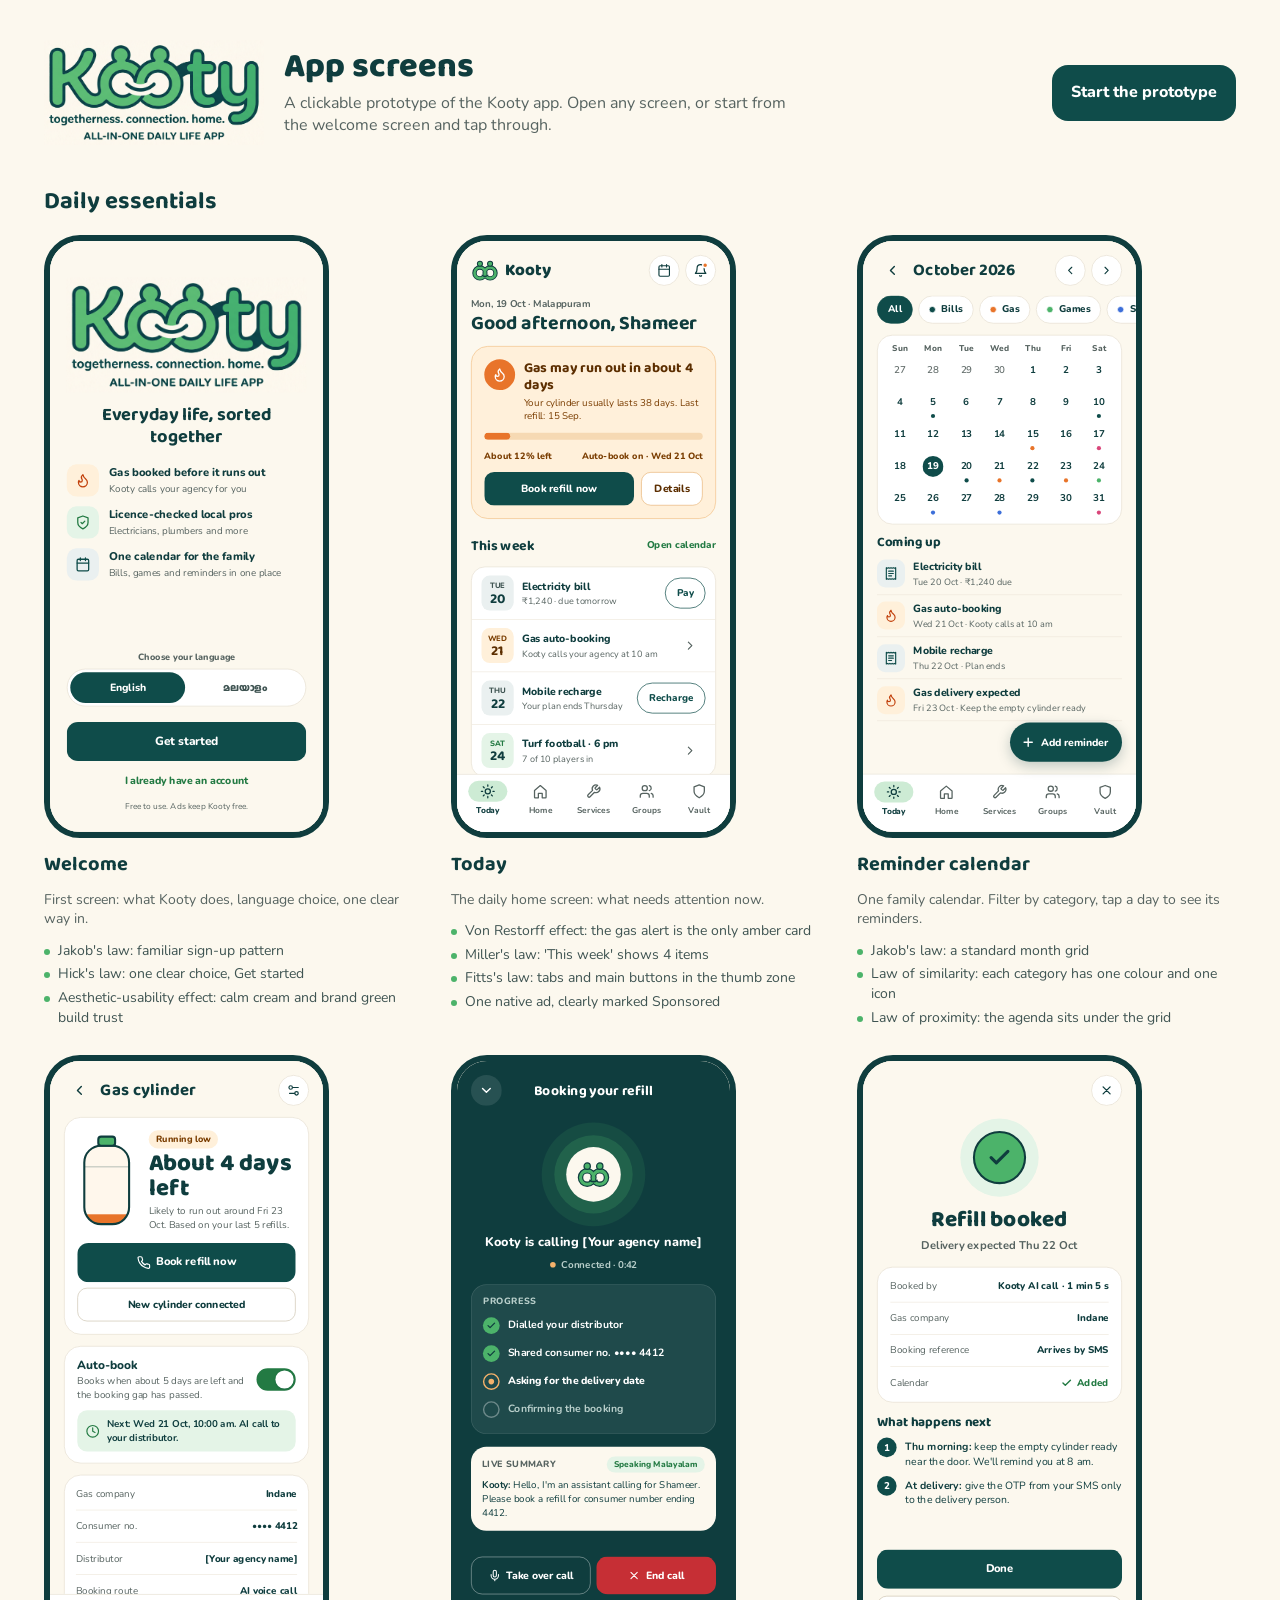
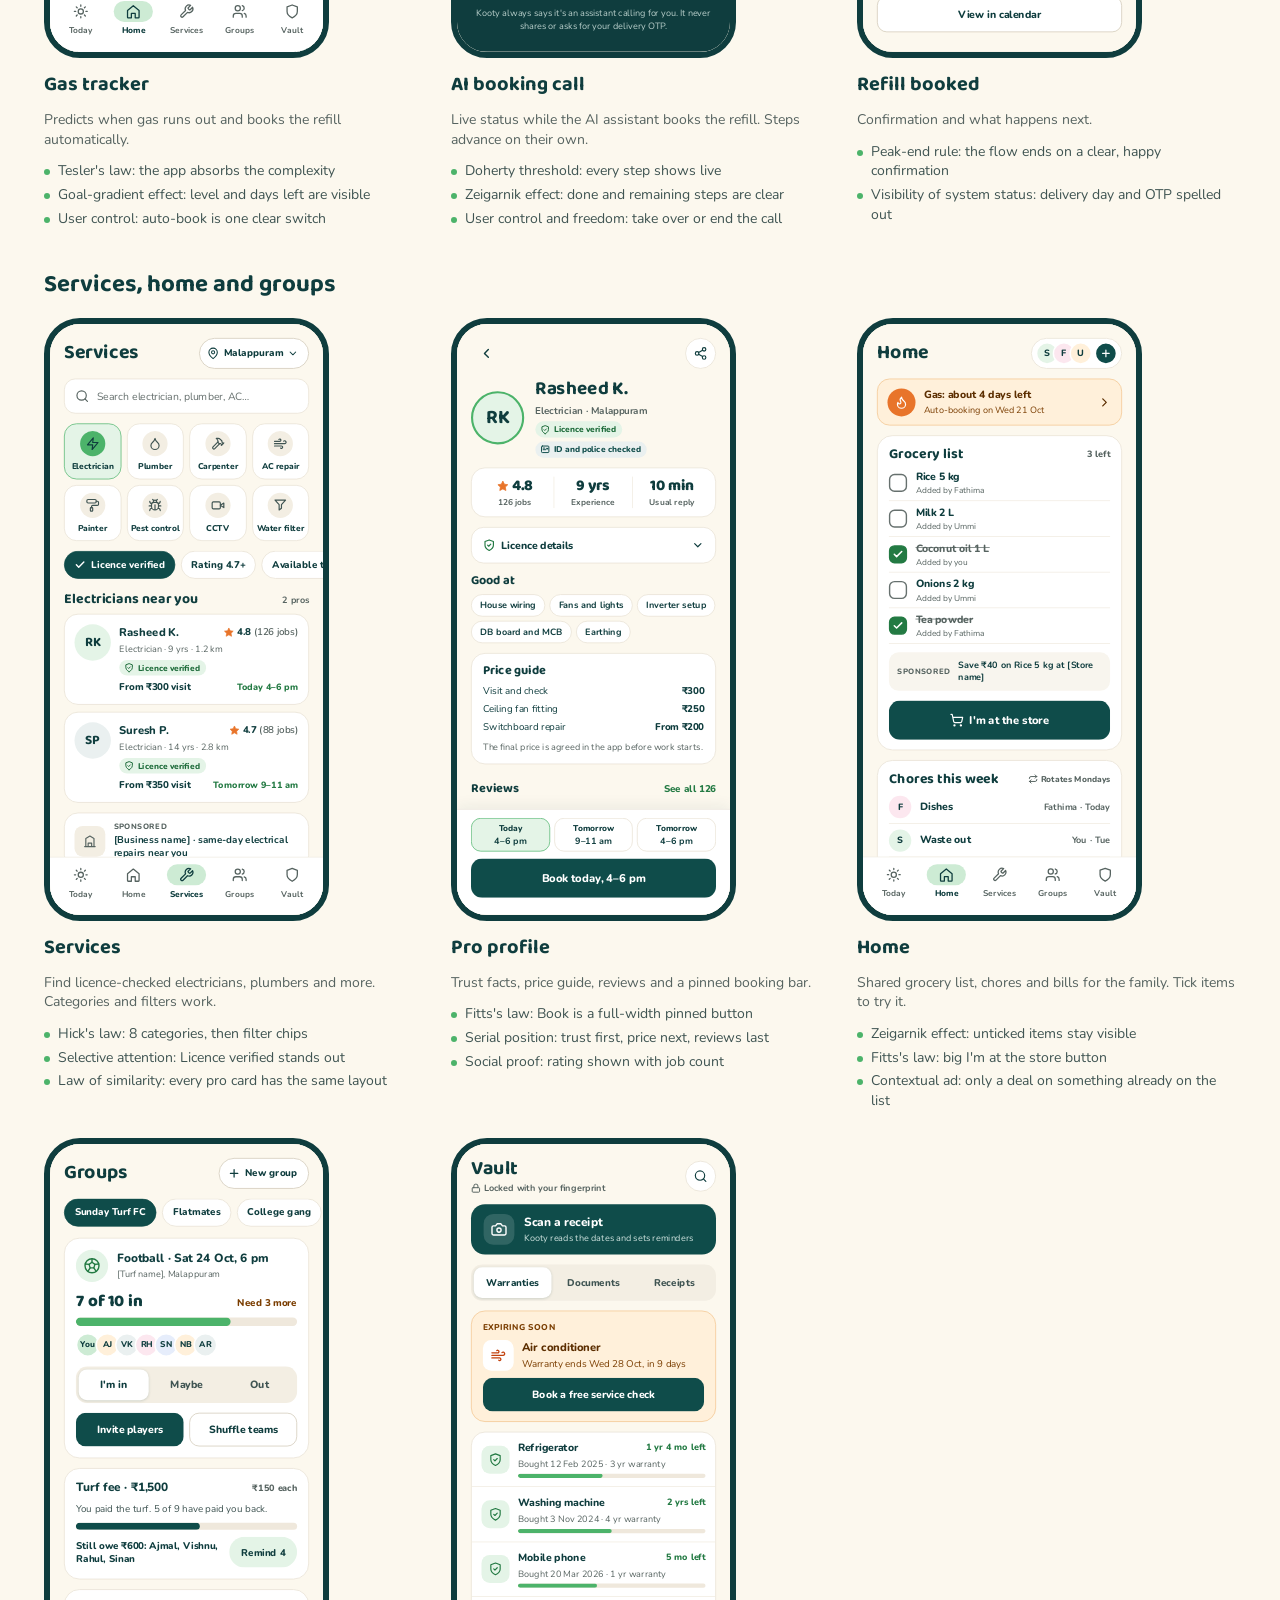
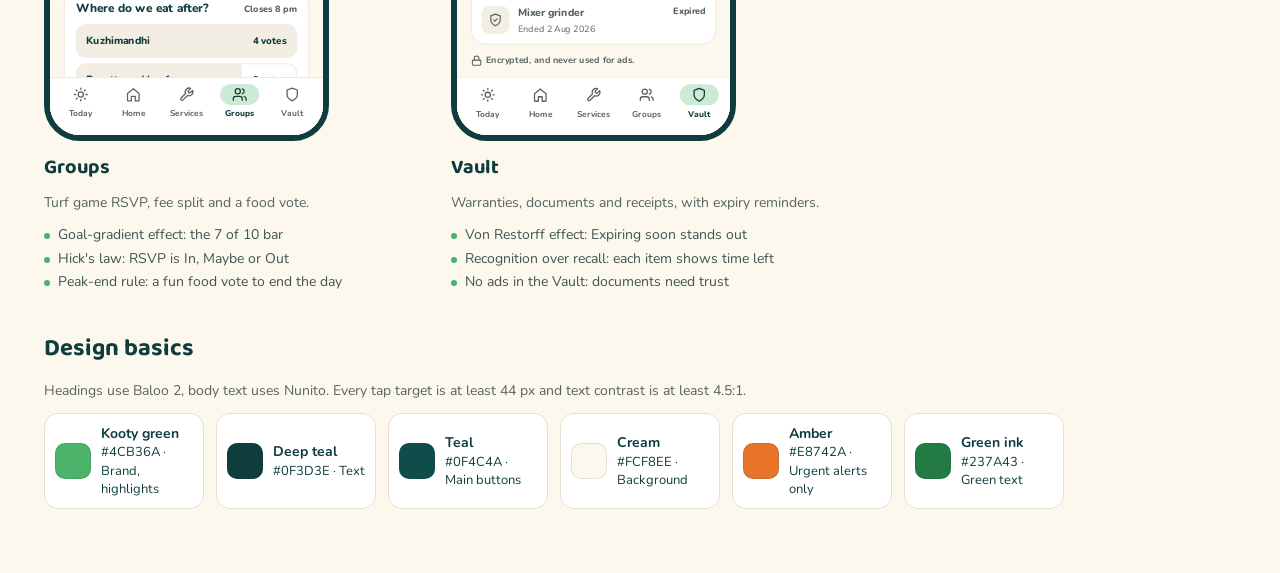
<file: index.html>
<!doctype html>
<html lang="en">
<head>
<meta charset="utf-8">
<meta name="viewport" content="width=device-width, initial-scale=1">
<title>Kooty · App screens</title>
<link rel="icon" href="assets/kooty-mark.svg" type="image/svg+xml">
<link rel="preconnect" href="https://fonts.googleapis.com">
<link rel="preconnect" href="https://fonts.gstatic.com" crossorigin>
<link rel="stylesheet" href="https://fonts.googleapis.com/css2?family=Baloo+2:wght@500;600;700;800&amp;family=Baloo+Chettan+2:wght@600;700&amp;family=Nunito:wght@400;600;700;800&amp;display=swap">
<link rel="stylesheet" href="css/kooty.css">
</head>
<body class="gallery-page">
<main class="gallery">
<header class="gallery__head">
<div class="gallery__brand">
<img src="assets/kooty-logo.png" width="1200" height="573" alt="Kooty">
<div><h1 class="gallery__title">App screens</h1>
<p class="gallery__lede">A clickable prototype of the Kooty app. Open any screen, or start from the welcome screen and tap through.</p></div>
</div>
<a class="btn btn--primary btn--lg" href="screens/welcome.html">Start the prototype</a>
</header>
<h2 class="gallery__group">Daily essentials</h2>
<div class="gallery__grid">
<article class="shot"><a class="shot__frame" href="screens/welcome.html" aria-label="Open the Welcome screen"><iframe src="screens/welcome.html" title="Welcome screen preview" loading="lazy" tabindex="-1" scrolling="no"></iframe></a><h3 class="shot__name"><a href="screens/welcome.html">Welcome</a></h3><p class="text-14 muted">First screen: what Kooty does, language choice, one clear way in.</p><ul class="shot__laws"><li>Jakob&#x27;s law: familiar sign-up pattern</li><li>Hick&#x27;s law: one clear choice, Get started</li><li>Aesthetic-usability effect: calm cream and brand green build trust</li></ul></article>
<article class="shot"><a class="shot__frame" href="screens/today.html" aria-label="Open the Today screen"><iframe src="screens/today.html" title="Today screen preview" loading="lazy" tabindex="-1" scrolling="no"></iframe></a><h3 class="shot__name"><a href="screens/today.html">Today</a></h3><p class="text-14 muted">The daily home screen: what needs attention now.</p><ul class="shot__laws"><li>Von Restorff effect: the gas alert is the only amber card</li><li>Miller&#x27;s law: &#x27;This week&#x27; shows 4 items</li><li>Fitts&#x27;s law: tabs and main buttons in the thumb zone</li><li>One native ad, clearly marked Sponsored</li></ul></article>
<article class="shot"><a class="shot__frame" href="screens/calendar.html" aria-label="Open the Reminder calendar screen"><iframe src="screens/calendar.html" title="Reminder calendar screen preview" loading="lazy" tabindex="-1" scrolling="no"></iframe></a><h3 class="shot__name"><a href="screens/calendar.html">Reminder calendar</a></h3><p class="text-14 muted">One family calendar. Filter by category, tap a day to see its reminders.</p><ul class="shot__laws"><li>Jakob&#x27;s law: a standard month grid</li><li>Law of similarity: each category has one colour and one icon</li><li>Law of proximity: the agenda sits under the grid</li></ul></article>
<article class="shot"><a class="shot__frame" href="screens/gas.html" aria-label="Open the Gas tracker screen"><iframe src="screens/gas.html" title="Gas tracker screen preview" loading="lazy" tabindex="-1" scrolling="no"></iframe></a><h3 class="shot__name"><a href="screens/gas.html">Gas tracker</a></h3><p class="text-14 muted">Predicts when gas runs out and books the refill automatically.</p><ul class="shot__laws"><li>Tesler&#x27;s law: the app absorbs the complexity</li><li>Goal-gradient effect: level and days left are visible</li><li>User control: auto-book is one clear switch</li></ul></article>
<article class="shot"><a class="shot__frame" href="screens/gas-call.html" aria-label="Open the AI booking call screen"><iframe src="screens/gas-call.html" title="AI booking call screen preview" loading="lazy" tabindex="-1" scrolling="no"></iframe></a><h3 class="shot__name"><a href="screens/gas-call.html">AI booking call</a></h3><p class="text-14 muted">Live status while the AI assistant books the refill. Steps advance on their own.</p><ul class="shot__laws"><li>Doherty threshold: every step shows live</li><li>Zeigarnik effect: done and remaining steps are clear</li><li>User control and freedom: take over or end the call</li></ul></article>
<article class="shot"><a class="shot__frame" href="screens/booked.html" aria-label="Open the Refill booked screen"><iframe src="screens/booked.html" title="Refill booked screen preview" loading="lazy" tabindex="-1" scrolling="no"></iframe></a><h3 class="shot__name"><a href="screens/booked.html">Refill booked</a></h3><p class="text-14 muted">Confirmation and what happens next.</p><ul class="shot__laws"><li>Peak-end rule: the flow ends on a clear, happy confirmation</li><li>Visibility of system status: delivery day and OTP spelled out</li></ul></article>
</div>
<h2 class="gallery__group">Services, home and groups</h2>
<div class="gallery__grid">
<article class="shot"><a class="shot__frame" href="screens/services.html" aria-label="Open the Services screen"><iframe src="screens/services.html" title="Services screen preview" loading="lazy" tabindex="-1" scrolling="no"></iframe></a><h3 class="shot__name"><a href="screens/services.html">Services</a></h3><p class="text-14 muted">Find licence-checked electricians, plumbers and more. Categories and filters work.</p><ul class="shot__laws"><li>Hick&#x27;s law: 8 categories, then filter chips</li><li>Selective attention: Licence verified stands out</li><li>Law of similarity: every pro card has the same layout</li></ul></article>
<article class="shot"><a class="shot__frame" href="screens/pro.html" aria-label="Open the Pro profile screen"><iframe src="screens/pro.html" title="Pro profile screen preview" loading="lazy" tabindex="-1" scrolling="no"></iframe></a><h3 class="shot__name"><a href="screens/pro.html">Pro profile</a></h3><p class="text-14 muted">Trust facts, price guide, reviews and a pinned booking bar.</p><ul class="shot__laws"><li>Fitts&#x27;s law: Book is a full-width pinned button</li><li>Serial position: trust first, price next, reviews last</li><li>Social proof: rating shown with job count</li></ul></article>
<article class="shot"><a class="shot__frame" href="screens/home.html" aria-label="Open the Home screen"><iframe src="screens/home.html" title="Home screen preview" loading="lazy" tabindex="-1" scrolling="no"></iframe></a><h3 class="shot__name"><a href="screens/home.html">Home</a></h3><p class="text-14 muted">Shared grocery list, chores and bills for the family. Tick items to try it.</p><ul class="shot__laws"><li>Zeigarnik effect: unticked items stay visible</li><li>Fitts&#x27;s law: big I&#x27;m at the store button</li><li>Contextual ad: only a deal on something already on the list</li></ul></article>
<article class="shot"><a class="shot__frame" href="screens/groups.html" aria-label="Open the Groups screen"><iframe src="screens/groups.html" title="Groups screen preview" loading="lazy" tabindex="-1" scrolling="no"></iframe></a><h3 class="shot__name"><a href="screens/groups.html">Groups</a></h3><p class="text-14 muted">Turf game RSVP, fee split and a food vote.</p><ul class="shot__laws"><li>Goal-gradient effect: the 7 of 10 bar</li><li>Hick&#x27;s law: RSVP is In, Maybe or Out</li><li>Peak-end rule: a fun food vote to end the day</li></ul></article>
<article class="shot"><a class="shot__frame" href="screens/vault.html" aria-label="Open the Vault screen"><iframe src="screens/vault.html" title="Vault screen preview" loading="lazy" tabindex="-1" scrolling="no"></iframe></a><h3 class="shot__name"><a href="screens/vault.html">Vault</a></h3><p class="text-14 muted">Warranties, documents and receipts, with expiry reminders.</p><ul class="shot__laws"><li>Von Restorff effect: Expiring soon stands out</li><li>Recognition over recall: each item shows time left</li><li>No ads in the Vault: documents need trust</li></ul></article>
</div>
<h2 class="gallery__group">Design basics</h2>
<p class="text-14 muted">Headings use Baloo 2, body text uses Nunito. Every tap target is at least 44 px and text contrast is at least 4.5:1.</p>
<div class="tokens"><div class="token"><span class="token__swatch" style="background:#4CB36A"></span><span><strong>Kooty green</strong>#4CB36A · Brand, highlights</span></div><div class="token"><span class="token__swatch" style="background:#0F3D3E"></span><span><strong>Deep teal</strong>#0F3D3E · Text</span></div><div class="token"><span class="token__swatch" style="background:#0F4C4A"></span><span><strong>Teal</strong>#0F4C4A · Main buttons</span></div><div class="token"><span class="token__swatch" style="background:#FCF8EE"></span><span><strong>Cream</strong>#FCF8EE · Background</span></div><div class="token"><span class="token__swatch" style="background:#E8742A"></span><span><strong>Amber</strong>#E8742A · Urgent alerts only</span></div><div class="token"><span class="token__swatch" style="background:#237A43"></span><span><strong>Green ink</strong>#237A43 · Green text</span></div></div>
</main>
</body>
</html>
</file>
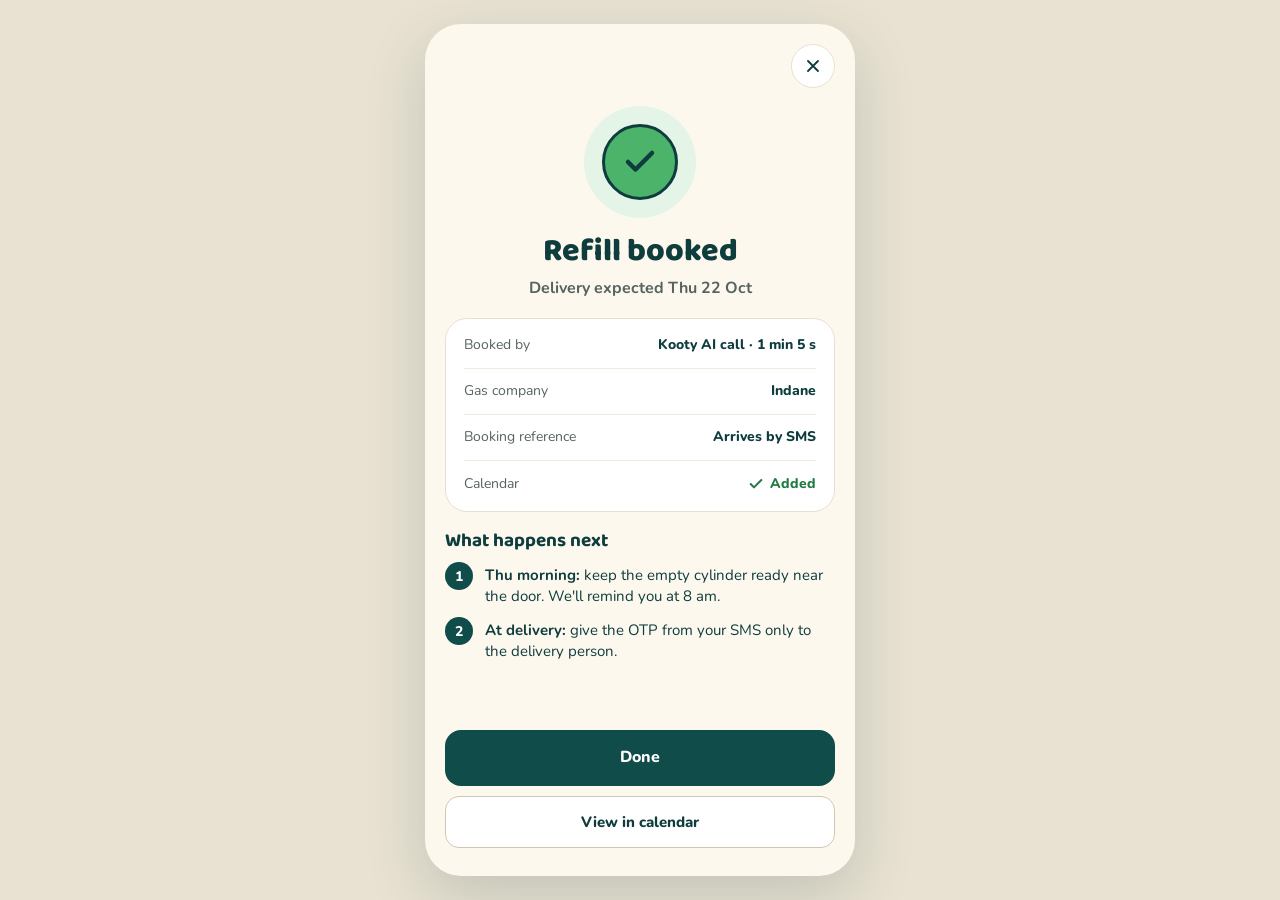
<file: screens/booked.html>
<!doctype html>
<html lang="en">
<head>
<meta charset="utf-8">
<meta name="viewport" content="width=device-width, initial-scale=1, viewport-fit=cover">
<title>Refill booked · Kooty</title>
<meta name="theme-color" content="#FCF8EE">
<link rel="icon" href="../assets/kooty-mark.svg" type="image/svg+xml">
<link rel="preconnect" href="https://fonts.googleapis.com">
<link rel="preconnect" href="https://fonts.gstatic.com" crossorigin>
<link rel="stylesheet" href="https://fonts.googleapis.com/css2?family=Baloo+2:wght@500;600;700;800&amp;family=Baloo+Chettan+2:wght@600;700&amp;family=Nunito:wght@400;600;700;800&amp;display=swap">
<link rel="stylesheet" href="../css/kooty.css">
<script src="../js/kooty.js" defer></script>
</head>
<body data-page="booked">
<div class="app">
<main class="screen" style="gap:18px;padding-bottom:28px">
<header class="topbar" style="justify-content:flex-end">
<a class="icon-btn" href="today.html" aria-label="Close"><svg width="20" height="20" viewBox="0 0 24 24" fill="none" stroke="currentColor" stroke-width="2.2" stroke-linecap="round" stroke-linejoin="round" aria-hidden="true" focusable="false"><path d="M18 6 6 18M6 6l12 12"/></svg></a>
</header>

<section class="success">
<div class="success__ring" aria-hidden="true"><div class="success__check"><svg width="36" height="36" viewBox="0 0 24 24" fill="none" stroke="currentColor" stroke-width="3" stroke-linecap="round" stroke-linejoin="round" aria-hidden="true" focusable="false"><path d="M20 6 9 17l-5-5"/></svg></div></div>
<h1 class="success__title">Refill booked</h1>
<p class="success__sub">Delivery expected Thu 22 Oct</p>
</section>

<section class="card card--list" style="border-radius:22px;padding:4px 18px" aria-label="Booking details">
<dl class="kv">
<div class="kv__row"><dt>Booked by</dt><dd>Kooty AI call · 1 min 5 s</dd></div>
<div class="kv__row"><dt>Gas company</dt><dd>Indane</dd></div>
<div class="kv__row"><dt>Booking reference</dt><dd>Arrives by SMS</dd></div>
<div class="kv__row"><dt>Calendar</dt><dd class="kv__ok"><svg width="16" height="16" viewBox="0 0 24 24" fill="none" stroke="currentColor" stroke-width="3" stroke-linecap="round" stroke-linejoin="round" aria-hidden="true" focusable="false"><path d="M20 6 9 17l-5-5"/></svg>Added</dd></div>
</dl>
</section>

<section class="section" style="gap:10px" aria-labelledby="next-title">
<h2 id="next-title" class="h-section" style="font-size:19px">What happens next</h2>
<ol class="next-steps">
<li><span class="next-steps__num" aria-hidden="true">1</span><p><strong>Thu morning:</strong> keep the empty cylinder ready near the door. We'll remind you at 8 am.</p></li>
<li><span class="next-steps__num" aria-hidden="true">2</span><p><strong>At delivery:</strong> give the OTP from your SMS only to the delivery person.</p></li>
</ol>
</section>

<div class="spacer"></div>

<div class="stack gap-10">
<a class="btn btn--primary btn--lg btn--block" href="today.html">Done</a>
<a class="btn btn--secondary btn--block" href="calendar.html" style="min-height:52px">View in calendar</a>
</div>
</main>
</div>
</body>
</html>
</file>
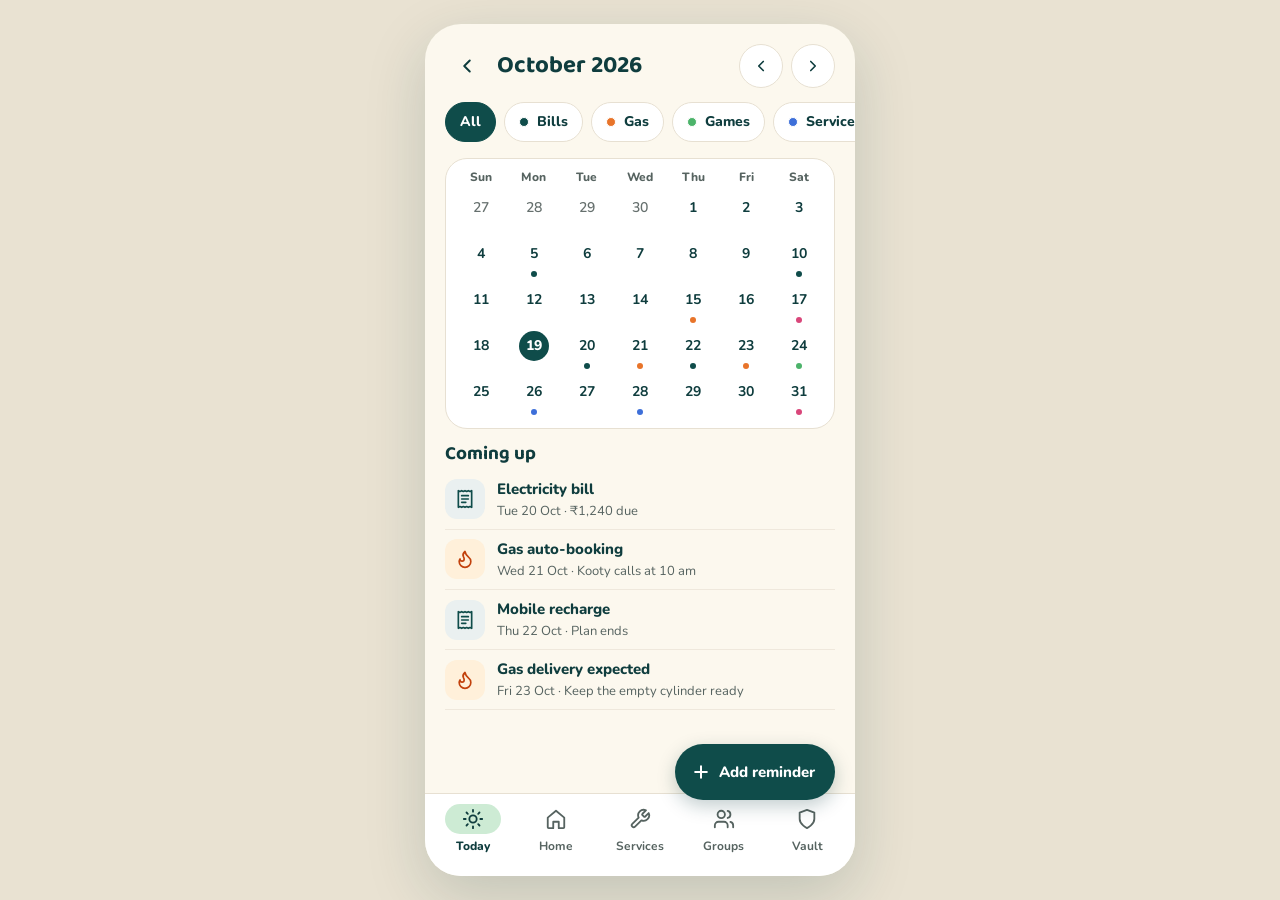
<file: screens/calendar.html>
<!doctype html>
<html lang="en">
<head>
<meta charset="utf-8">
<meta name="viewport" content="width=device-width, initial-scale=1, viewport-fit=cover">
<title>Reminder calendar · Kooty</title>
<meta name="theme-color" content="#FCF8EE">
<link rel="icon" href="../assets/kooty-mark.svg" type="image/svg+xml">
<link rel="preconnect" href="https://fonts.googleapis.com">
<link rel="preconnect" href="https://fonts.gstatic.com" crossorigin>
<link rel="stylesheet" href="https://fonts.googleapis.com/css2?family=Baloo+2:wght@500;600;700;800&amp;family=Baloo+Chettan+2:wght@600;700&amp;family=Nunito:wght@400;600;700;800&amp;display=swap">
<link rel="stylesheet" href="../css/kooty.css">
<script src="../js/kooty.js" defer></script>
</head>
<body data-page="calendar">
<div class="app">
<main class="screen screen--tight">
<header class="topbar">
<a class="icon-btn icon-btn--ghost" href="today.html" aria-label="Back to Today"><svg width="22" height="22" viewBox="0 0 24 24" fill="none" stroke="currentColor" stroke-width="2.2" stroke-linecap="round" stroke-linejoin="round" aria-hidden="true" focusable="false"><path d="m15 18-6-6 6-6"/></svg></a>
<h1 class="topbar__title">October 2026</h1>
<button class="icon-btn" type="button" aria-label="Previous month"><svg width="18" height="18" viewBox="0 0 24 24" fill="none" stroke="currentColor" stroke-width="2.2" stroke-linecap="round" stroke-linejoin="round" aria-hidden="true" focusable="false"><path d="m15 18-6-6 6-6"/></svg></button>
<button class="icon-btn" type="button" aria-label="Next month"><svg width="18" height="18" viewBox="0 0 24 24" fill="none" stroke="currentColor" stroke-width="2.2" stroke-linecap="round" stroke-linejoin="round" aria-hidden="true" focusable="false"><path d="m9 18 6-6-6-6"/></svg></button>
</header>

<div class="chips" role="group" aria-label="Filter by category">
<button class="chip" type="button" aria-pressed="true" data-cat="all">All</button><button class="chip" type="button" aria-pressed="false" data-cat="bills"><span class="chip__dot chip__dot--bills"></span>Bills</button><button class="chip" type="button" aria-pressed="false" data-cat="gas"><span class="chip__dot chip__dot--gas"></span>Gas</button><button class="chip" type="button" aria-pressed="false" data-cat="games"><span class="chip__dot chip__dot--games"></span>Games</button><button class="chip" type="button" aria-pressed="false" data-cat="services"><span class="chip__dot chip__dot--services"></span>Services</button><button class="chip" type="button" aria-pressed="false" data-cat="birthdays"><span class="chip__dot chip__dot--birthdays"></span>Birthdays</button>
</div>

<section class="card cal" aria-label="Month view">
<div class="cal__dow" aria-hidden="true"><span>Sun</span><span>Mon</span><span>Tue</span><span>Wed</span><span>Thu</span><span>Fri</span><span>Sat</span></div>
<div class="cal__grid">
<button class="cal-day cal-day--out" type="button" disabled aria-label="27 September"><span class="cal-day__num">27</span><span class="cal-day__dots"></span></button><button class="cal-day cal-day--out" type="button" disabled aria-label="28 September"><span class="cal-day__num">28</span><span class="cal-day__dots"></span></button><button class="cal-day cal-day--out" type="button" disabled aria-label="29 September"><span class="cal-day__num">29</span><span class="cal-day__dots"></span></button><button class="cal-day cal-day--out" type="button" disabled aria-label="30 September"><span class="cal-day__num">30</span><span class="cal-day__dots"></span></button><button class="cal-day" type="button" aria-pressed="false" data-day="1" aria-label="Thu 1 October"><span class="cal-day__num">1</span><span class="cal-day__dots"></span></button><button class="cal-day" type="button" aria-pressed="false" data-day="2" aria-label="Fri 2 October"><span class="cal-day__num">2</span><span class="cal-day__dots"></span></button><button class="cal-day" type="button" aria-pressed="false" data-day="3" aria-label="Sat 3 October"><span class="cal-day__num">3</span><span class="cal-day__dots"></span></button><button class="cal-day" type="button" aria-pressed="false" data-day="4" aria-label="Sun 4 October"><span class="cal-day__num">4</span><span class="cal-day__dots"></span></button><button class="cal-day" type="button" aria-pressed="false" data-day="5" aria-label="Mon 5 October, 1 reminder"><span class="cal-day__num">5</span><span class="cal-day__dots"><span class="dot dot--bills" data-cat="bills"></span></span></button><button class="cal-day" type="button" aria-pressed="false" data-day="6" aria-label="Tue 6 October"><span class="cal-day__num">6</span><span class="cal-day__dots"></span></button><button class="cal-day" type="button" aria-pressed="false" data-day="7" aria-label="Wed 7 October"><span class="cal-day__num">7</span><span class="cal-day__dots"></span></button><button class="cal-day" type="button" aria-pressed="false" data-day="8" aria-label="Thu 8 October"><span class="cal-day__num">8</span><span class="cal-day__dots"></span></button><button class="cal-day" type="button" aria-pressed="false" data-day="9" aria-label="Fri 9 October"><span class="cal-day__num">9</span><span class="cal-day__dots"></span></button><button class="cal-day" type="button" aria-pressed="false" data-day="10" aria-label="Sat 10 October, 1 reminder"><span class="cal-day__num">10</span><span class="cal-day__dots"><span class="dot dot--bills" data-cat="bills"></span></span></button><button class="cal-day" type="button" aria-pressed="false" data-day="11" aria-label="Sun 11 October"><span class="cal-day__num">11</span><span class="cal-day__dots"></span></button><button class="cal-day" type="button" aria-pressed="false" data-day="12" aria-label="Mon 12 October"><span class="cal-day__num">12</span><span class="cal-day__dots"></span></button><button class="cal-day" type="button" aria-pressed="false" data-day="13" aria-label="Tue 13 October"><span class="cal-day__num">13</span><span class="cal-day__dots"></span></button><button class="cal-day" type="button" aria-pressed="false" data-day="14" aria-label="Wed 14 October"><span class="cal-day__num">14</span><span class="cal-day__dots"></span></button><button class="cal-day" type="button" aria-pressed="false" data-day="15" aria-label="Thu 15 October, 1 reminder"><span class="cal-day__num">15</span><span class="cal-day__dots"><span class="dot dot--gas" data-cat="gas"></span></span></button><button class="cal-day" type="button" aria-pressed="false" data-day="16" aria-label="Fri 16 October"><span class="cal-day__num">16</span><span class="cal-day__dots"></span></button><button class="cal-day" type="button" aria-pressed="false" data-day="17" aria-label="Sat 17 October, 1 reminder"><span class="cal-day__num">17</span><span class="cal-day__dots"><span class="dot dot--birthdays" data-cat="birthdays"></span></span></button><button class="cal-day" type="button" aria-pressed="false" data-day="18" aria-label="Sun 18 October"><span class="cal-day__num">18</span><span class="cal-day__dots"></span></button><button class="cal-day cal-day--today" type="button" aria-pressed="false" data-day="19" aria-label="Mon 19 October, today"><span class="cal-day__num">19</span><span class="cal-day__dots"></span></button><button class="cal-day" type="button" aria-pressed="false" data-day="20" aria-label="Tue 20 October, 1 reminder"><span class="cal-day__num">20</span><span class="cal-day__dots"><span class="dot dot--bills" data-cat="bills"></span></span></button><button class="cal-day" type="button" aria-pressed="false" data-day="21" aria-label="Wed 21 October, 1 reminder"><span class="cal-day__num">21</span><span class="cal-day__dots"><span class="dot dot--gas" data-cat="gas"></span></span></button><button class="cal-day" type="button" aria-pressed="false" data-day="22" aria-label="Thu 22 October, 1 reminder"><span class="cal-day__num">22</span><span class="cal-day__dots"><span class="dot dot--bills" data-cat="bills"></span></span></button><button class="cal-day" type="button" aria-pressed="false" data-day="23" aria-label="Fri 23 October, 1 reminder"><span class="cal-day__num">23</span><span class="cal-day__dots"><span class="dot dot--gas" data-cat="gas"></span></span></button><button class="cal-day" type="button" aria-pressed="false" data-day="24" aria-label="Sat 24 October, 1 reminder"><span class="cal-day__num">24</span><span class="cal-day__dots"><span class="dot dot--games" data-cat="games"></span></span></button><button class="cal-day" type="button" aria-pressed="false" data-day="25" aria-label="Sun 25 October"><span class="cal-day__num">25</span><span class="cal-day__dots"></span></button><button class="cal-day" type="button" aria-pressed="false" data-day="26" aria-label="Mon 26 October, 1 reminder"><span class="cal-day__num">26</span><span class="cal-day__dots"><span class="dot dot--services" data-cat="services"></span></span></button><button class="cal-day" type="button" aria-pressed="false" data-day="27" aria-label="Tue 27 October"><span class="cal-day__num">27</span><span class="cal-day__dots"></span></button><button class="cal-day" type="button" aria-pressed="false" data-day="28" aria-label="Wed 28 October, 1 reminder"><span class="cal-day__num">28</span><span class="cal-day__dots"><span class="dot dot--services" data-cat="services"></span></span></button><button class="cal-day" type="button" aria-pressed="false" data-day="29" aria-label="Thu 29 October"><span class="cal-day__num">29</span><span class="cal-day__dots"></span></button><button class="cal-day" type="button" aria-pressed="false" data-day="30" aria-label="Fri 30 October"><span class="cal-day__num">30</span><span class="cal-day__dots"></span></button><button class="cal-day" type="button" aria-pressed="false" data-day="31" aria-label="Sat 31 October, 1 reminder"><span class="cal-day__num">31</span><span class="cal-day__dots"><span class="dot dot--birthdays" data-cat="birthdays"></span></span></button>
</div>
</section>

<section class="stack gap-4" aria-labelledby="agenda-title">
<h2 id="agenda-title" class="h-section" style="font-size:19px" data-agenda-title>Coming up</h2>
<p class="empty-note" data-agenda-empty hidden>Nothing here yet. Tap Add reminder to plan something.</p>
<ul class="rows" data-agenda>
<li class="row row--agenda" data-day="5" data-cat="bills" hidden><span class="bubble bubble--sm bubble--square bubble--teal"><svg width="20" height="20" viewBox="0 0 24 24" fill="none" stroke="currentColor" stroke-width="2" stroke-linecap="round" stroke-linejoin="round" aria-hidden="true" focusable="false"><path d="M4 2v20l2-1 2 1 2-1 2 1 2-1 2 1 2-1 2 1V2l-2 1-2-1-2 1-2-1-2 1-2-1-2 1Z"/><path d="M16 8H8M16 12H8M13 16H8"/></svg></span><div class="row__body"><span class="row__title">House rent</span><span class="row__sub">Mon 5 Oct · Paid</span></div></li><li class="row row--agenda" data-day="10" data-cat="bills" hidden><span class="bubble bubble--sm bubble--square bubble--teal"><svg width="20" height="20" viewBox="0 0 24 24" fill="none" stroke="currentColor" stroke-width="2" stroke-linecap="round" stroke-linejoin="round" aria-hidden="true" focusable="false"><path d="M4 2v20l2-1 2 1 2-1 2 1 2-1 2 1 2-1 2 1V2l-2 1-2-1-2 1-2-1-2 1-2-1-2 1Z"/><path d="M16 8H8M16 12H8M13 16H8"/></svg></span><div class="row__body"><span class="row__title">School fees</span><span class="row__sub">Sat 10 Oct · Paid</span></div></li><li class="row row--agenda" data-day="15" data-cat="gas" hidden><span class="bubble bubble--sm bubble--square bubble--amber-tint"><svg width="20" height="20" viewBox="0 0 24 24" fill="none" stroke="currentColor" stroke-width="2" stroke-linecap="round" stroke-linejoin="round" aria-hidden="true" focusable="false"><path d="M8.5 14.5A2.5 2.5 0 0 0 11 12c0-1.38-.5-2-1-3-1.07-2.14-.22-4.05 2-6 .5 2.5 2 4.9 4 6.5 2 1.6 3 3.5 3 5.5a7 7 0 1 1-14 0c0-1.15.43-2.29 1-3a2.5 2.5 0 0 0 2.5 2.5z"/></svg></span><div class="row__body"><span class="row__title">Gas delivered</span><span class="row__sub">Thu 15 Oct · New cylinder connected</span></div></li><li class="row row--agenda" data-day="17" data-cat="birthdays" hidden><span class="bubble bubble--sm bubble--square bubble--pink"><svg width="20" height="20" viewBox="0 0 24 24" fill="none" stroke="currentColor" stroke-width="2" stroke-linecap="round" stroke-linejoin="round" aria-hidden="true" focusable="false"><rect x="3" y="8" width="18" height="4" rx="1"/><path d="M12 8v13M19 12v7a2 2 0 0 1-2 2H7a2 2 0 0 1-2-2v-7"/><path d="M7.5 8a2.5 2.5 0 0 1 0-5C10 3 12 8 12 8s2-5 4.5-5a2.5 2.5 0 0 1 0 5"/></svg></span><div class="row__body"><span class="row__title">Ummi&#x27;s birthday</span><span class="row__sub">Sat 17 Oct · Done</span></div></li><li class="row row--agenda" data-day="20" data-cat="bills"><span class="bubble bubble--sm bubble--square bubble--teal"><svg width="20" height="20" viewBox="0 0 24 24" fill="none" stroke="currentColor" stroke-width="2" stroke-linecap="round" stroke-linejoin="round" aria-hidden="true" focusable="false"><path d="M4 2v20l2-1 2 1 2-1 2 1 2-1 2 1 2-1 2 1V2l-2 1-2-1-2 1-2-1-2 1-2-1-2 1Z"/><path d="M16 8H8M16 12H8M13 16H8"/></svg></span><div class="row__body"><span class="row__title">Electricity bill</span><span class="row__sub">Tue 20 Oct · ₹1,240 due</span></div></li><li class="row row--agenda" data-day="21" data-cat="gas"><span class="bubble bubble--sm bubble--square bubble--amber-tint"><svg width="20" height="20" viewBox="0 0 24 24" fill="none" stroke="currentColor" stroke-width="2" stroke-linecap="round" stroke-linejoin="round" aria-hidden="true" focusable="false"><path d="M8.5 14.5A2.5 2.5 0 0 0 11 12c0-1.38-.5-2-1-3-1.07-2.14-.22-4.05 2-6 .5 2.5 2 4.9 4 6.5 2 1.6 3 3.5 3 5.5a7 7 0 1 1-14 0c0-1.15.43-2.29 1-3a2.5 2.5 0 0 0 2.5 2.5z"/></svg></span><div class="row__body"><span class="row__title">Gas auto-booking</span><span class="row__sub">Wed 21 Oct · Kooty calls at 10 am</span></div></li><li class="row row--agenda" data-day="22" data-cat="bills"><span class="bubble bubble--sm bubble--square bubble--teal"><svg width="20" height="20" viewBox="0 0 24 24" fill="none" stroke="currentColor" stroke-width="2" stroke-linecap="round" stroke-linejoin="round" aria-hidden="true" focusable="false"><path d="M4 2v20l2-1 2 1 2-1 2 1 2-1 2 1 2-1 2 1V2l-2 1-2-1-2 1-2-1-2 1-2-1-2 1Z"/><path d="M16 8H8M16 12H8M13 16H8"/></svg></span><div class="row__body"><span class="row__title">Mobile recharge</span><span class="row__sub">Thu 22 Oct · Plan ends</span></div></li><li class="row row--agenda" data-day="23" data-cat="gas"><span class="bubble bubble--sm bubble--square bubble--amber-tint"><svg width="20" height="20" viewBox="0 0 24 24" fill="none" stroke="currentColor" stroke-width="2" stroke-linecap="round" stroke-linejoin="round" aria-hidden="true" focusable="false"><path d="M8.5 14.5A2.5 2.5 0 0 0 11 12c0-1.38-.5-2-1-3-1.07-2.14-.22-4.05 2-6 .5 2.5 2 4.9 4 6.5 2 1.6 3 3.5 3 5.5a7 7 0 1 1-14 0c0-1.15.43-2.29 1-3a2.5 2.5 0 0 0 2.5 2.5z"/></svg></span><div class="row__body"><span class="row__title">Gas delivery expected</span><span class="row__sub">Fri 23 Oct · Keep the empty cylinder ready</span></div></li><li class="row row--agenda" data-day="24" data-cat="games" hidden><span class="bubble bubble--sm bubble--square "><svg width="20" height="20" viewBox="0 0 24 24" fill="none" stroke="currentColor" stroke-width="2" stroke-linecap="round" stroke-linejoin="round" aria-hidden="true" focusable="false"><path d="M16 21v-2a4 4 0 0 0-4-4H6a4 4 0 0 0-4 4v2"/><circle cx="9" cy="7" r="4"/><path d="M22 21v-2a4 4 0 0 0-3-3.87M16 3.13a4 4 0 0 1 0 7.75"/></svg></span><div class="row__body"><span class="row__title">Turf football</span><span class="row__sub">Sat 24 Oct · 6 pm · 7 of 10 in</span></div></li><li class="row row--agenda" data-day="26" data-cat="services" hidden><span class="bubble bubble--sm bubble--square bubble--blue"><svg width="20" height="20" viewBox="0 0 24 24" fill="none" stroke="currentColor" stroke-width="2" stroke-linecap="round" stroke-linejoin="round" aria-hidden="true" focusable="false"><path d="M14.7 6.3a1 1 0 0 0 0 1.4l1.6 1.6a1 1 0 0 0 1.4 0l3.77-3.77a6 6 0 0 1-7.94 7.94l-6.91 6.91a2.12 2.12 0 0 1-3-3l6.91-6.91a6 6 0 0 1 7.94-7.94l-3.76 3.76z"/></svg></span><div class="row__body"><span class="row__title">Water tank cleaning</span><span class="row__sub">Mon 26 Oct · Every 6 months</span></div></li><li class="row row--agenda" data-day="28" data-cat="services" hidden><span class="bubble bubble--sm bubble--square bubble--blue"><svg width="20" height="20" viewBox="0 0 24 24" fill="none" stroke="currentColor" stroke-width="2" stroke-linecap="round" stroke-linejoin="round" aria-hidden="true" focusable="false"><path d="M14.7 6.3a1 1 0 0 0 0 1.4l1.6 1.6a1 1 0 0 0 1.4 0l3.77-3.77a6 6 0 0 1-7.94 7.94l-6.91 6.91a2.12 2.12 0 0 1-3-3l6.91-6.91a6 6 0 0 1 7.94-7.94l-3.76 3.76z"/></svg></span><div class="row__body"><span class="row__title">AC warranty ends</span><span class="row__sub">Wed 28 Oct · Book a service first</span></div></li><li class="row row--agenda" data-day="31" data-cat="birthdays" hidden><span class="bubble bubble--sm bubble--square bubble--pink"><svg width="20" height="20" viewBox="0 0 24 24" fill="none" stroke="currentColor" stroke-width="2" stroke-linecap="round" stroke-linejoin="round" aria-hidden="true" focusable="false"><rect x="3" y="8" width="18" height="4" rx="1"/><path d="M12 8v13M19 12v7a2 2 0 0 1-2 2H7a2 2 0 0 1-2-2v-7"/><path d="M7.5 8a2.5 2.5 0 0 1 0-5C10 3 12 8 12 8s2-5 4.5-5a2.5 2.5 0 0 1 0 5"/></svg></span><div class="row__body"><span class="row__title">Fathima&#x27;s birthday</span><span class="row__sub">Sat 31 Oct · Gift pool open</span></div></li>
</ul>
</section>
</main>
<a class="fab" href="today.html"><svg width="20" height="20" viewBox="0 0 24 24" fill="none" stroke="currentColor" stroke-width="2.4" stroke-linecap="round" stroke-linejoin="round" aria-hidden="true" focusable="false"><path d="M12 5v14M5 12h14"/></svg>Add reminder</a>
<nav class="tabbar" aria-label="Main">
<a class="tabbar__link" href="today.html" aria-current="page"><span class="tabbar__icon"><svg width="22" height="22" viewBox="0 0 24 24" fill="none" stroke="currentColor" stroke-width="2" stroke-linecap="round" stroke-linejoin="round" aria-hidden="true" focusable="false"><circle cx="12" cy="12" r="4"/><path d="M12 2v2M12 20v2M4.93 4.93l1.41 1.41M17.66 17.66l1.41 1.41M2 12h2M20 12h2M6.34 17.66l-1.41 1.41M19.07 4.93l-1.41 1.41"/></svg></span>Today</a>
<a class="tabbar__link" href="home.html"><span class="tabbar__icon"><svg width="22" height="22" viewBox="0 0 24 24" fill="none" stroke="currentColor" stroke-width="2" stroke-linecap="round" stroke-linejoin="round" aria-hidden="true" focusable="false"><path d="M3 10.5 12 3l9 7.5V21a1 1 0 0 1-1 1h-5v-7h-6v7H4a1 1 0 0 1-1-1z"/></svg></span>Home</a>
<a class="tabbar__link" href="services.html"><span class="tabbar__icon"><svg width="22" height="22" viewBox="0 0 24 24" fill="none" stroke="currentColor" stroke-width="2" stroke-linecap="round" stroke-linejoin="round" aria-hidden="true" focusable="false"><path d="M14.7 6.3a1 1 0 0 0 0 1.4l1.6 1.6a1 1 0 0 0 1.4 0l3.77-3.77a6 6 0 0 1-7.94 7.94l-6.91 6.91a2.12 2.12 0 0 1-3-3l6.91-6.91a6 6 0 0 1 7.94-7.94l-3.76 3.76z"/></svg></span>Services</a>
<a class="tabbar__link" href="groups.html"><span class="tabbar__icon"><svg width="22" height="22" viewBox="0 0 24 24" fill="none" stroke="currentColor" stroke-width="2" stroke-linecap="round" stroke-linejoin="round" aria-hidden="true" focusable="false"><path d="M16 21v-2a4 4 0 0 0-4-4H6a4 4 0 0 0-4 4v2"/><circle cx="9" cy="7" r="4"/><path d="M22 21v-2a4 4 0 0 0-3-3.87M16 3.13a4 4 0 0 1 0 7.75"/></svg></span>Groups</a>
<a class="tabbar__link" href="vault.html"><span class="tabbar__icon"><svg width="22" height="22" viewBox="0 0 24 24" fill="none" stroke="currentColor" stroke-width="2" stroke-linecap="round" stroke-linejoin="round" aria-hidden="true" focusable="false"><path d="M12 22s8-4 8-10V5l-8-3-8 3v7c0 6 8 10 8 10z"/></svg></span>Vault</a>
</nav>
</div>
</body>
</html>
</file>
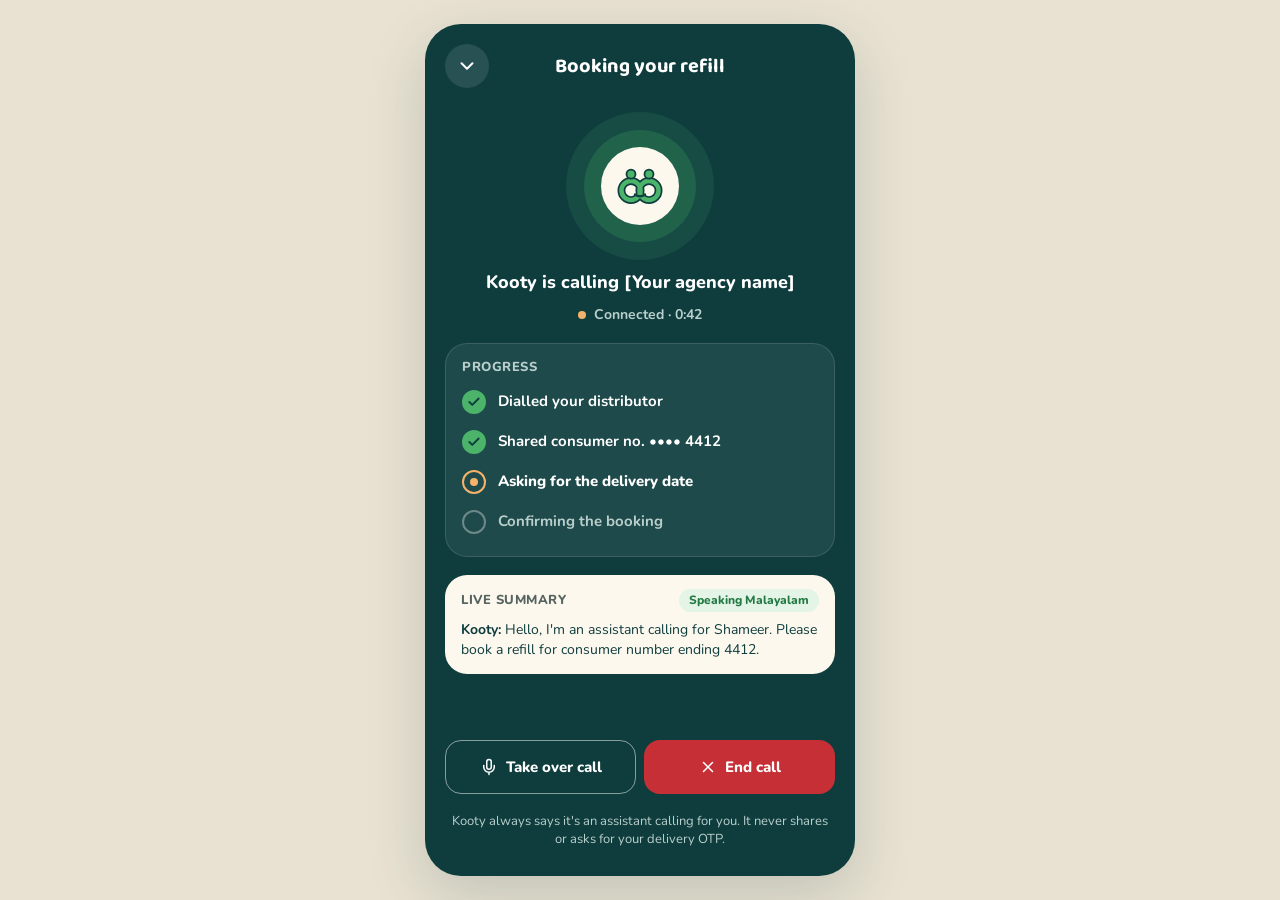
<file: screens/gas-call.html>
<!doctype html>
<html lang="en">
<head>
<meta charset="utf-8">
<meta name="viewport" content="width=device-width, initial-scale=1, viewport-fit=cover">
<title>AI booking call · Kooty</title>
<meta name="theme-color" content="#0F3D3E">
<link rel="icon" href="../assets/kooty-mark.svg" type="image/svg+xml">
<link rel="preconnect" href="https://fonts.googleapis.com">
<link rel="preconnect" href="https://fonts.gstatic.com" crossorigin>
<link rel="stylesheet" href="https://fonts.googleapis.com/css2?family=Baloo+2:wght@500;600;700;800&amp;family=Baloo+Chettan+2:wght@600;700&amp;family=Nunito:wght@400;600;700;800&amp;display=swap">
<link rel="stylesheet" href="../css/kooty.css">
<script src="../js/kooty.js" defer></script>
</head>
<body data-page="gas-call">
<div class="app app--dark">
<main class="screen">
<header class="topbar">
<a class="icon-btn" href="gas.html" aria-label="Minimise"><svg width="22" height="22" viewBox="0 0 24 24" fill="none" stroke="currentColor" stroke-width="2.2" stroke-linecap="round" stroke-linejoin="round" aria-hidden="true" focusable="false"><path d="m6 9 6 6 6-6"/></svg></a>
<h1 class="call-title">Booking your refill</h1>
<span style="width:44px;flex:none" aria-hidden="true"></span>
</header>

<section class="call-hero" aria-live="polite">
<div class="call-hero__rings" aria-hidden="true"><div class="call-hero__ring2"><div class="call-hero__core"><svg width="50" height="36" viewBox="0 0 44 32" aria-hidden="true" focusable="false"><circle cx="14" cy="20" r="8.5" fill="none" stroke="#0F3D3E" stroke-width="7"/><circle cx="30" cy="20" r="8.5" fill="none" stroke="#0F3D3E" stroke-width="7"/><circle cx="14" cy="20" r="8.5" fill="none" stroke="#4CB36A" stroke-width="4"/><circle cx="30" cy="20" r="8.5" fill="none" stroke="#4CB36A" stroke-width="4"/><circle cx="14" cy="5.5" r="4" fill="#4CB36A" stroke="#0F3D3E" stroke-width="1.6"/><circle cx="30" cy="5.5" r="4" fill="#4CB36A" stroke="#0F3D3E" stroke-width="1.6"/><path d="M17.5 23.5 Q22 27 26.5 23.5" fill="none" stroke="#0F3D3E" stroke-width="2" stroke-linecap="round"/></svg></div></div></div>
<p class="call-hero__name">Kooty is calling [Your agency name]</p>
<p class="call-status" data-call-status><span class="call-status__dot"></span><span data-call-status-text>Connected · 0:42</span></p>
</section>

<section class="dark-card" aria-labelledby="steps-title">
<h2 id="steps-title" class="dark-card__label">Progress</h2>
<ol class="steps" data-steps>
<li data-state="done"><span class="step__icon"><svg width="14" height="14" viewBox="0 0 24 24" fill="none" stroke="currentColor" stroke-width="3.2" stroke-linecap="round" stroke-linejoin="round" aria-hidden="true" focusable="false"><path d="M20 6 9 17l-5-5"/></svg><span class="step__pip"></span></span><span data-step-label>Dialled your distributor</span><span class="sr-only" data-step-sr>, done</span></li>
<li data-state="done"><span class="step__icon"><svg width="14" height="14" viewBox="0 0 24 24" fill="none" stroke="currentColor" stroke-width="3.2" stroke-linecap="round" stroke-linejoin="round" aria-hidden="true" focusable="false"><path d="M20 6 9 17l-5-5"/></svg><span class="step__pip"></span></span><span data-step-label>Shared consumer no. •••• 4412</span><span class="sr-only" data-step-sr>, done</span></li>
<li data-state="current"><span class="step__icon"><svg width="14" height="14" viewBox="0 0 24 24" fill="none" stroke="currentColor" stroke-width="3.2" stroke-linecap="round" stroke-linejoin="round" aria-hidden="true" focusable="false"><path d="M20 6 9 17l-5-5"/></svg><span class="step__pip"></span></span><span data-step-label>Asking for the delivery date</span><span class="sr-only" data-step-sr>, in progress</span></li>
<li data-state="waiting"><span class="step__icon"><svg width="14" height="14" viewBox="0 0 24 24" fill="none" stroke="currentColor" stroke-width="3.2" stroke-linecap="round" stroke-linejoin="round" aria-hidden="true" focusable="false"><path d="M20 6 9 17l-5-5"/></svg><span class="step__pip"></span></span><span data-step-label>Confirming the booking</span><span class="sr-only" data-step-sr>, waiting</span></li>
</ol>
</section>

<section class="live" aria-labelledby="live-title">
<div style="display:flex;align-items:center;justify-content:space-between;gap:8px">
<h2 id="live-title" class="eyebrow" style="font-size:13px;letter-spacing:.04em">Live summary</h2>
<span class="badge badge--lang" style="align-self:center">Speaking Malayalam</span>
</div>
<p><strong>Kooty:</strong> Hello, I'm an assistant calling for Shameer. Please book a refill for consumer number ending 4412.</p>
<p data-call-reply hidden><strong>Agency:</strong> Okay, booked. Delivery by Thursday.</p>
</section>

<div class="spacer"></div>

<div class="btn-grid" data-call-actions>
<button class="btn btn--ghost-dark" type="button" style="min-height:54px;border-radius:16px"><svg width="18" height="18" viewBox="0 0 24 24" fill="none" stroke="currentColor" stroke-width="2" stroke-linecap="round" stroke-linejoin="round" aria-hidden="true" focusable="false"><path d="M12 2a3 3 0 0 0-3 3v7a3 3 0 0 0 6 0V5a3 3 0 0 0-3-3Z"/><path d="M19 10v2a7 7 0 0 1-14 0v-2M12 19v3"/></svg>Take over call</button>
<a class="btn btn--danger" href="gas.html" style="min-height:54px;border-radius:16px"><svg width="18" height="18" viewBox="0 0 24 24" fill="none" stroke="currentColor" stroke-width="2" stroke-linecap="round" stroke-linejoin="round" aria-hidden="true" focusable="false"><path d="M18 6 6 18M6 6l12 12"/></svg>End call</a>
</div>
<a class="btn btn--green btn--lg btn--block" href="booked.html" data-call-done hidden>See booking details<svg width="18" height="18" viewBox="0 0 24 24" fill="none" stroke="currentColor" stroke-width="2.4" stroke-linecap="round" stroke-linejoin="round" aria-hidden="true" focusable="false"><path d="m9 18 6-6-6-6"/></svg></a>

<p class="call-foot">Kooty always says it's an assistant calling for you. It never shares or asks for your delivery OTP.</p>
</main>
</div>
</body>
</html>
</file>
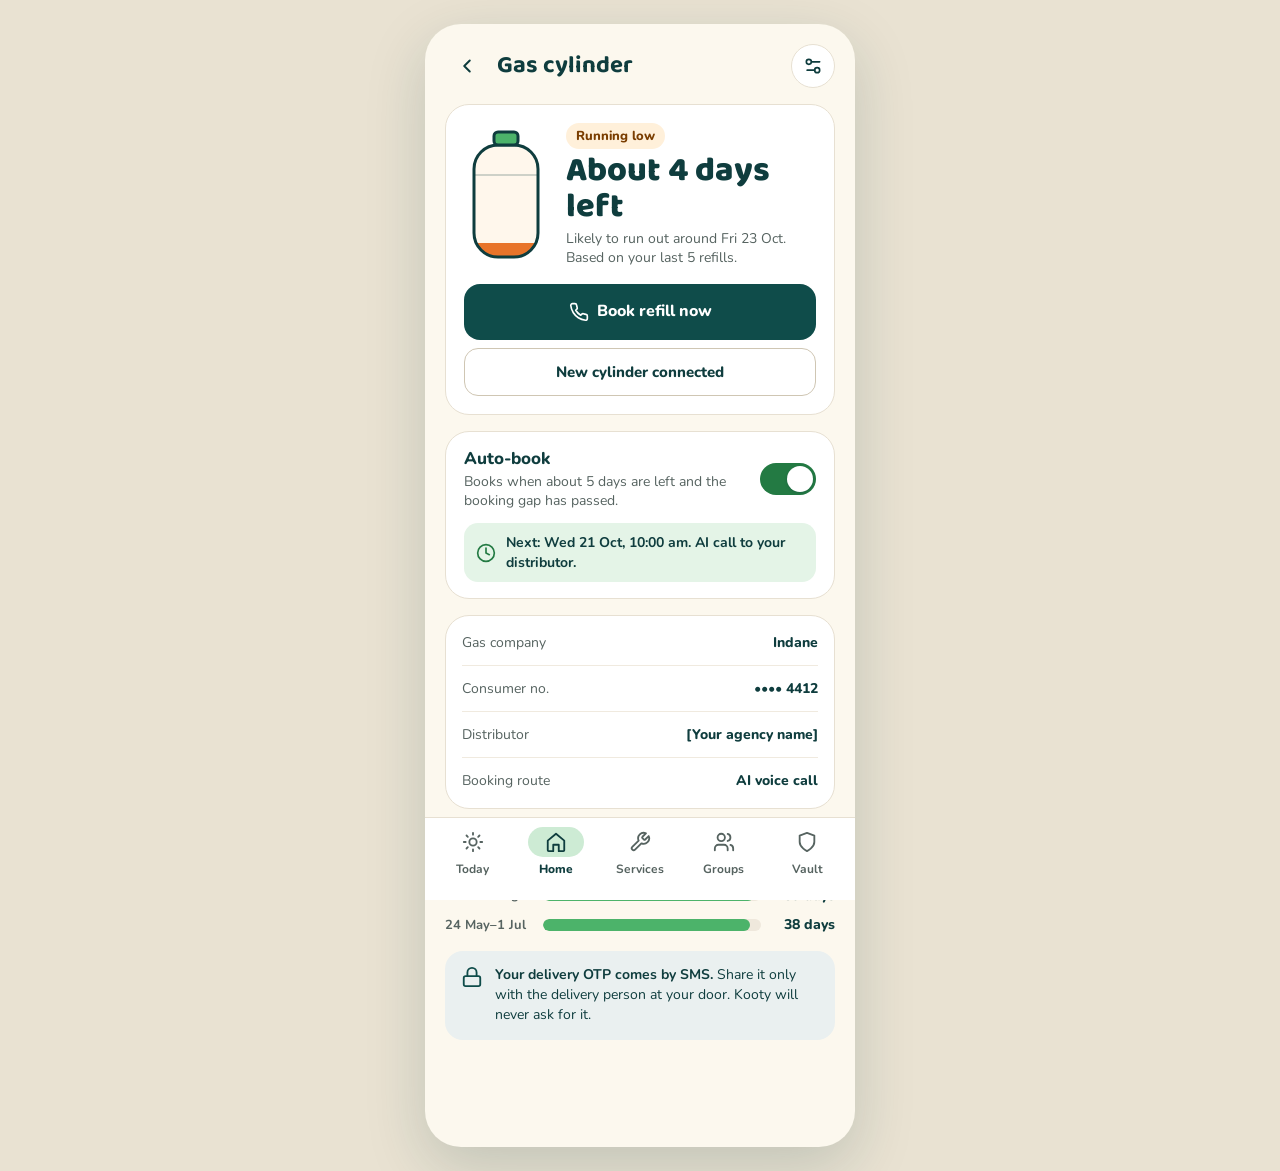
<file: screens/gas.html>
<!doctype html>
<html lang="en">
<head>
<meta charset="utf-8">
<meta name="viewport" content="width=device-width, initial-scale=1, viewport-fit=cover">
<title>Gas tracker · Kooty</title>
<meta name="theme-color" content="#FCF8EE">
<link rel="icon" href="../assets/kooty-mark.svg" type="image/svg+xml">
<link rel="preconnect" href="https://fonts.googleapis.com">
<link rel="preconnect" href="https://fonts.gstatic.com" crossorigin>
<link rel="stylesheet" href="https://fonts.googleapis.com/css2?family=Baloo+2:wght@500;600;700;800&amp;family=Baloo+Chettan+2:wght@600;700&amp;family=Nunito:wght@400;600;700;800&amp;display=swap">
<link rel="stylesheet" href="../css/kooty.css">
<script src="../js/kooty.js" defer></script>
</head>
<body data-page="gas">
<div class="app">
<main class="screen">
<header class="topbar">
<a class="icon-btn icon-btn--ghost" href="today.html" aria-label="Back"><svg width="22" height="22" viewBox="0 0 24 24" fill="none" stroke="currentColor" stroke-width="2.2" stroke-linecap="round" stroke-linejoin="round" aria-hidden="true" focusable="false"><path d="m15 18-6-6 6-6"/></svg></a>
<h1 class="topbar__title">Gas cylinder</h1>
<button class="icon-btn" type="button" aria-label="Gas settings"><svg width="20" height="20" viewBox="0 0 24 24" fill="none" stroke="currentColor" stroke-width="2" stroke-linecap="round" stroke-linejoin="round" aria-hidden="true" focusable="false"><path d="M20 7h-9M14 17H5"/><circle cx="17" cy="17" r="3"/><circle cx="7" cy="7" r="3"/></svg></button>
</header>

<section class="card card--xl card--stack" style="gap:16px" aria-labelledby="level-title">
<div class="gas-level">
<svg width="84" height="132" viewBox="0 0 84 132" role="img" aria-label="Cylinder about 12 percent full">
<defs><clipPath id="cyl-body"><rect x="10" y="16" width="64" height="112" rx="24"/></clipPath></defs>
<g clip-path="url(#cyl-body)"><rect x="10" y="16" width="64" height="112" fill="#FFF7EC"/><rect x="10" y="114" width="64" height="14" fill="#E8742A"/></g>
<rect x="10" y="16" width="64" height="112" rx="24" fill="none" stroke="#0F3D3E" stroke-width="3"/>
<path d="M10 46h64" stroke="#0F3D3E" stroke-width="2" opacity="0.2"/>
<rect x="30" y="3" width="24" height="13" rx="4" fill="#4CB36A" stroke="#0F3D3E" stroke-width="3"/>
</svg>
<div class="stack gap-4">
<span class="badge badge--warn">Running low</span>
<h2 id="level-title" class="gas-level__big">About 4 days left</h2>
<p class="text-14 muted">Likely to run out around Fri 23 Oct. Based on your last 5 refills.</p>
</div>
</div>
<div class="stack gap-8">
<a class="btn btn--primary btn--lg btn--block" href="gas-call.html"><svg width="20" height="20" viewBox="0 0 24 24" fill="none" stroke="currentColor" stroke-width="2" stroke-linecap="round" stroke-linejoin="round" aria-hidden="true" focusable="false"><path d="M22 16.92v3a2 2 0 0 1-2.18 2 19.79 19.79 0 0 1-8.63-3.07 19.5 19.5 0 0 1-6-6 19.79 19.79 0 0 1-3.07-8.67A2 2 0 0 1 4.11 2h3a2 2 0 0 1 2 1.72c.13.96.36 1.9.7 2.81a2 2 0 0 1-.45 2.11L8.09 9.91a16 16 0 0 0 6 6l1.27-1.27a2 2 0 0 1 2.11-.45c.91.34 1.85.57 2.81.7A2 2 0 0 1 22 16.92z"/></svg>Book refill now</a>
<button class="btn btn--secondary btn--block" type="button">New cylinder connected</button>
</div>
</section>

<section class="card card--xl card--stack" style="padding:16px 18px" aria-labelledby="auto-title">
<div style="display:flex;align-items:center;gap:12px">
<div class="row__body">
<h2 id="auto-title" class="h-card">Auto-book</h2>
<p class="text-14 muted">Books when about 5 days are left and the booking gap has passed.</p>
</div>
<button class="switch" type="button" role="switch" aria-checked="true" aria-labelledby="auto-title" data-auto-switch><span class="switch__track"><span class="switch__thumb"></span></span></button>
</div>
<p class="note note--green" data-auto-on><svg width="20" height="20" viewBox="0 0 24 24" fill="none" stroke="currentColor" stroke-width="2" stroke-linecap="round" stroke-linejoin="round" aria-hidden="true" focusable="false"><circle cx="12" cy="12" r="10"/><path d="M12 6v6l4 2"/></svg>Next: Wed 21 Oct, 10:00 am. AI call to your distributor.</p>
<p class="note note--sand" data-auto-off hidden><svg width="20" height="20" viewBox="0 0 24 24" fill="none" stroke="currentColor" stroke-width="2" stroke-linecap="round" stroke-linejoin="round" aria-hidden="true" focusable="false"><path d="M6 8a6 6 0 0 1 12 0c0 7 3 9 3 9H3s3-2 3-9"/><path d="M10.3 21a1.94 1.94 0 0 0 3.4 0"/></svg>Off. Kooty will remind you to book instead.</p>
</section>

<section class="card card--xl card--list" aria-labelledby="conn-title">
<h2 id="conn-title" class="sr-only">Connection details</h2>
<dl class="kv">
<div class="kv__row"><dt>Gas company</dt><dd>Indane</dd></div>
<div class="kv__row"><dt>Consumer no.</dt><dd>•••• 4412</dd></div>
<div class="kv__row"><dt>Distributor</dt><dd>[Your agency name]</dd></div>
<div class="kv__row"><dt>Booking route</dt><dd>AI voice call</dd></div>
</dl>
</section>

<section class="section" aria-labelledby="hist-title">
<h2 id="hist-title" class="h-section" style="font-size:19px">How long each cylinder lasted</h2>
<ul class="history">
<li class="history__row"><span class="history__when">9 Aug–15 Sep</span><span class="progress progress--lg" aria-hidden="true"><span class="progress__bar" style="width:92%"></span></span><span class="history__days">37 days</span></li>
<li class="history__row"><span class="history__when">1 Jul–9 Aug</span><span class="progress progress--lg" aria-hidden="true"><span class="progress__bar" style="width:97%"></span></span><span class="history__days">39 days</span></li>
<li class="history__row"><span class="history__when">24 May–1 Jul</span><span class="progress progress--lg" aria-hidden="true"><span class="progress__bar" style="width:95%"></span></span><span class="history__days">38 days</span></li>
</ul>
</section>

<aside class="safety" aria-label="Safety">
<svg width="22" height="22" viewBox="0 0 24 24" fill="none" stroke="currentColor" stroke-width="2" stroke-linecap="round" stroke-linejoin="round" aria-hidden="true" focusable="false"><rect x="3" y="11" width="18" height="11" rx="2"/><path d="M7 11V7a5 5 0 0 1 10 0v4"/></svg>
<p><strong>Your delivery OTP comes by SMS.</strong> Share it only with the delivery person at your door. Kooty will never ask for it.</p>
</aside>
</main>
<nav class="tabbar" aria-label="Main">
<a class="tabbar__link" href="today.html"><span class="tabbar__icon"><svg width="22" height="22" viewBox="0 0 24 24" fill="none" stroke="currentColor" stroke-width="2" stroke-linecap="round" stroke-linejoin="round" aria-hidden="true" focusable="false"><circle cx="12" cy="12" r="4"/><path d="M12 2v2M12 20v2M4.93 4.93l1.41 1.41M17.66 17.66l1.41 1.41M2 12h2M20 12h2M6.34 17.66l-1.41 1.41M19.07 4.93l-1.41 1.41"/></svg></span>Today</a>
<a class="tabbar__link" href="home.html" aria-current="page"><span class="tabbar__icon"><svg width="22" height="22" viewBox="0 0 24 24" fill="none" stroke="currentColor" stroke-width="2" stroke-linecap="round" stroke-linejoin="round" aria-hidden="true" focusable="false"><path d="M3 10.5 12 3l9 7.5V21a1 1 0 0 1-1 1h-5v-7h-6v7H4a1 1 0 0 1-1-1z"/></svg></span>Home</a>
<a class="tabbar__link" href="services.html"><span class="tabbar__icon"><svg width="22" height="22" viewBox="0 0 24 24" fill="none" stroke="currentColor" stroke-width="2" stroke-linecap="round" stroke-linejoin="round" aria-hidden="true" focusable="false"><path d="M14.7 6.3a1 1 0 0 0 0 1.4l1.6 1.6a1 1 0 0 0 1.4 0l3.77-3.77a6 6 0 0 1-7.94 7.94l-6.91 6.91a2.12 2.12 0 0 1-3-3l6.91-6.91a6 6 0 0 1 7.94-7.94l-3.76 3.76z"/></svg></span>Services</a>
<a class="tabbar__link" href="groups.html"><span class="tabbar__icon"><svg width="22" height="22" viewBox="0 0 24 24" fill="none" stroke="currentColor" stroke-width="2" stroke-linecap="round" stroke-linejoin="round" aria-hidden="true" focusable="false"><path d="M16 21v-2a4 4 0 0 0-4-4H6a4 4 0 0 0-4 4v2"/><circle cx="9" cy="7" r="4"/><path d="M22 21v-2a4 4 0 0 0-3-3.87M16 3.13a4 4 0 0 1 0 7.75"/></svg></span>Groups</a>
<a class="tabbar__link" href="vault.html"><span class="tabbar__icon"><svg width="22" height="22" viewBox="0 0 24 24" fill="none" stroke="currentColor" stroke-width="2" stroke-linecap="round" stroke-linejoin="round" aria-hidden="true" focusable="false"><path d="M12 22s8-4 8-10V5l-8-3-8 3v7c0 6 8 10 8 10z"/></svg></span>Vault</a>
</nav>
</div>
</body>
</html>
</file>
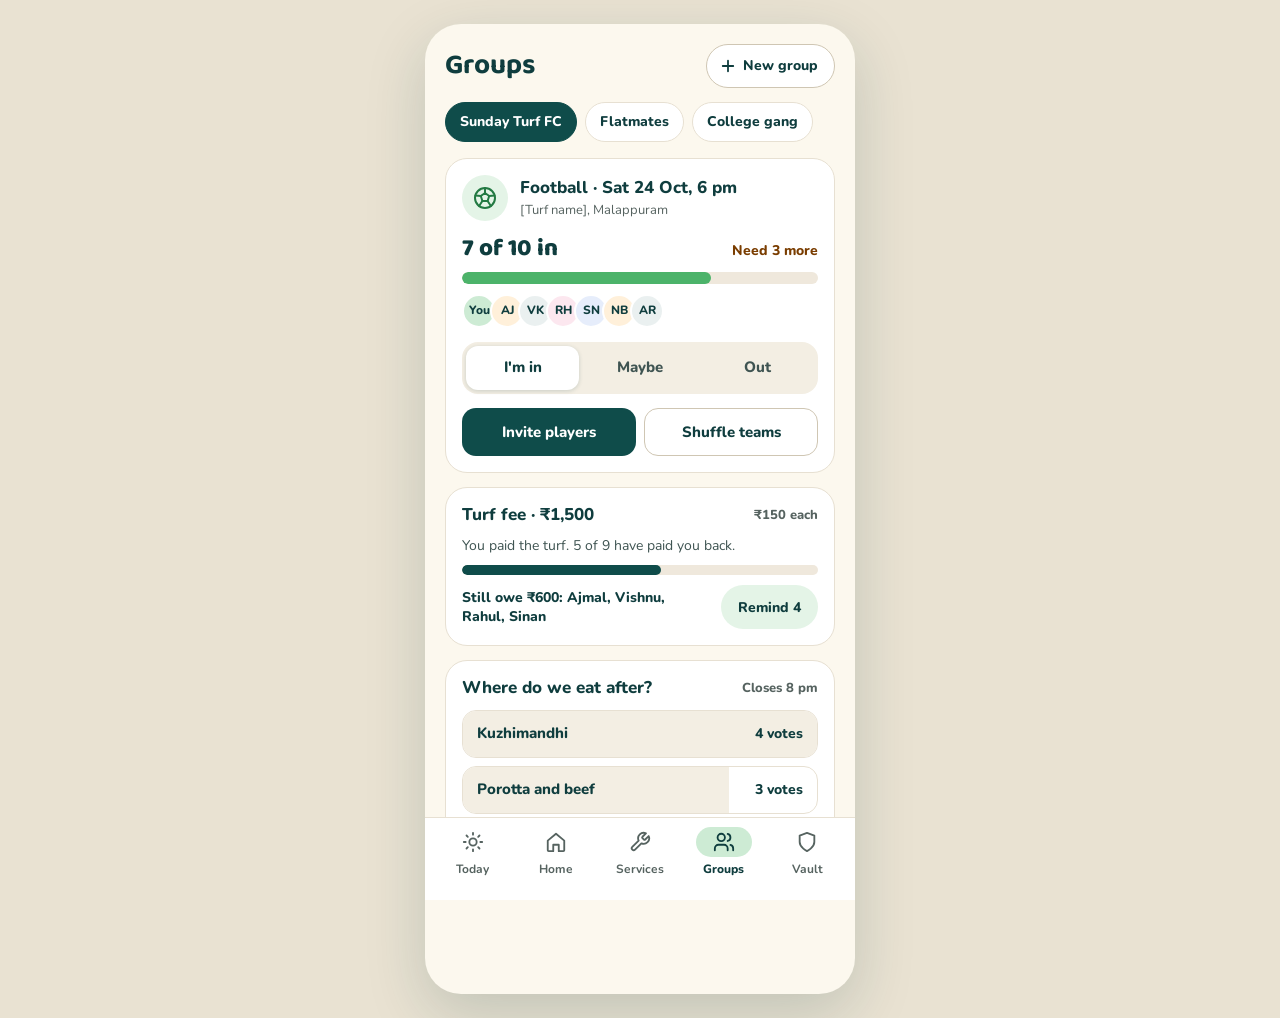
<file: screens/groups.html>
<!doctype html>
<html lang="en">
<head>
<meta charset="utf-8">
<meta name="viewport" content="width=device-width, initial-scale=1, viewport-fit=cover">
<title>Groups · Kooty</title>
<meta name="theme-color" content="#FCF8EE">
<link rel="icon" href="../assets/kooty-mark.svg" type="image/svg+xml">
<link rel="preconnect" href="https://fonts.googleapis.com">
<link rel="preconnect" href="https://fonts.gstatic.com" crossorigin>
<link rel="stylesheet" href="https://fonts.googleapis.com/css2?family=Baloo+2:wght@500;600;700;800&amp;family=Baloo+Chettan+2:wght@600;700&amp;family=Nunito:wght@400;600;700;800&amp;display=swap">
<link rel="stylesheet" href="../css/kooty.css">
<script src="../js/kooty.js" defer></script>
</head>
<body data-page="groups">
<div class="app">
<main class="screen screen--tight">
<header class="topbar">
<h1 class="h-page">Groups</h1>
<button class="pill pill--outline" type="button" style="font-size:14px;padding:0 16px 0 12px"><svg width="18" height="18" viewBox="0 0 24 24" fill="none" stroke="currentColor" stroke-width="2.4" stroke-linecap="round" stroke-linejoin="round" aria-hidden="true" focusable="false"><path d="M12 5v14M5 12h14"/></svg>New group</button>
</header>

<nav class="chips" aria-label="Your groups">
<a class="chip" href="groups.html" aria-current="page">Sunday Turf FC</a>
<a class="chip" href="groups.html">Flatmates</a>
<a class="chip" href="groups.html">College gang</a>
</nav>

<section class="card card--stack" style="gap:14px;border-radius:22px" aria-labelledby="game-title">
<div class="game__head">
<span class="bubble" style="width:46px;height:46px"><svg width="24" height="24" viewBox="0 0 24 24" fill="none" stroke="currentColor" stroke-width="2" stroke-linecap="round" stroke-linejoin="round" aria-hidden="true" focusable="false"><circle cx="12" cy="12" r="10"/><path d="m12 7 4.2 3-1.6 5h-5.2L7.8 10z"/><path d="M12 2v5M21.5 9.5l-5.3.5M17.9 20l-3.3-5M6.1 20l3.3-5M2.5 9.5l5.3.5"/></svg></span>
<div class="stack gap-2"><h2 id="game-title" class="h-card">Football · Sat 24 Oct, 6 pm</h2><span class="row__sub">[Turf name], Malappuram</span></div>
</div>
<div class="stack gap-8">
<div class="section__head" style="align-items:baseline"><span class="game__count" data-count>7 of 10 in</span><span class="game__need" data-need>Need 3 more</span></div>
<div class="progress progress--lg" role="img" aria-label="7 of 10 players confirmed" data-count-bar><span class="progress__bar" style="width:70%"></span></div>
<div class="avatars" aria-hidden="true" style="padding-top:2px"><span class="avatar avatar--xs tint-green-2" data-me>You</span><span class="avatar avatar--xs tint-amber">AJ</span><span class="avatar avatar--xs tint-teal">VK</span><span class="avatar avatar--xs tint-pink">RH</span><span class="avatar avatar--xs tint-blue">SN</span><span class="avatar avatar--xs tint-amber">NB</span><span class="avatar avatar--xs tint-teal">AR</span></div>
</div>
<fieldset class="segmented" style="border:0;margin:0"><legend class="sr-only">Are you playing?</legend>
<label class="segmented__opt"><input type="radio" name="rsvp" value="in" checked><span class="segmented__label">I'm in</span></label>
<label class="segmented__opt"><input type="radio" name="rsvp" value="maybe"><span class="segmented__label">Maybe</span></label>
<label class="segmented__opt"><input type="radio" name="rsvp" value="out"><span class="segmented__label">Out</span></label>
</fieldset>
<div class="btn-grid">
<button class="btn btn--primary" type="button">Invite players</button>
<button class="btn btn--secondary" type="button">Shuffle teams</button>
</div>
</section>

<section class="card card--stack" style="gap:10px;border-radius:22px" aria-labelledby="split-title">
<div class="section__head"><h2 id="split-title" class="h-card">Turf fee · ₹1,500</h2><span class="label">₹150 each</span></div>
<p class="text-14" style="color:var(--ink-2)">You paid the turf. 5 of 9 have paid you back.</p>
<div class="progress" role="img" aria-label="5 of 9 paid back"><span class="progress__bar progress__bar--teal" style="width:56%"></span></div>
<div style="display:flex;align-items:center;gap:10px"><span class="row__title" style="flex:1;font-size:14px">Still owe ₹600: Ajmal, Vishnu, Rahul, Sinan</span><button class="pill pill--soft" type="button">Remind 4</button></div>
</section>

<section class="card card--stack" style="gap:10px;border-radius:22px" aria-labelledby="vote-title">
<div class="section__head"><h2 id="vote-title" class="h-card">Where do we eat after?</h2><span class="label">Closes 8 pm</span></div>
<fieldset class="stack gap-8" style="border:0;margin:0;padding:0"><legend class="sr-only">Vote for a place to eat</legend>
<label class="vote"><input type="radio" name="food" value="mandhi" data-base="4"><span class="vote__box"><span class="vote__fill" style="width:100%"></span><span class="vote__label">Kuzhimandhi</span><span class="vote__count">4 votes</span></span></label>
<label class="vote"><input type="radio" name="food" value="porotta" data-base="3"><span class="vote__box"><span class="vote__fill" style="width:75%"></span><span class="vote__label">Porotta and beef</span><span class="vote__count">3 votes</span></span></label>
<label class="vote"><input type="radio" name="food" value="shawarma" data-base="2"><span class="vote__box"><span class="vote__fill" style="width:50%"></span><span class="vote__label">Shawarma</span><span class="vote__count">2 votes</span></span></label>
</fieldset>
</section>
</main>
<nav class="tabbar" aria-label="Main">
<a class="tabbar__link" href="today.html"><span class="tabbar__icon"><svg width="22" height="22" viewBox="0 0 24 24" fill="none" stroke="currentColor" stroke-width="2" stroke-linecap="round" stroke-linejoin="round" aria-hidden="true" focusable="false"><circle cx="12" cy="12" r="4"/><path d="M12 2v2M12 20v2M4.93 4.93l1.41 1.41M17.66 17.66l1.41 1.41M2 12h2M20 12h2M6.34 17.66l-1.41 1.41M19.07 4.93l-1.41 1.41"/></svg></span>Today</a>
<a class="tabbar__link" href="home.html"><span class="tabbar__icon"><svg width="22" height="22" viewBox="0 0 24 24" fill="none" stroke="currentColor" stroke-width="2" stroke-linecap="round" stroke-linejoin="round" aria-hidden="true" focusable="false"><path d="M3 10.5 12 3l9 7.5V21a1 1 0 0 1-1 1h-5v-7h-6v7H4a1 1 0 0 1-1-1z"/></svg></span>Home</a>
<a class="tabbar__link" href="services.html"><span class="tabbar__icon"><svg width="22" height="22" viewBox="0 0 24 24" fill="none" stroke="currentColor" stroke-width="2" stroke-linecap="round" stroke-linejoin="round" aria-hidden="true" focusable="false"><path d="M14.7 6.3a1 1 0 0 0 0 1.4l1.6 1.6a1 1 0 0 0 1.4 0l3.77-3.77a6 6 0 0 1-7.94 7.94l-6.91 6.91a2.12 2.12 0 0 1-3-3l6.91-6.91a6 6 0 0 1 7.94-7.94l-3.76 3.76z"/></svg></span>Services</a>
<a class="tabbar__link" href="groups.html" aria-current="page"><span class="tabbar__icon"><svg width="22" height="22" viewBox="0 0 24 24" fill="none" stroke="currentColor" stroke-width="2" stroke-linecap="round" stroke-linejoin="round" aria-hidden="true" focusable="false"><path d="M16 21v-2a4 4 0 0 0-4-4H6a4 4 0 0 0-4 4v2"/><circle cx="9" cy="7" r="4"/><path d="M22 21v-2a4 4 0 0 0-3-3.87M16 3.13a4 4 0 0 1 0 7.75"/></svg></span>Groups</a>
<a class="tabbar__link" href="vault.html"><span class="tabbar__icon"><svg width="22" height="22" viewBox="0 0 24 24" fill="none" stroke="currentColor" stroke-width="2" stroke-linecap="round" stroke-linejoin="round" aria-hidden="true" focusable="false"><path d="M12 22s8-4 8-10V5l-8-3-8 3v7c0 6 8 10 8 10z"/></svg></span>Vault</a>
</nav>
</div>
</body>
</html>
</file>
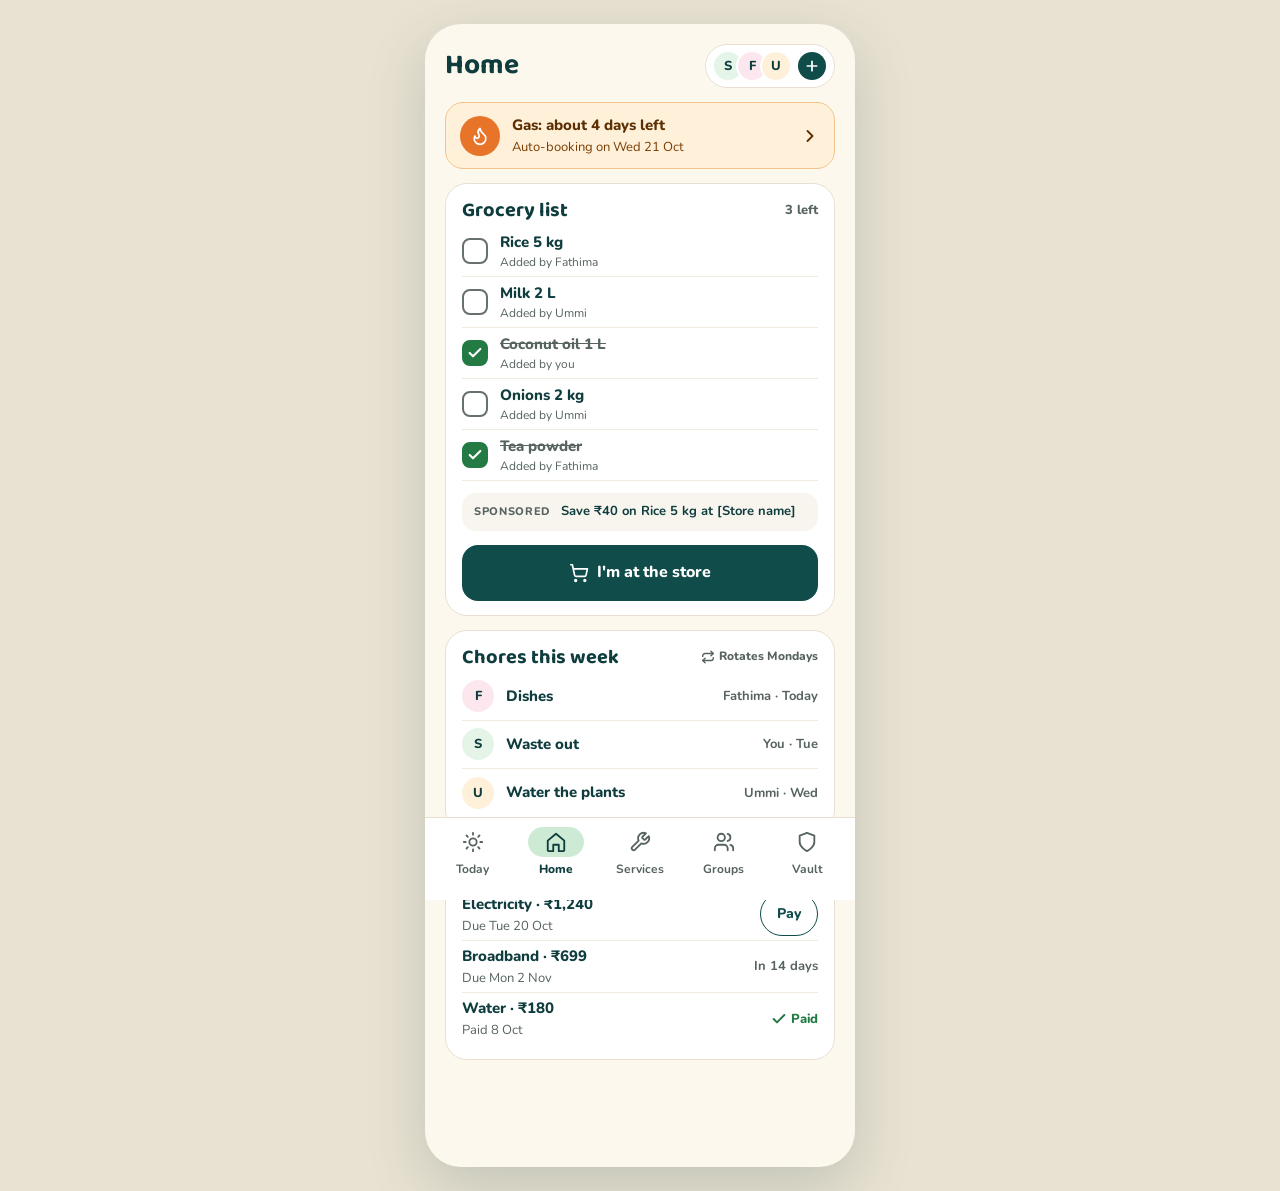
<file: screens/home.html>
<!doctype html>
<html lang="en">
<head>
<meta charset="utf-8">
<meta name="viewport" content="width=device-width, initial-scale=1, viewport-fit=cover">
<title>Home · Kooty</title>
<meta name="theme-color" content="#FCF8EE">
<link rel="icon" href="../assets/kooty-mark.svg" type="image/svg+xml">
<link rel="preconnect" href="https://fonts.googleapis.com">
<link rel="preconnect" href="https://fonts.gstatic.com" crossorigin>
<link rel="stylesheet" href="https://fonts.googleapis.com/css2?family=Baloo+2:wght@500;600;700;800&amp;family=Baloo+Chettan+2:wght@600;700&amp;family=Nunito:wght@400;600;700;800&amp;display=swap">
<link rel="stylesheet" href="../css/kooty.css">
<script src="../js/kooty.js" defer></script>
</head>
<body data-page="home">
<div class="app">
<main class="screen screen--tight">
<header class="topbar">
<h1 class="h-page">Home</h1>
<button class="family-btn" type="button" aria-label="Family: Shameer, Fathima and Ummi. Invite someone">
<span class="avatars avatars--tight" aria-hidden="true">
<span class="avatar avatar--sm tint-green">S</span><span class="avatar avatar--sm tint-pink">F</span><span class="avatar avatar--sm tint-amber">U</span>
</span>
<span class="avatar avatar--sm avatar--add" aria-hidden="true"><svg width="16" height="16" viewBox="0 0 24 24" fill="none" stroke="currentColor" stroke-width="2.6" stroke-linecap="round" stroke-linejoin="round" aria-hidden="true" focusable="false"><path d="M12 5v14M5 12h14"/></svg></span>
</button>
</header>

<a class="gas-strip" href="gas.html">
<span class="bubble bubble--sm bubble--amber"><svg width="20" height="20" viewBox="0 0 24 24" fill="none" stroke="currentColor" stroke-width="2" stroke-linecap="round" stroke-linejoin="round" aria-hidden="true" focusable="false"><path d="M8.5 14.5A2.5 2.5 0 0 0 11 12c0-1.38-.5-2-1-3-1.07-2.14-.22-4.05 2-6 .5 2.5 2 4.9 4 6.5 2 1.6 3 3.5 3 5.5a7 7 0 1 1-14 0c0-1.15.43-2.29 1-3a2.5 2.5 0 0 0 2.5 2.5z"/></svg></span>
<span class="row__body"><span class="gas-strip__title">Gas: about 4 days left</span><span class="gas-strip__sub">Auto-booking on Wed 21 Oct</span></span>
<svg width="20" height="20" viewBox="0 0 24 24" fill="none" stroke="currentColor" stroke-width="2.2" stroke-linecap="round" stroke-linejoin="round" aria-hidden="true" focusable="false"><path d="m9 18 6-6-6-6"/></svg>
</a>

<section class="card list-card" aria-labelledby="list-title">
<div class="section__head"><h2 id="list-title" class="h-section">Grocery list</h2><span class="label" data-left>3 left</span></div>
<ul data-grocery>
<li class="check-row"><label class="check"><input type="checkbox"><span class="check__box"><svg width="16" height="16" viewBox="0 0 24 24" fill="none" stroke="currentColor" stroke-width="3.2" stroke-linecap="round" stroke-linejoin="round" aria-hidden="true" focusable="false"><path d="M20 6 9 17l-5-5"/></svg></span><span class="check__text"><span class="check__title">Rice 5 kg</span><span class="check__sub">Added by Fathima</span></span></label></li>
<li class="check-row"><label class="check"><input type="checkbox"><span class="check__box"><svg width="16" height="16" viewBox="0 0 24 24" fill="none" stroke="currentColor" stroke-width="3.2" stroke-linecap="round" stroke-linejoin="round" aria-hidden="true" focusable="false"><path d="M20 6 9 17l-5-5"/></svg></span><span class="check__text"><span class="check__title">Milk 2 L</span><span class="check__sub">Added by Ummi</span></span></label></li>
<li class="check-row"><label class="check"><input type="checkbox" checked><span class="check__box"><svg width="16" height="16" viewBox="0 0 24 24" fill="none" stroke="currentColor" stroke-width="3.2" stroke-linecap="round" stroke-linejoin="round" aria-hidden="true" focusable="false"><path d="M20 6 9 17l-5-5"/></svg></span><span class="check__text"><span class="check__title">Coconut oil 1 L</span><span class="check__sub">Added by you</span></span></label></li>
<li class="check-row"><label class="check"><input type="checkbox"><span class="check__box"><svg width="16" height="16" viewBox="0 0 24 24" fill="none" stroke="currentColor" stroke-width="3.2" stroke-linecap="round" stroke-linejoin="round" aria-hidden="true" focusable="false"><path d="M20 6 9 17l-5-5"/></svg></span><span class="check__text"><span class="check__title">Onions 2 kg</span><span class="check__sub">Added by Ummi</span></span></label></li>
<li class="check-row"><label class="check"><input type="checkbox" checked><span class="check__box"><svg width="16" height="16" viewBox="0 0 24 24" fill="none" stroke="currentColor" stroke-width="3.2" stroke-linecap="round" stroke-linejoin="round" aria-hidden="true" focusable="false"><path d="M20 6 9 17l-5-5"/></svg></span><span class="check__text"><span class="check__title">Tea powder</span><span class="check__sub">Added by Fathima</span></span></label></li>
</ul>
<div class="ad ad--inline"><span class="eyebrow">Sponsored</span><span class="ad__text">Save ₹40 on Rice 5 kg at [Store name]</span></div>
<button class="btn btn--primary btn--lg btn--block store-btn" type="button" aria-pressed="false" data-store><svg width="20" height="20" viewBox="0 0 24 24" fill="none" stroke="currentColor" stroke-width="2" stroke-linecap="round" stroke-linejoin="round" aria-hidden="true" focusable="false"><circle cx="8" cy="21" r="1"/><circle cx="19" cy="21" r="1"/><path d="M2.05 2.05h2l2.66 12.42a2 2 0 0 0 2 1.58h9.78a2 2 0 0 0 1.95-1.57l1.65-7.43H5.12"/></svg><span data-store-label>I'm at the store</span></button>
</section>

<section class="card list-card" aria-labelledby="chores-title">
<div class="section__head"><h2 id="chores-title" class="h-section">Chores this week</h2><span class="rotates"><svg width="14" height="14" viewBox="0 0 24 24" fill="none" stroke="currentColor" stroke-width="2.4" stroke-linecap="round" stroke-linejoin="round" aria-hidden="true" focusable="false"><path d="m17 2 4 4-4 4"/><path d="M3 11v-1a4 4 0 0 1 4-4h14"/><path d="m7 22-4-4 4-4"/><path d="M21 13v1a4 4 0 0 1-4 4H3"/></svg>Rotates Mondays</span></div>
<ul class="rows">
<li class="row row--plain"><span class="avatar avatar--sm avatar--plain tint-pink" aria-hidden="true">F</span><span class="row__body"><span class="row__title">Dishes</span></span><span class="row__end">Fathima · Today</span></li>
<li class="row row--plain"><span class="avatar avatar--sm avatar--plain tint-green" aria-hidden="true">S</span><span class="row__body"><span class="row__title">Waste out</span></span><span class="row__end">You · Tue</span></li>
<li class="row row--plain"><span class="avatar avatar--sm avatar--plain tint-amber" aria-hidden="true">U</span><span class="row__body"><span class="row__title">Water the plants</span></span><span class="row__end">Ummi · Wed</span></li>
</ul>
</section>

<section class="card list-card" aria-labelledby="bills-title">
<h2 id="bills-title" class="h-section">Bills and recharges</h2>
<ul class="rows">
<li class="row row--plain" style="min-height:52px"><span class="row__body"><span class="row__title">Electricity · ₹1,240</span><span class="row__sub">Due Tue 20 Oct</span></span><button class="pill" type="button">Pay</button></li>
<li class="row row--plain" style="min-height:52px"><span class="row__body"><span class="row__title">Broadband · ₹699</span><span class="row__sub">Due Mon 2 Nov</span></span><span class="row__end">In 14 days</span></li>
<li class="row row--plain" style="min-height:52px"><span class="row__body"><span class="row__title">Water · ₹180</span><span class="row__sub">Paid 8 Oct</span></span><span class="row__end row__end--ok"><svg width="16" height="16" viewBox="0 0 24 24" fill="none" stroke="currentColor" stroke-width="3" stroke-linecap="round" stroke-linejoin="round" aria-hidden="true" focusable="false"><path d="M20 6 9 17l-5-5"/></svg>Paid</span></li>
</ul>
</section>
</main>
<nav class="tabbar" aria-label="Main">
<a class="tabbar__link" href="today.html"><span class="tabbar__icon"><svg width="22" height="22" viewBox="0 0 24 24" fill="none" stroke="currentColor" stroke-width="2" stroke-linecap="round" stroke-linejoin="round" aria-hidden="true" focusable="false"><circle cx="12" cy="12" r="4"/><path d="M12 2v2M12 20v2M4.93 4.93l1.41 1.41M17.66 17.66l1.41 1.41M2 12h2M20 12h2M6.34 17.66l-1.41 1.41M19.07 4.93l-1.41 1.41"/></svg></span>Today</a>
<a class="tabbar__link" href="home.html" aria-current="page"><span class="tabbar__icon"><svg width="22" height="22" viewBox="0 0 24 24" fill="none" stroke="currentColor" stroke-width="2" stroke-linecap="round" stroke-linejoin="round" aria-hidden="true" focusable="false"><path d="M3 10.5 12 3l9 7.5V21a1 1 0 0 1-1 1h-5v-7h-6v7H4a1 1 0 0 1-1-1z"/></svg></span>Home</a>
<a class="tabbar__link" href="services.html"><span class="tabbar__icon"><svg width="22" height="22" viewBox="0 0 24 24" fill="none" stroke="currentColor" stroke-width="2" stroke-linecap="round" stroke-linejoin="round" aria-hidden="true" focusable="false"><path d="M14.7 6.3a1 1 0 0 0 0 1.4l1.6 1.6a1 1 0 0 0 1.4 0l3.77-3.77a6 6 0 0 1-7.94 7.94l-6.91 6.91a2.12 2.12 0 0 1-3-3l6.91-6.91a6 6 0 0 1 7.94-7.94l-3.76 3.76z"/></svg></span>Services</a>
<a class="tabbar__link" href="groups.html"><span class="tabbar__icon"><svg width="22" height="22" viewBox="0 0 24 24" fill="none" stroke="currentColor" stroke-width="2" stroke-linecap="round" stroke-linejoin="round" aria-hidden="true" focusable="false"><path d="M16 21v-2a4 4 0 0 0-4-4H6a4 4 0 0 0-4 4v2"/><circle cx="9" cy="7" r="4"/><path d="M22 21v-2a4 4 0 0 0-3-3.87M16 3.13a4 4 0 0 1 0 7.75"/></svg></span>Groups</a>
<a class="tabbar__link" href="vault.html"><span class="tabbar__icon"><svg width="22" height="22" viewBox="0 0 24 24" fill="none" stroke="currentColor" stroke-width="2" stroke-linecap="round" stroke-linejoin="round" aria-hidden="true" focusable="false"><path d="M12 22s8-4 8-10V5l-8-3-8 3v7c0 6 8 10 8 10z"/></svg></span>Vault</a>
</nav>
</div>
</body>
</html>
</file>
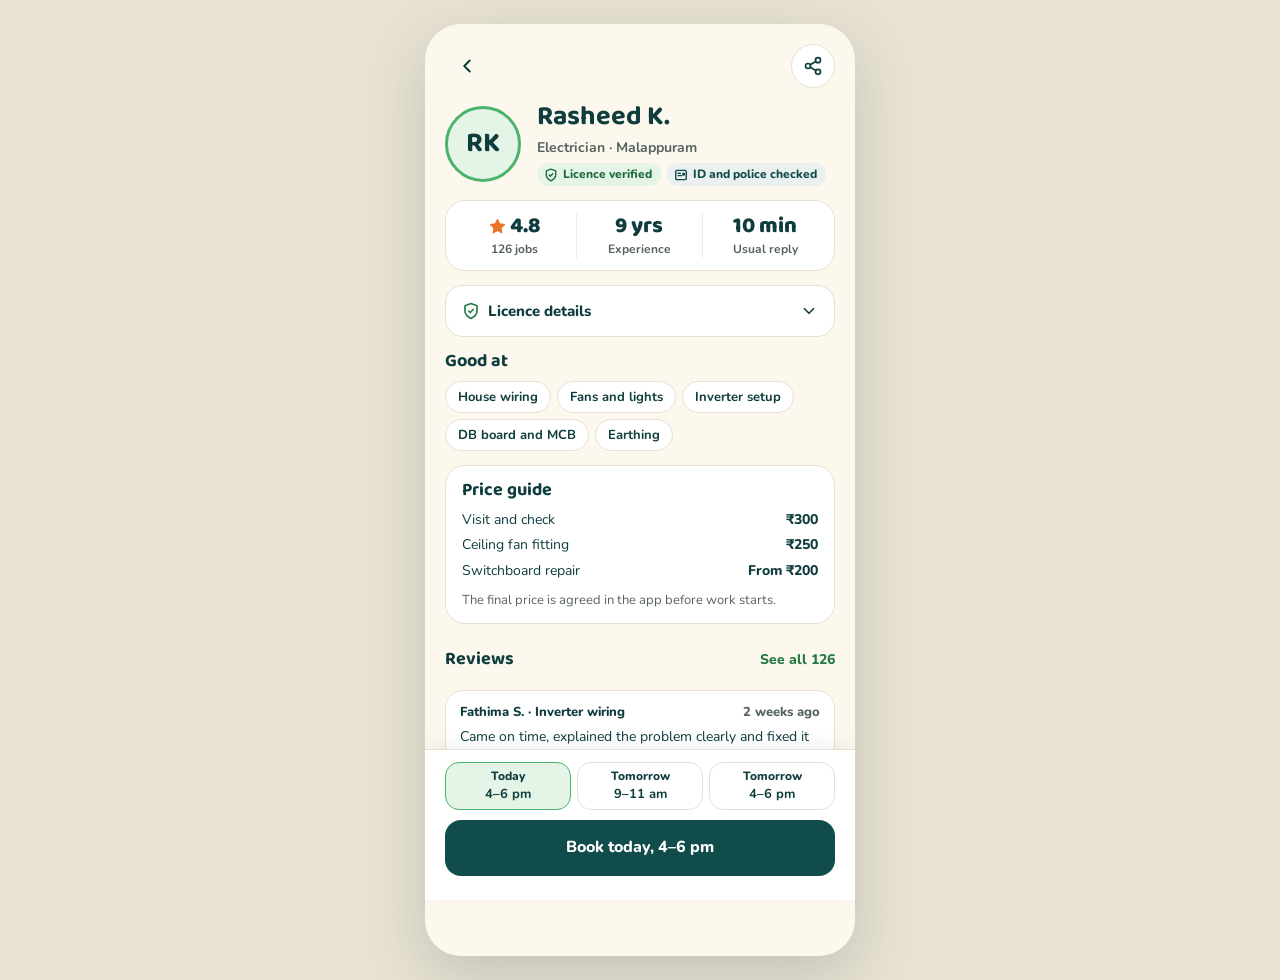
<file: screens/pro.html>
<!doctype html>
<html lang="en">
<head>
<meta charset="utf-8">
<meta name="viewport" content="width=device-width, initial-scale=1, viewport-fit=cover">
<title>Pro profile · Kooty</title>
<meta name="theme-color" content="#FCF8EE">
<link rel="icon" href="../assets/kooty-mark.svg" type="image/svg+xml">
<link rel="preconnect" href="https://fonts.googleapis.com">
<link rel="preconnect" href="https://fonts.gstatic.com" crossorigin>
<link rel="stylesheet" href="https://fonts.googleapis.com/css2?family=Baloo+2:wght@500;600;700;800&amp;family=Baloo+Chettan+2:wght@600;700&amp;family=Nunito:wght@400;600;700;800&amp;display=swap">
<link rel="stylesheet" href="../css/kooty.css">
<script src="../js/kooty.js" defer></script>
</head>
<body data-page="pro">
<div class="app">
<main class="screen screen--tight">
<header class="topbar">
<a class="icon-btn icon-btn--ghost" href="services.html" aria-label="Back to Services"><svg width="22" height="22" viewBox="0 0 24 24" fill="none" stroke="currentColor" stroke-width="2.2" stroke-linecap="round" stroke-linejoin="round" aria-hidden="true" focusable="false"><path d="m15 18-6-6 6-6"/></svg></a>
<button class="icon-btn" type="button" aria-label="Share profile"><svg width="20" height="20" viewBox="0 0 24 24" fill="none" stroke="currentColor" stroke-width="2" stroke-linecap="round" stroke-linejoin="round" aria-hidden="true" focusable="false"><circle cx="18" cy="5" r="3"/><circle cx="6" cy="12" r="3"/><circle cx="18" cy="19" r="3"/><path d="m8.59 13.51 6.83 3.98M15.41 6.51l-6.82 3.98"/></svg></button>
</header>

<section class="profile">
<span class="avatar avatar--xl" aria-hidden="true">RK</span>
<div class="stack gap-6" style="min-width:0">
<h1 class="profile__name">Rasheed K.</h1>
<span class="label" style="font-size:14px;font-weight:700">Electrician · Malappuram</span>
<div class="badges">
<span class="badge badge--licensed"><svg width="14" height="14" viewBox="0 0 24 24" fill="none" stroke="currentColor" stroke-width="2.4" stroke-linecap="round" stroke-linejoin="round" aria-hidden="true" focusable="false"><path d="M12 22s8-4 8-10V5l-8-3-8 3v7c0 6 8 10 8 10z"/><path d="m9 12 2 2 4-4"/></svg>Licence verified</span>
<span class="badge badge--checked"><svg width="14" height="14" viewBox="0 0 24 24" fill="none" stroke="currentColor" stroke-width="2.4" stroke-linecap="round" stroke-linejoin="round" aria-hidden="true" focusable="false"><rect x="3" y="4" width="18" height="16" rx="2"/><path d="M7 9h4M7 13h6"/><circle cx="16.5" cy="10.5" r="1.5"/></svg>ID and police checked</span>
</div>
</div>
</section>

<section class="card stats" aria-label="At a glance">
<div class="stat"><span class="stat__value"><svg width="17" height="17" viewBox="0 0 24 24" fill="currentColor" stroke="currentColor" stroke-width="1.5" stroke-linejoin="round" aria-hidden="true" focusable="false"><path d="M12 2l3.09 6.26L22 9.27l-5 4.87 1.18 6.88L12 17.77l-6.18 3.25L7 14.14 2 9.27l6.91-1.01L12 2z"/></svg>4.8</span><span class="stat__label">126 jobs</span></div>
<div class="stat"><span class="stat__value">9 yrs</span><span class="stat__label">Experience</span></div>
<div class="stat"><span class="stat__value">10 min</span><span class="stat__label">Usual reply</span></div>
</section>

<details class="disclosure">
<summary><span class="disclosure__title"><svg width="18" height="18" viewBox="0 0 24 24" fill="none" stroke="currentColor" stroke-width="2.2" stroke-linecap="round" stroke-linejoin="round" aria-hidden="true" focusable="false"><path d="M12 22s8-4 8-10V5l-8-3-8 3v7c0 6 8 10 8 10z"/><path d="m9 12 2 2 4-4"/></svg>Licence details</span><svg class="disclosure__chev" width="18" height="18" viewBox="0 0 24 24" fill="none" stroke="currentColor" stroke-width="2.2" stroke-linecap="round" stroke-linejoin="round" aria-hidden="true" focusable="false"><path d="m6 9 6 6 6-6"/></svg></summary>
<p>Wireman permit checked with the state electrical licensing board on 12 Oct 2026. Permit number ending •••• 27.</p>
</details>

<section class="section" aria-labelledby="skills-title">
<h2 id="skills-title" class="h-section" style="font-size:18px">Good at</h2>
<ul class="tags"><li class="tag">House wiring</li><li class="tag">Fans and lights</li><li class="tag">Inverter setup</li><li class="tag">DB board and MCB</li><li class="tag">Earthing</li></ul>
</section>

<section class="card prices" aria-labelledby="price-title">
<h2 id="price-title" class="h-section" style="font-size:18px;margin-bottom:2px">Price guide</h2>
<div class="price-row"><span>Visit and check</span><strong>₹300</strong></div>
<div class="price-row"><span>Ceiling fan fitting</span><strong>₹250</strong></div>
<div class="price-row"><span>Switchboard repair</span><strong>From ₹200</strong></div>
<p class="text-sm muted" style="margin-top:4px">The final price is agreed in the app before work starts.</p>
</section>

<section class="section" aria-labelledby="rev-title">
<div class="section__head"><h2 id="rev-title" class="h-section" style="font-size:18px">Reviews</h2><a class="link" href="pro.html">See all 126</a></div>
<figure class="review">
<figcaption><span>Fathima S. · Inverter wiring</span><span>2 weeks ago</span></figcaption>
<blockquote>Came on time, explained the problem clearly and fixed it the same day. Very clean work.</blockquote>
</figure>
</section>
</main>

<div class="book-bar">
<fieldset class="slots" style="border:0;margin:0;padding:0"><legend class="sr-only">Choose a time</legend><label class="slot"><input type="radio" name="slot" value="0" data-day="Today" data-time="4–6 pm" checked><span class="slot__box"><span class="slot__day">Today</span><span class="slot__time">4–6 pm</span></span></label><label class="slot"><input type="radio" name="slot" value="1" data-day="Tomorrow" data-time="9–11 am"><span class="slot__box"><span class="slot__day">Tomorrow</span><span class="slot__time">9–11 am</span></span></label><label class="slot"><input type="radio" name="slot" value="2" data-day="Tomorrow" data-time="4–6 pm"><span class="slot__box"><span class="slot__day">Tomorrow</span><span class="slot__time">4–6 pm</span></span></label></fieldset>
<a class="btn btn--primary btn--lg btn--block" href="today.html" data-book-cta>Book today, 4–6 pm</a>
</div>
</div>
</body>
</html>
</file>
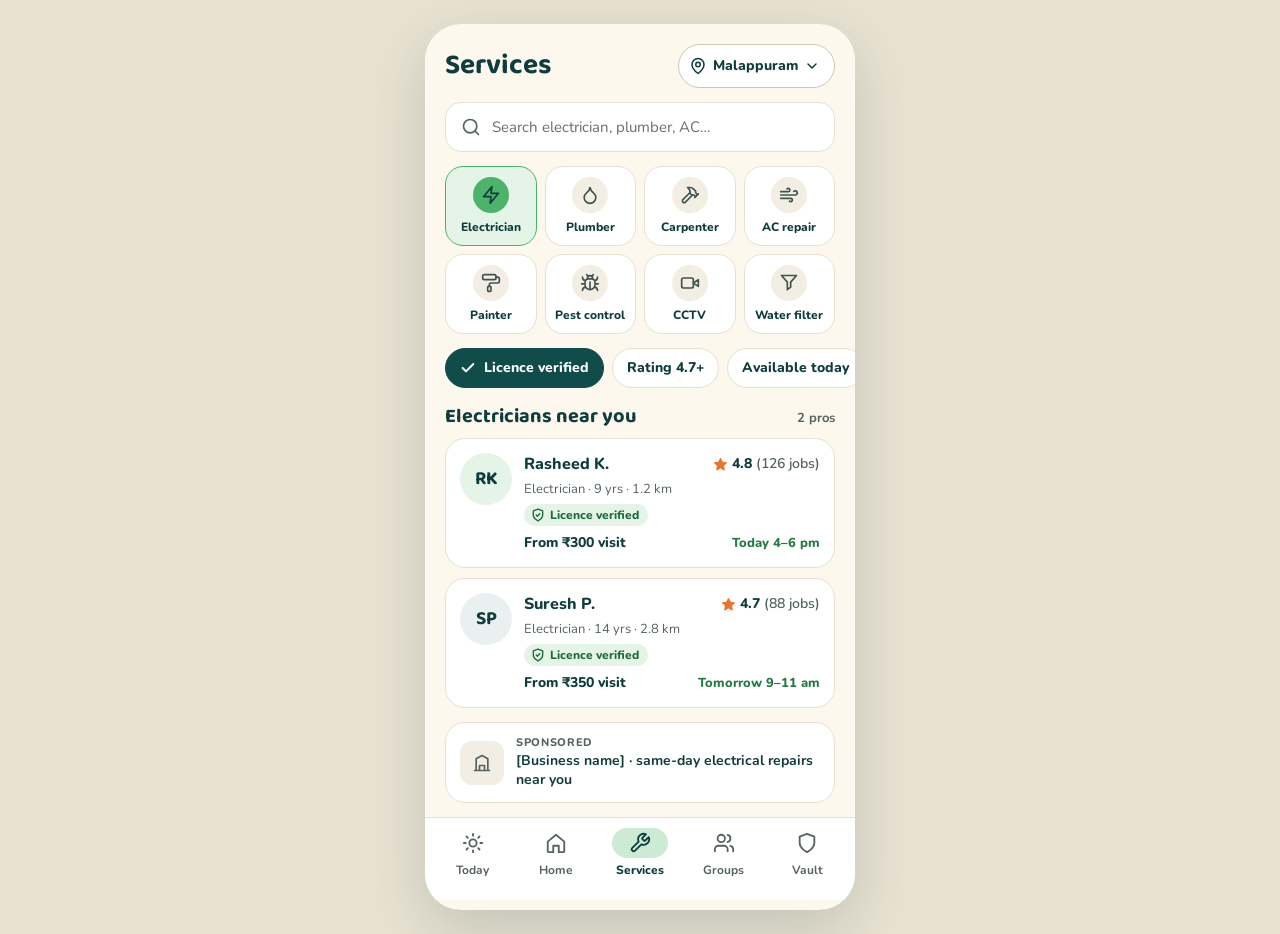
<file: screens/services.html>
<!doctype html>
<html lang="en">
<head>
<meta charset="utf-8">
<meta name="viewport" content="width=device-width, initial-scale=1, viewport-fit=cover">
<title>Services · Kooty</title>
<meta name="theme-color" content="#FCF8EE">
<link rel="icon" href="../assets/kooty-mark.svg" type="image/svg+xml">
<link rel="preconnect" href="https://fonts.googleapis.com">
<link rel="preconnect" href="https://fonts.gstatic.com" crossorigin>
<link rel="stylesheet" href="https://fonts.googleapis.com/css2?family=Baloo+2:wght@500;600;700;800&amp;family=Baloo+Chettan+2:wght@600;700&amp;family=Nunito:wght@400;600;700;800&amp;display=swap">
<link rel="stylesheet" href="../css/kooty.css">
<script src="../js/kooty.js" defer></script>
</head>
<body data-page="services">
<div class="app">
<main class="screen screen--tight">
<header class="topbar">
<h1 class="h-page">Services</h1>
<button class="pill pill--outline" type="button" aria-label="Location: Malappuram. Change" style="font-size:14px;padding:0 14px 0 10px"><svg width="18" height="18" viewBox="0 0 24 24" fill="none" stroke="currentColor" stroke-width="2" stroke-linecap="round" stroke-linejoin="round" aria-hidden="true" focusable="false"><path d="M20 10c0 6-8 12-8 12s-8-6-8-12a8 8 0 0 1 16 0z"/><circle cx="12" cy="10" r="3"/></svg>Malappuram<svg width="16" height="16" viewBox="0 0 24 24" fill="none" stroke="currentColor" stroke-width="2.2" stroke-linecap="round" stroke-linejoin="round" aria-hidden="true" focusable="false"><path d="m6 9 6 6 6-6"/></svg></button>
</header>

<div class="search">
<label class="sr-only" for="svc-search">Search services</label>
<svg width="20" height="20" viewBox="0 0 24 24" fill="none" stroke="currentColor" stroke-width="2" stroke-linecap="round" stroke-linejoin="round" aria-hidden="true" focusable="false"><circle cx="11" cy="11" r="8"/><path d="m21 21-4.3-4.3"/></svg>
<input id="svc-search" type="search" placeholder="Search electrician, plumber, AC…" autocomplete="off">
</div>

<div class="cat-grid" role="group" aria-label="Service categories">
<button class="cat" type="button" aria-pressed="true" data-cat="elec" data-plural="Electricians" data-licence="true"><span class="cat__icon"><svg width="20" height="20" viewBox="0 0 24 24" fill="none" stroke="currentColor" stroke-width="2" stroke-linecap="round" stroke-linejoin="round" aria-hidden="true" focusable="false"><path d="M13 2 3 14h9l-1 8 10-12h-9l1-8z"/></svg></span>Electrician</button><button class="cat" type="button" aria-pressed="false" data-cat="plumb" data-plural="Plumbers" data-licence="false"><span class="cat__icon"><svg width="20" height="20" viewBox="0 0 24 24" fill="none" stroke="currentColor" stroke-width="2" stroke-linecap="round" stroke-linejoin="round" aria-hidden="true" focusable="false"><path d="M12 22a7 7 0 0 0 7-7c0-2-1-3.9-3-5.5s-3.5-4-4-6.5c-.5 2.5-2 4.9-4 6.5C6 11.1 5 13 5 15a7 7 0 0 0 7 7z"/></svg></span>Plumber</button><button class="cat" type="button" aria-pressed="false" data-cat="carp" data-plural="Carpenters" data-licence="false"><span class="cat__icon"><svg width="20" height="20" viewBox="0 0 24 24" fill="none" stroke="currentColor" stroke-width="2" stroke-linecap="round" stroke-linejoin="round" aria-hidden="true" focusable="false"><path d="m15 12-8.5 8.5a2.12 2.12 0 1 1-3-3L12 9"/><path d="M17.64 15 22 10.64"/><path d="m20.91 11.7-1.25-1.25c-.6-.6-.93-1.4-.93-2.25v-.86L16.01 4.6a5.56 5.56 0 0 0-3.94-1.64H9l.92.82A6.18 6.18 0 0 1 12 8.4v1.56l2 2h2.47l2.26 1.91"/></svg></span>Carpenter</button><button class="cat" type="button" aria-pressed="false" data-cat="ac" data-plural="AC technicians" data-licence="false"><span class="cat__icon"><svg width="20" height="20" viewBox="0 0 24 24" fill="none" stroke="currentColor" stroke-width="2" stroke-linecap="round" stroke-linejoin="round" aria-hidden="true" focusable="false"><path d="M17.7 7.7a2.5 2.5 0 1 1 1.8 4.3H2"/><path d="M9.6 4.6A2 2 0 1 1 11 8H2"/><path d="M12.6 19.4A2 2 0 1 0 14 16H2"/></svg></span>AC repair</button><button class="cat" type="button" aria-pressed="false" data-cat="paint" data-plural="Painters" data-licence="false"><span class="cat__icon"><svg width="20" height="20" viewBox="0 0 24 24" fill="none" stroke="currentColor" stroke-width="2" stroke-linecap="round" stroke-linejoin="round" aria-hidden="true" focusable="false"><rect x="2" y="2" width="16" height="6" rx="2"/><path d="M10 16v-2a2 2 0 0 1 2-2h8a2 2 0 0 0 2-2V7a2 2 0 0 0-2-2h-2"/><rect x="8" y="16" width="4" height="6" rx="1"/></svg></span>Painter</button><button class="cat" type="button" aria-pressed="false" data-cat="pest" data-plural="Pest control pros" data-licence="false"><span class="cat__icon"><svg width="20" height="20" viewBox="0 0 24 24" fill="none" stroke="currentColor" stroke-width="2" stroke-linecap="round" stroke-linejoin="round" aria-hidden="true" focusable="false"><path d="m8 2 1.88 1.88M14.12 3.88 16 2M9 7.13v-1a3 3 0 1 1 6 0v1"/><path d="M12 20c-3.3 0-6-2.7-6-6v-3a4 4 0 0 1 4-4h4a4 4 0 0 1 4 4v3c0 3.3-2.7 6-6 6M12 20v-9M6.53 9C4.6 8.8 3 7.1 3 5M6 13H2M3 21c0-2.1 1.7-3.9 3.8-4M20.97 5c0 2.1-1.6 3.8-3.5 4M22 13h-4M17.2 17c2.1.1 3.8 1.9 3.8 4"/></svg></span>Pest control</button><button class="cat" type="button" aria-pressed="false" data-cat="cctv" data-plural="CCTV installers" data-licence="false"><span class="cat__icon"><svg width="20" height="20" viewBox="0 0 24 24" fill="none" stroke="currentColor" stroke-width="2" stroke-linecap="round" stroke-linejoin="round" aria-hidden="true" focusable="false"><path d="m22 8-6 4 6 4V8z"/><rect x="2" y="6" width="14" height="12" rx="2"/></svg></span>CCTV</button><button class="cat" type="button" aria-pressed="false" data-cat="ro" data-plural="Water filter techs" data-licence="false"><span class="cat__icon"><svg width="20" height="20" viewBox="0 0 24 24" fill="none" stroke="currentColor" stroke-width="2" stroke-linecap="round" stroke-linejoin="round" aria-hidden="true" focusable="false"><path d="M3 3h18l-7 8v6l-4 3v-9L3 3z"/></svg></span>Water filter</button>
</div>

<div class="chips" role="group" aria-label="Filters">
<button class="chip" type="button" aria-pressed="true" data-filter="licensed"><svg class="chip__check" width="16" height="16" viewBox="0 0 24 24" fill="none" stroke="currentColor" stroke-width="3" stroke-linecap="round" stroke-linejoin="round" aria-hidden="true" focusable="false"><path d="M20 6 9 17l-5-5"/></svg>Licence verified</button><button class="chip" type="button" aria-pressed="false" data-filter="top"><svg class="chip__check" width="16" height="16" viewBox="0 0 24 24" fill="none" stroke="currentColor" stroke-width="3" stroke-linecap="round" stroke-linejoin="round" aria-hidden="true" focusable="false"><path d="M20 6 9 17l-5-5"/></svg>Rating 4.7+</button><button class="chip" type="button" aria-pressed="false" data-filter="today"><svg class="chip__check" width="16" height="16" viewBox="0 0 24 24" fill="none" stroke="currentColor" stroke-width="3" stroke-linecap="round" stroke-linejoin="round" aria-hidden="true" focusable="false"><path d="M20 6 9 17l-5-5"/></svg>Available today</button><button class="chip" type="button" aria-pressed="false" data-filter="near"><svg class="chip__check" width="16" height="16" viewBox="0 0 24 24" fill="none" stroke="currentColor" stroke-width="3" stroke-linecap="round" stroke-linejoin="round" aria-hidden="true" focusable="false"><path d="M20 6 9 17l-5-5"/></svg>Under 2 km</button>
</div>

<section class="stack gap-10" aria-labelledby="pros-title">
<div class="section__head" style="align-items:baseline">
<h2 id="pros-title" class="h-section" data-pros-title>Electricians near you</h2>
<span class="label" style="font-weight:700" data-pros-count>2 pros</span>
</div>
<p class="info-note" data-licence-note hidden></p>
<a class="pro" href="pro.html" data-cat="elec" data-licensed="true" data-rating="4.8" data-today="true" data-km="1.2" aria-label="Rasheed K., Electrician, rated 4.8 from 126 jobs, licence verified, From ₹300 visit, Today 4–6 pm"><span class="avatar tint-green" aria-hidden="true">RK</span><span class="pro__body"><span class="pro__top"><span class="pro__name">Rasheed K.</span><span class="rating"><svg width="15" height="15" viewBox="0 0 24 24" fill="currentColor" stroke="currentColor" stroke-width="1.5" stroke-linejoin="round" aria-hidden="true" focusable="false"><path d="M12 2l3.09 6.26L22 9.27l-5 4.87 1.18 6.88L12 17.77l-6.18 3.25L7 14.14 2 9.27l6.91-1.01L12 2z"/></svg>4.8 <span class="rating__count">(126 jobs)</span></span></span><span class="pro__meta">Electrician · 9 yrs · 1.2 km</span><span class="badge badge--licensed"><svg width="14" height="14" viewBox="0 0 24 24" fill="none" stroke="currentColor" stroke-width="2.4" stroke-linecap="round" stroke-linejoin="round" aria-hidden="true" focusable="false"><path d="M12 22s8-4 8-10V5l-8-3-8 3v7c0 6 8 10 8 10z"/><path d="m9 12 2 2 4-4"/></svg>Licence verified</span><span class="pro__bottom"><span class="pro__price">From ₹300 visit</span><span class="pro__slot">Today 4–6 pm</span></span></span></a><a class="pro" href="pro.html" data-cat="elec" data-licensed="true" data-rating="4.7" data-today="false" data-km="2.8" aria-label="Suresh P., Electrician, rated 4.7 from 88 jobs, licence verified, From ₹350 visit, Tomorrow 9–11 am"><span class="avatar tint-teal" aria-hidden="true">SP</span><span class="pro__body"><span class="pro__top"><span class="pro__name">Suresh P.</span><span class="rating"><svg width="15" height="15" viewBox="0 0 24 24" fill="currentColor" stroke="currentColor" stroke-width="1.5" stroke-linejoin="round" aria-hidden="true" focusable="false"><path d="M12 2l3.09 6.26L22 9.27l-5 4.87 1.18 6.88L12 17.77l-6.18 3.25L7 14.14 2 9.27l6.91-1.01L12 2z"/></svg>4.7 <span class="rating__count">(88 jobs)</span></span></span><span class="pro__meta">Electrician · 14 yrs · 2.8 km</span><span class="badge badge--licensed"><svg width="14" height="14" viewBox="0 0 24 24" fill="none" stroke="currentColor" stroke-width="2.4" stroke-linecap="round" stroke-linejoin="round" aria-hidden="true" focusable="false"><path d="M12 22s8-4 8-10V5l-8-3-8 3v7c0 6 8 10 8 10z"/><path d="m9 12 2 2 4-4"/></svg>Licence verified</span><span class="pro__bottom"><span class="pro__price">From ₹350 visit</span><span class="pro__slot">Tomorrow 9–11 am</span></span></span></a><a class="pro" href="pro.html" data-cat="elec" data-licensed="false" data-rating="4.5" data-today="true" data-km="0.9" aria-label="Anvar T., Electrician, rated 4.5 from 31 jobs, ID and skill checked, From ₹250 visit, Today 6–8 pm" hidden><span class="avatar tint-pink" aria-hidden="true">AT</span><span class="pro__body"><span class="pro__top"><span class="pro__name">Anvar T.</span><span class="rating"><svg width="15" height="15" viewBox="0 0 24 24" fill="currentColor" stroke="currentColor" stroke-width="1.5" stroke-linejoin="round" aria-hidden="true" focusable="false"><path d="M12 2l3.09 6.26L22 9.27l-5 4.87 1.18 6.88L12 17.77l-6.18 3.25L7 14.14 2 9.27l6.91-1.01L12 2z"/></svg>4.5 <span class="rating__count">(31 jobs)</span></span></span><span class="pro__meta">Electrician · 3 yrs · 0.9 km</span><span class="badge badge--checked"><svg width="14" height="14" viewBox="0 0 24 24" fill="none" stroke="currentColor" stroke-width="2.4" stroke-linecap="round" stroke-linejoin="round" aria-hidden="true" focusable="false"><rect x="3" y="4" width="18" height="16" rx="2"/><path d="M7 9h4M7 13h6"/><circle cx="16.5" cy="10.5" r="1.5"/></svg>ID and skill checked</span><span class="pro__bottom"><span class="pro__price">From ₹250 visit</span><span class="pro__slot">Today 6–8 pm</span></span></span></a><a class="pro" href="pro.html" data-cat="plumb" data-licensed="false" data-rating="4.9" data-today="true" data-km="1.5" aria-label="Manoj V., Plumber, rated 4.9 from 142 jobs, ID and skill checked, From ₹250 visit, Today 3–5 pm" hidden><span class="avatar tint-blue" aria-hidden="true">MV</span><span class="pro__body"><span class="pro__top"><span class="pro__name">Manoj V.</span><span class="rating"><svg width="15" height="15" viewBox="0 0 24 24" fill="currentColor" stroke="currentColor" stroke-width="1.5" stroke-linejoin="round" aria-hidden="true" focusable="false"><path d="M12 2l3.09 6.26L22 9.27l-5 4.87 1.18 6.88L12 17.77l-6.18 3.25L7 14.14 2 9.27l6.91-1.01L12 2z"/></svg>4.9 <span class="rating__count">(142 jobs)</span></span></span><span class="pro__meta">Plumber · 11 yrs · 1.5 km</span><span class="badge badge--checked"><svg width="14" height="14" viewBox="0 0 24 24" fill="none" stroke="currentColor" stroke-width="2.4" stroke-linecap="round" stroke-linejoin="round" aria-hidden="true" focusable="false"><rect x="3" y="4" width="18" height="16" rx="2"/><path d="M7 9h4M7 13h6"/><circle cx="16.5" cy="10.5" r="1.5"/></svg>ID and skill checked</span><span class="pro__bottom"><span class="pro__price">From ₹250 visit</span><span class="pro__slot">Today 3–5 pm</span></span></span></a><a class="pro" href="pro.html" data-cat="plumb" data-licensed="false" data-rating="4.6" data-today="false" data-km="3.1" aria-label="Nizar S., Plumber, rated 4.6 from 57 jobs, ID and skill checked, From ₹200 visit, Tomorrow 10–12" hidden><span class="avatar tint-green" aria-hidden="true">NS</span><span class="pro__body"><span class="pro__top"><span class="pro__name">Nizar S.</span><span class="rating"><svg width="15" height="15" viewBox="0 0 24 24" fill="currentColor" stroke="currentColor" stroke-width="1.5" stroke-linejoin="round" aria-hidden="true" focusable="false"><path d="M12 2l3.09 6.26L22 9.27l-5 4.87 1.18 6.88L12 17.77l-6.18 3.25L7 14.14 2 9.27l6.91-1.01L12 2z"/></svg>4.6 <span class="rating__count">(57 jobs)</span></span></span><span class="pro__meta">Plumber · 6 yrs · 3.1 km</span><span class="badge badge--checked"><svg width="14" height="14" viewBox="0 0 24 24" fill="none" stroke="currentColor" stroke-width="2.4" stroke-linecap="round" stroke-linejoin="round" aria-hidden="true" focusable="false"><rect x="3" y="4" width="18" height="16" rx="2"/><path d="M7 9h4M7 13h6"/><circle cx="16.5" cy="10.5" r="1.5"/></svg>ID and skill checked</span><span class="pro__bottom"><span class="pro__price">From ₹200 visit</span><span class="pro__slot">Tomorrow 10–12</span></span></span></a><a class="pro" href="pro.html" data-cat="carp" data-licensed="false" data-rating="4.7" data-today="false" data-km="2.0" aria-label="Jijo M., Carpenter, rated 4.7 from 64 jobs, ID and skill checked, From ₹300 visit, Tomorrow 9–11 am" hidden><span class="avatar tint-amber" aria-hidden="true">JM</span><span class="pro__body"><span class="pro__top"><span class="pro__name">Jijo M.</span><span class="rating"><svg width="15" height="15" viewBox="0 0 24 24" fill="currentColor" stroke="currentColor" stroke-width="1.5" stroke-linejoin="round" aria-hidden="true" focusable="false"><path d="M12 2l3.09 6.26L22 9.27l-5 4.87 1.18 6.88L12 17.77l-6.18 3.25L7 14.14 2 9.27l6.91-1.01L12 2z"/></svg>4.7 <span class="rating__count">(64 jobs)</span></span></span><span class="pro__meta">Carpenter · 7 yrs · 2.0 km</span><span class="badge badge--checked"><svg width="14" height="14" viewBox="0 0 24 24" fill="none" stroke="currentColor" stroke-width="2.4" stroke-linecap="round" stroke-linejoin="round" aria-hidden="true" focusable="false"><rect x="3" y="4" width="18" height="16" rx="2"/><path d="M7 9h4M7 13h6"/><circle cx="16.5" cy="10.5" r="1.5"/></svg>ID and skill checked</span><span class="pro__bottom"><span class="pro__price">From ₹300 visit</span><span class="pro__slot">Tomorrow 9–11 am</span></span></span></a><a class="pro" href="pro.html" data-cat="carp" data-licensed="false" data-rating="4.6" data-today="true" data-km="1.4" aria-label="Faisal R., Carpenter, rated 4.6 from 40 jobs, ID and skill checked, From ₹280 visit, Today 2–4 pm" hidden><span class="avatar tint-teal" aria-hidden="true">FR</span><span class="pro__body"><span class="pro__top"><span class="pro__name">Faisal R.</span><span class="rating"><svg width="15" height="15" viewBox="0 0 24 24" fill="currentColor" stroke="currentColor" stroke-width="1.5" stroke-linejoin="round" aria-hidden="true" focusable="false"><path d="M12 2l3.09 6.26L22 9.27l-5 4.87 1.18 6.88L12 17.77l-6.18 3.25L7 14.14 2 9.27l6.91-1.01L12 2z"/></svg>4.6 <span class="rating__count">(40 jobs)</span></span></span><span class="pro__meta">Carpenter · 5 yrs · 1.4 km</span><span class="badge badge--checked"><svg width="14" height="14" viewBox="0 0 24 24" fill="none" stroke="currentColor" stroke-width="2.4" stroke-linecap="round" stroke-linejoin="round" aria-hidden="true" focusable="false"><rect x="3" y="4" width="18" height="16" rx="2"/><path d="M7 9h4M7 13h6"/><circle cx="16.5" cy="10.5" r="1.5"/></svg>ID and skill checked</span><span class="pro__bottom"><span class="pro__price">From ₹280 visit</span><span class="pro__slot">Today 2–4 pm</span></span></span></a><a class="pro" href="pro.html" data-cat="ac" data-licensed="false" data-rating="4.7" data-today="false" data-km="2.0" aria-label="Jijo M., AC repair, rated 4.7 from 64 jobs, ID and skill checked, From ₹300 visit, Tomorrow 9–11 am" hidden><span class="avatar tint-amber" aria-hidden="true">JM</span><span class="pro__body"><span class="pro__top"><span class="pro__name">Jijo M.</span><span class="rating"><svg width="15" height="15" viewBox="0 0 24 24" fill="currentColor" stroke="currentColor" stroke-width="1.5" stroke-linejoin="round" aria-hidden="true" focusable="false"><path d="M12 2l3.09 6.26L22 9.27l-5 4.87 1.18 6.88L12 17.77l-6.18 3.25L7 14.14 2 9.27l6.91-1.01L12 2z"/></svg>4.7 <span class="rating__count">(64 jobs)</span></span></span><span class="pro__meta">AC repair · 7 yrs · 2.0 km</span><span class="badge badge--checked"><svg width="14" height="14" viewBox="0 0 24 24" fill="none" stroke="currentColor" stroke-width="2.4" stroke-linecap="round" stroke-linejoin="round" aria-hidden="true" focusable="false"><rect x="3" y="4" width="18" height="16" rx="2"/><path d="M7 9h4M7 13h6"/><circle cx="16.5" cy="10.5" r="1.5"/></svg>ID and skill checked</span><span class="pro__bottom"><span class="pro__price">From ₹300 visit</span><span class="pro__slot">Tomorrow 9–11 am</span></span></span></a><a class="pro" href="pro.html" data-cat="ac" data-licensed="false" data-rating="4.6" data-today="true" data-km="1.4" aria-label="Faisal R., AC repair, rated 4.6 from 40 jobs, ID and skill checked, From ₹280 visit, Today 2–4 pm" hidden><span class="avatar tint-teal" aria-hidden="true">FR</span><span class="pro__body"><span class="pro__top"><span class="pro__name">Faisal R.</span><span class="rating"><svg width="15" height="15" viewBox="0 0 24 24" fill="currentColor" stroke="currentColor" stroke-width="1.5" stroke-linejoin="round" aria-hidden="true" focusable="false"><path d="M12 2l3.09 6.26L22 9.27l-5 4.87 1.18 6.88L12 17.77l-6.18 3.25L7 14.14 2 9.27l6.91-1.01L12 2z"/></svg>4.6 <span class="rating__count">(40 jobs)</span></span></span><span class="pro__meta">AC repair · 5 yrs · 1.4 km</span><span class="badge badge--checked"><svg width="14" height="14" viewBox="0 0 24 24" fill="none" stroke="currentColor" stroke-width="2.4" stroke-linecap="round" stroke-linejoin="round" aria-hidden="true" focusable="false"><rect x="3" y="4" width="18" height="16" rx="2"/><path d="M7 9h4M7 13h6"/><circle cx="16.5" cy="10.5" r="1.5"/></svg>ID and skill checked</span><span class="pro__bottom"><span class="pro__price">From ₹280 visit</span><span class="pro__slot">Today 2–4 pm</span></span></span></a><a class="pro" href="pro.html" data-cat="paint" data-licensed="false" data-rating="4.7" data-today="false" data-km="2.0" aria-label="Jijo M., Painter, rated 4.7 from 64 jobs, ID and skill checked, From ₹300 visit, Tomorrow 9–11 am" hidden><span class="avatar tint-amber" aria-hidden="true">JM</span><span class="pro__body"><span class="pro__top"><span class="pro__name">Jijo M.</span><span class="rating"><svg width="15" height="15" viewBox="0 0 24 24" fill="currentColor" stroke="currentColor" stroke-width="1.5" stroke-linejoin="round" aria-hidden="true" focusable="false"><path d="M12 2l3.09 6.26L22 9.27l-5 4.87 1.18 6.88L12 17.77l-6.18 3.25L7 14.14 2 9.27l6.91-1.01L12 2z"/></svg>4.7 <span class="rating__count">(64 jobs)</span></span></span><span class="pro__meta">Painter · 7 yrs · 2.0 km</span><span class="badge badge--checked"><svg width="14" height="14" viewBox="0 0 24 24" fill="none" stroke="currentColor" stroke-width="2.4" stroke-linecap="round" stroke-linejoin="round" aria-hidden="true" focusable="false"><rect x="3" y="4" width="18" height="16" rx="2"/><path d="M7 9h4M7 13h6"/><circle cx="16.5" cy="10.5" r="1.5"/></svg>ID and skill checked</span><span class="pro__bottom"><span class="pro__price">From ₹300 visit</span><span class="pro__slot">Tomorrow 9–11 am</span></span></span></a><a class="pro" href="pro.html" data-cat="paint" data-licensed="false" data-rating="4.6" data-today="true" data-km="1.4" aria-label="Faisal R., Painter, rated 4.6 from 40 jobs, ID and skill checked, From ₹280 visit, Today 2–4 pm" hidden><span class="avatar tint-teal" aria-hidden="true">FR</span><span class="pro__body"><span class="pro__top"><span class="pro__name">Faisal R.</span><span class="rating"><svg width="15" height="15" viewBox="0 0 24 24" fill="currentColor" stroke="currentColor" stroke-width="1.5" stroke-linejoin="round" aria-hidden="true" focusable="false"><path d="M12 2l3.09 6.26L22 9.27l-5 4.87 1.18 6.88L12 17.77l-6.18 3.25L7 14.14 2 9.27l6.91-1.01L12 2z"/></svg>4.6 <span class="rating__count">(40 jobs)</span></span></span><span class="pro__meta">Painter · 5 yrs · 1.4 km</span><span class="badge badge--checked"><svg width="14" height="14" viewBox="0 0 24 24" fill="none" stroke="currentColor" stroke-width="2.4" stroke-linecap="round" stroke-linejoin="round" aria-hidden="true" focusable="false"><rect x="3" y="4" width="18" height="16" rx="2"/><path d="M7 9h4M7 13h6"/><circle cx="16.5" cy="10.5" r="1.5"/></svg>ID and skill checked</span><span class="pro__bottom"><span class="pro__price">From ₹280 visit</span><span class="pro__slot">Today 2–4 pm</span></span></span></a><a class="pro" href="pro.html" data-cat="pest" data-licensed="false" data-rating="4.7" data-today="false" data-km="2.0" aria-label="Jijo M., Pest control, rated 4.7 from 64 jobs, ID and skill checked, From ₹300 visit, Tomorrow 9–11 am" hidden><span class="avatar tint-amber" aria-hidden="true">JM</span><span class="pro__body"><span class="pro__top"><span class="pro__name">Jijo M.</span><span class="rating"><svg width="15" height="15" viewBox="0 0 24 24" fill="currentColor" stroke="currentColor" stroke-width="1.5" stroke-linejoin="round" aria-hidden="true" focusable="false"><path d="M12 2l3.09 6.26L22 9.27l-5 4.87 1.18 6.88L12 17.77l-6.18 3.25L7 14.14 2 9.27l6.91-1.01L12 2z"/></svg>4.7 <span class="rating__count">(64 jobs)</span></span></span><span class="pro__meta">Pest control · 7 yrs · 2.0 km</span><span class="badge badge--checked"><svg width="14" height="14" viewBox="0 0 24 24" fill="none" stroke="currentColor" stroke-width="2.4" stroke-linecap="round" stroke-linejoin="round" aria-hidden="true" focusable="false"><rect x="3" y="4" width="18" height="16" rx="2"/><path d="M7 9h4M7 13h6"/><circle cx="16.5" cy="10.5" r="1.5"/></svg>ID and skill checked</span><span class="pro__bottom"><span class="pro__price">From ₹300 visit</span><span class="pro__slot">Tomorrow 9–11 am</span></span></span></a><a class="pro" href="pro.html" data-cat="pest" data-licensed="false" data-rating="4.6" data-today="true" data-km="1.4" aria-label="Faisal R., Pest control, rated 4.6 from 40 jobs, ID and skill checked, From ₹280 visit, Today 2–4 pm" hidden><span class="avatar tint-teal" aria-hidden="true">FR</span><span class="pro__body"><span class="pro__top"><span class="pro__name">Faisal R.</span><span class="rating"><svg width="15" height="15" viewBox="0 0 24 24" fill="currentColor" stroke="currentColor" stroke-width="1.5" stroke-linejoin="round" aria-hidden="true" focusable="false"><path d="M12 2l3.09 6.26L22 9.27l-5 4.87 1.18 6.88L12 17.77l-6.18 3.25L7 14.14 2 9.27l6.91-1.01L12 2z"/></svg>4.6 <span class="rating__count">(40 jobs)</span></span></span><span class="pro__meta">Pest control · 5 yrs · 1.4 km</span><span class="badge badge--checked"><svg width="14" height="14" viewBox="0 0 24 24" fill="none" stroke="currentColor" stroke-width="2.4" stroke-linecap="round" stroke-linejoin="round" aria-hidden="true" focusable="false"><rect x="3" y="4" width="18" height="16" rx="2"/><path d="M7 9h4M7 13h6"/><circle cx="16.5" cy="10.5" r="1.5"/></svg>ID and skill checked</span><span class="pro__bottom"><span class="pro__price">From ₹280 visit</span><span class="pro__slot">Today 2–4 pm</span></span></span></a><a class="pro" href="pro.html" data-cat="cctv" data-licensed="false" data-rating="4.7" data-today="false" data-km="2.0" aria-label="Jijo M., CCTV, rated 4.7 from 64 jobs, ID and skill checked, From ₹300 visit, Tomorrow 9–11 am" hidden><span class="avatar tint-amber" aria-hidden="true">JM</span><span class="pro__body"><span class="pro__top"><span class="pro__name">Jijo M.</span><span class="rating"><svg width="15" height="15" viewBox="0 0 24 24" fill="currentColor" stroke="currentColor" stroke-width="1.5" stroke-linejoin="round" aria-hidden="true" focusable="false"><path d="M12 2l3.09 6.26L22 9.27l-5 4.87 1.18 6.88L12 17.77l-6.18 3.25L7 14.14 2 9.27l6.91-1.01L12 2z"/></svg>4.7 <span class="rating__count">(64 jobs)</span></span></span><span class="pro__meta">CCTV · 7 yrs · 2.0 km</span><span class="badge badge--checked"><svg width="14" height="14" viewBox="0 0 24 24" fill="none" stroke="currentColor" stroke-width="2.4" stroke-linecap="round" stroke-linejoin="round" aria-hidden="true" focusable="false"><rect x="3" y="4" width="18" height="16" rx="2"/><path d="M7 9h4M7 13h6"/><circle cx="16.5" cy="10.5" r="1.5"/></svg>ID and skill checked</span><span class="pro__bottom"><span class="pro__price">From ₹300 visit</span><span class="pro__slot">Tomorrow 9–11 am</span></span></span></a><a class="pro" href="pro.html" data-cat="cctv" data-licensed="false" data-rating="4.6" data-today="true" data-km="1.4" aria-label="Faisal R., CCTV, rated 4.6 from 40 jobs, ID and skill checked, From ₹280 visit, Today 2–4 pm" hidden><span class="avatar tint-teal" aria-hidden="true">FR</span><span class="pro__body"><span class="pro__top"><span class="pro__name">Faisal R.</span><span class="rating"><svg width="15" height="15" viewBox="0 0 24 24" fill="currentColor" stroke="currentColor" stroke-width="1.5" stroke-linejoin="round" aria-hidden="true" focusable="false"><path d="M12 2l3.09 6.26L22 9.27l-5 4.87 1.18 6.88L12 17.77l-6.18 3.25L7 14.14 2 9.27l6.91-1.01L12 2z"/></svg>4.6 <span class="rating__count">(40 jobs)</span></span></span><span class="pro__meta">CCTV · 5 yrs · 1.4 km</span><span class="badge badge--checked"><svg width="14" height="14" viewBox="0 0 24 24" fill="none" stroke="currentColor" stroke-width="2.4" stroke-linecap="round" stroke-linejoin="round" aria-hidden="true" focusable="false"><rect x="3" y="4" width="18" height="16" rx="2"/><path d="M7 9h4M7 13h6"/><circle cx="16.5" cy="10.5" r="1.5"/></svg>ID and skill checked</span><span class="pro__bottom"><span class="pro__price">From ₹280 visit</span><span class="pro__slot">Today 2–4 pm</span></span></span></a><a class="pro" href="pro.html" data-cat="ro" data-licensed="false" data-rating="4.7" data-today="false" data-km="2.0" aria-label="Jijo M., Water filter, rated 4.7 from 64 jobs, ID and skill checked, From ₹300 visit, Tomorrow 9–11 am" hidden><span class="avatar tint-amber" aria-hidden="true">JM</span><span class="pro__body"><span class="pro__top"><span class="pro__name">Jijo M.</span><span class="rating"><svg width="15" height="15" viewBox="0 0 24 24" fill="currentColor" stroke="currentColor" stroke-width="1.5" stroke-linejoin="round" aria-hidden="true" focusable="false"><path d="M12 2l3.09 6.26L22 9.27l-5 4.87 1.18 6.88L12 17.77l-6.18 3.25L7 14.14 2 9.27l6.91-1.01L12 2z"/></svg>4.7 <span class="rating__count">(64 jobs)</span></span></span><span class="pro__meta">Water filter · 7 yrs · 2.0 km</span><span class="badge badge--checked"><svg width="14" height="14" viewBox="0 0 24 24" fill="none" stroke="currentColor" stroke-width="2.4" stroke-linecap="round" stroke-linejoin="round" aria-hidden="true" focusable="false"><rect x="3" y="4" width="18" height="16" rx="2"/><path d="M7 9h4M7 13h6"/><circle cx="16.5" cy="10.5" r="1.5"/></svg>ID and skill checked</span><span class="pro__bottom"><span class="pro__price">From ₹300 visit</span><span class="pro__slot">Tomorrow 9–11 am</span></span></span></a><a class="pro" href="pro.html" data-cat="ro" data-licensed="false" data-rating="4.6" data-today="true" data-km="1.4" aria-label="Faisal R., Water filter, rated 4.6 from 40 jobs, ID and skill checked, From ₹280 visit, Today 2–4 pm" hidden><span class="avatar tint-teal" aria-hidden="true">FR</span><span class="pro__body"><span class="pro__top"><span class="pro__name">Faisal R.</span><span class="rating"><svg width="15" height="15" viewBox="0 0 24 24" fill="currentColor" stroke="currentColor" stroke-width="1.5" stroke-linejoin="round" aria-hidden="true" focusable="false"><path d="M12 2l3.09 6.26L22 9.27l-5 4.87 1.18 6.88L12 17.77l-6.18 3.25L7 14.14 2 9.27l6.91-1.01L12 2z"/></svg>4.6 <span class="rating__count">(40 jobs)</span></span></span><span class="pro__meta">Water filter · 5 yrs · 1.4 km</span><span class="badge badge--checked"><svg width="14" height="14" viewBox="0 0 24 24" fill="none" stroke="currentColor" stroke-width="2.4" stroke-linecap="round" stroke-linejoin="round" aria-hidden="true" focusable="false"><rect x="3" y="4" width="18" height="16" rx="2"/><path d="M7 9h4M7 13h6"/><circle cx="16.5" cy="10.5" r="1.5"/></svg>ID and skill checked</span><span class="pro__bottom"><span class="pro__price">From ₹280 visit</span><span class="pro__slot">Today 2–4 pm</span></span></span></a>
<p class="empty-note" data-pros-empty hidden style="text-align:center;padding:12px 0">No pros match these filters yet. Try removing one.</p>
</section>

<aside class="card ad" aria-label="Sponsored" style="padding:12px 14px">
<span class="bubble bubble--sand bubble--square"><svg width="20" height="20" viewBox="0 0 24 24" fill="none" stroke="currentColor" stroke-width="2" stroke-linecap="round" stroke-linejoin="round" aria-hidden="true" focusable="false"><path d="M3 21h18M5 21V7l7-4 7 4v14M9 21v-6h6v6"/></svg></span>
<div class="row__body"><span class="eyebrow">Sponsored</span><span class="ad__text">[Business name] · same-day electrical repairs near you</span></div>
</aside>
</main>
<nav class="tabbar" aria-label="Main">
<a class="tabbar__link" href="today.html"><span class="tabbar__icon"><svg width="22" height="22" viewBox="0 0 24 24" fill="none" stroke="currentColor" stroke-width="2" stroke-linecap="round" stroke-linejoin="round" aria-hidden="true" focusable="false"><circle cx="12" cy="12" r="4"/><path d="M12 2v2M12 20v2M4.93 4.93l1.41 1.41M17.66 17.66l1.41 1.41M2 12h2M20 12h2M6.34 17.66l-1.41 1.41M19.07 4.93l-1.41 1.41"/></svg></span>Today</a>
<a class="tabbar__link" href="home.html"><span class="tabbar__icon"><svg width="22" height="22" viewBox="0 0 24 24" fill="none" stroke="currentColor" stroke-width="2" stroke-linecap="round" stroke-linejoin="round" aria-hidden="true" focusable="false"><path d="M3 10.5 12 3l9 7.5V21a1 1 0 0 1-1 1h-5v-7h-6v7H4a1 1 0 0 1-1-1z"/></svg></span>Home</a>
<a class="tabbar__link" href="services.html" aria-current="page"><span class="tabbar__icon"><svg width="22" height="22" viewBox="0 0 24 24" fill="none" stroke="currentColor" stroke-width="2" stroke-linecap="round" stroke-linejoin="round" aria-hidden="true" focusable="false"><path d="M14.7 6.3a1 1 0 0 0 0 1.4l1.6 1.6a1 1 0 0 0 1.4 0l3.77-3.77a6 6 0 0 1-7.94 7.94l-6.91 6.91a2.12 2.12 0 0 1-3-3l6.91-6.91a6 6 0 0 1 7.94-7.94l-3.76 3.76z"/></svg></span>Services</a>
<a class="tabbar__link" href="groups.html"><span class="tabbar__icon"><svg width="22" height="22" viewBox="0 0 24 24" fill="none" stroke="currentColor" stroke-width="2" stroke-linecap="round" stroke-linejoin="round" aria-hidden="true" focusable="false"><path d="M16 21v-2a4 4 0 0 0-4-4H6a4 4 0 0 0-4 4v2"/><circle cx="9" cy="7" r="4"/><path d="M22 21v-2a4 4 0 0 0-3-3.87M16 3.13a4 4 0 0 1 0 7.75"/></svg></span>Groups</a>
<a class="tabbar__link" href="vault.html"><span class="tabbar__icon"><svg width="22" height="22" viewBox="0 0 24 24" fill="none" stroke="currentColor" stroke-width="2" stroke-linecap="round" stroke-linejoin="round" aria-hidden="true" focusable="false"><path d="M12 22s8-4 8-10V5l-8-3-8 3v7c0 6 8 10 8 10z"/></svg></span>Vault</a>
</nav>
</div>
</body>
</html>
</file>
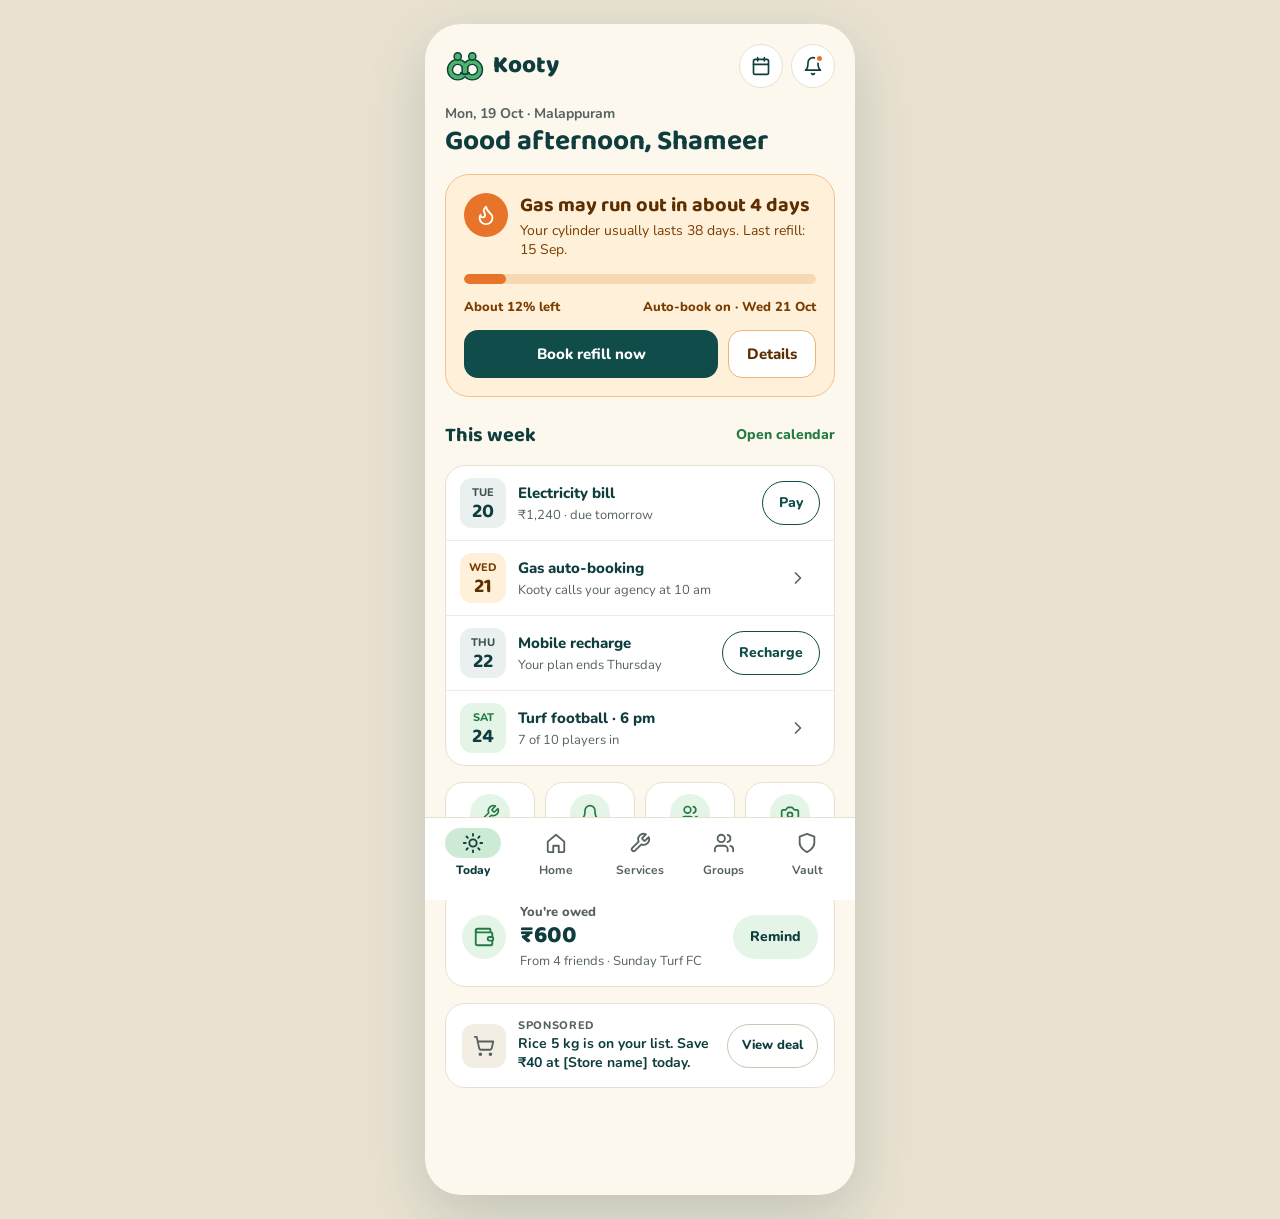
<file: screens/today.html>
<!doctype html>
<html lang="en">
<head>
<meta charset="utf-8">
<meta name="viewport" content="width=device-width, initial-scale=1, viewport-fit=cover">
<title>Today · Kooty</title>
<meta name="theme-color" content="#FCF8EE">
<link rel="icon" href="../assets/kooty-mark.svg" type="image/svg+xml">
<link rel="preconnect" href="https://fonts.googleapis.com">
<link rel="preconnect" href="https://fonts.gstatic.com" crossorigin>
<link rel="stylesheet" href="https://fonts.googleapis.com/css2?family=Baloo+2:wght@500;600;700;800&amp;family=Baloo+Chettan+2:wght@600;700&amp;family=Nunito:wght@400;600;700;800&amp;display=swap">
<link rel="stylesheet" href="../css/kooty.css">
<script src="../js/kooty.js" defer></script>
</head>
<body data-page="today">
<div class="app">
<main class="screen">
<header class="topbar">
<a class="brand" href="welcome.html" aria-label="Kooty, back to start"><svg width="40" height="30" viewBox="0 0 44 32" aria-hidden="true" focusable="false"><circle cx="14" cy="20" r="8.5" fill="none" stroke="#0F3D3E" stroke-width="7"/><circle cx="30" cy="20" r="8.5" fill="none" stroke="#0F3D3E" stroke-width="7"/><circle cx="14" cy="20" r="8.5" fill="none" stroke="#4CB36A" stroke-width="4"/><circle cx="30" cy="20" r="8.5" fill="none" stroke="#4CB36A" stroke-width="4"/><circle cx="14" cy="5.5" r="4" fill="#4CB36A" stroke="#0F3D3E" stroke-width="1.6"/><circle cx="30" cy="5.5" r="4" fill="#4CB36A" stroke="#0F3D3E" stroke-width="1.6"/><path d="M17.5 23.5 Q22 27 26.5 23.5" fill="none" stroke="#0F3D3E" stroke-width="2" stroke-linecap="round"/></svg><span class="brand__name" aria-hidden="true">Kooty</span></a>
<div class="topbar__actions">
<a class="icon-btn" href="calendar.html" aria-label="Open calendar"><svg width="20" height="20" viewBox="0 0 24 24" fill="none" stroke="currentColor" stroke-width="2" stroke-linecap="round" stroke-linejoin="round" aria-hidden="true" focusable="false"><rect x="3" y="4" width="18" height="18" rx="2"/><path d="M16 2v4M8 2v4M3 10h18"/></svg></a>
<button class="icon-btn" type="button" aria-label="Notifications, 2 new"><svg width="20" height="20" viewBox="0 0 24 24" fill="none" stroke="currentColor" stroke-width="2" stroke-linecap="round" stroke-linejoin="round" aria-hidden="true" focusable="false"><path d="M6 8a6 6 0 0 1 12 0c0 7 3 9 3 9H3s3-2 3-9"/><path d="M10.3 21a1.94 1.94 0 0 0 3.4 0"/></svg><span class="icon-btn__dot"></span></button>
</div>
</header>

<div class="stack gap-2">
<p class="greeting__meta">Mon, 19 Oct · Malappuram</p>
<h1 class="h-page">Good afternoon, Shameer</h1>
</div>

<section class="card card--alert card--xl gas-alert" aria-labelledby="gas-alert-title">
<div class="gas-alert__head">
<span class="bubble bubble--amber"><svg width="22" height="22" viewBox="0 0 24 24" fill="none" stroke="currentColor" stroke-width="2" stroke-linecap="round" stroke-linejoin="round" aria-hidden="true" focusable="false"><path d="M8.5 14.5A2.5 2.5 0 0 0 11 12c0-1.38-.5-2-1-3-1.07-2.14-.22-4.05 2-6 .5 2.5 2 4.9 4 6.5 2 1.6 3 3.5 3 5.5a7 7 0 1 1-14 0c0-1.15.43-2.29 1-3a2.5 2.5 0 0 0 2.5 2.5z"/></svg></span>
<div class="stack gap-4">
<h2 id="gas-alert-title" class="gas-alert__title">Gas may run out in about 4 days</h2>
<p class="gas-alert__text">Your cylinder usually lasts 38 days. Last refill: 15 Sep.</p>
</div>
</div>
<div class="progress progress--amber" role="img" aria-label="About 12 percent gas left"><span class="progress__bar" style="width:12%"></span></div>
<div class="gas-alert__meta"><span>About 12% left</span><span>Auto-book on · Wed 21 Oct</span></div>
<div class="btn-row">
<a class="btn btn--primary btn--grow" href="gas-call.html">Book refill now</a>
<a class="btn btn--amber-outline" href="gas.html">Details</a>
</div>
</section>

<section class="section" aria-labelledby="week-title">
<div class="section__head"><h2 id="week-title" class="h-section">This week</h2><a class="link" href="calendar.html">Open calendar</a></div>
<ul class="card card--flush rows">
<li class="row"><div class="date-chip "><span class="date-chip__dow">TUE</span><span class="date-chip__day">20</span></div><div class="row__body"><span class="row__title">Electricity bill</span><span class="row__sub">₹1,240 · due tomorrow</span></div><button class="pill" type="button">Pay</button></li>
<li class="row"><div class="date-chip date-chip--amber"><span class="date-chip__dow">WED</span><span class="date-chip__day">21</span></div><div class="row__body"><span class="row__title">Gas auto-booking</span><span class="row__sub">Kooty calls your agency at 10 am</span></div><a class="icon-btn icon-btn--ghost icon-btn--muted" href="gas.html" aria-label="Open gas tracker"><svg width="20" height="20" viewBox="0 0 24 24" fill="none" stroke="currentColor" stroke-width="2" stroke-linecap="round" stroke-linejoin="round" aria-hidden="true" focusable="false"><path d="m9 18 6-6-6-6"/></svg></a></li>
<li class="row"><div class="date-chip "><span class="date-chip__dow">THU</span><span class="date-chip__day">22</span></div><div class="row__body"><span class="row__title">Mobile recharge</span><span class="row__sub">Your plan ends Thursday</span></div><button class="pill" type="button">Recharge</button></li>
<li class="row"><div class="date-chip date-chip--green"><span class="date-chip__dow">SAT</span><span class="date-chip__day">24</span></div><div class="row__body"><span class="row__title">Turf football · 6 pm</span><span class="row__sub">7 of 10 players in</span></div><a class="icon-btn icon-btn--ghost icon-btn--muted" href="groups.html" aria-label="Open game"><svg width="20" height="20" viewBox="0 0 24 24" fill="none" stroke="currentColor" stroke-width="2" stroke-linecap="round" stroke-linejoin="round" aria-hidden="true" focusable="false"><path d="m9 18 6-6-6-6"/></svg></a></li>
</ul>
</section>

<section class="tiles" aria-label="Quick actions">
<a class="tile" href="services.html"><span class="bubble bubble--sm"><svg width="20" height="20" viewBox="0 0 24 24" fill="none" stroke="currentColor" stroke-width="2" stroke-linecap="round" stroke-linejoin="round" aria-hidden="true" focusable="false"><path d="M14.7 6.3a1 1 0 0 0 0 1.4l1.6 1.6a1 1 0 0 0 1.4 0l3.77-3.77a6 6 0 0 1-7.94 7.94l-6.91 6.91a2.12 2.12 0 0 1-3-3l6.91-6.91a6 6 0 0 1 7.94-7.94l-3.76 3.76z"/></svg></span>Book a pro</a>
<a class="tile" href="calendar.html"><span class="bubble bubble--sm"><svg width="20" height="20" viewBox="0 0 24 24" fill="none" stroke="currentColor" stroke-width="2" stroke-linecap="round" stroke-linejoin="round" aria-hidden="true" focusable="false"><path d="M6 8a6 6 0 0 1 12 0c0 7 3 9 3 9H3s3-2 3-9"/><path d="M10.3 21a1.94 1.94 0 0 0 3.4 0"/></svg></span>Add reminder</a>
<a class="tile" href="groups.html"><span class="bubble bubble--sm"><svg width="20" height="20" viewBox="0 0 24 24" fill="none" stroke="currentColor" stroke-width="2" stroke-linecap="round" stroke-linejoin="round" aria-hidden="true" focusable="false"><path d="M16 21v-2a4 4 0 0 0-4-4H6a4 4 0 0 0-4 4v2"/><circle cx="9" cy="7" r="4"/><path d="M22 21v-2a4 4 0 0 0-3-3.87M16 3.13a4 4 0 0 1 0 7.75"/></svg></span>Split a bill</a>
<a class="tile" href="vault.html"><span class="bubble bubble--sm"><svg width="20" height="20" viewBox="0 0 24 24" fill="none" stroke="currentColor" stroke-width="2" stroke-linecap="round" stroke-linejoin="round" aria-hidden="true" focusable="false"><path d="M14.5 4h-5L7 7H4a2 2 0 0 0-2 2v9a2 2 0 0 0 2 2h16a2 2 0 0 0 2-2V9a2 2 0 0 0-2-2h-3l-2.5-3z"/><circle cx="12" cy="13" r="3"/></svg></span>Scan receipt</a>
</section>

<section class="card money" aria-labelledby="owed-title">
<span class="bubble"><svg width="22" height="22" viewBox="0 0 24 24" fill="none" stroke="currentColor" stroke-width="2" stroke-linecap="round" stroke-linejoin="round" aria-hidden="true" focusable="false"><path d="M19 7V4a1 1 0 0 0-1-1H5a2 2 0 0 0 0 4h15a1 1 0 0 1 1 1v4h-3a2 2 0 0 0 0 4h3a1 1 0 0 0 1-1v-2a1 1 0 0 0-1-1"/><path d="M3 5v14a2 2 0 0 0 2 2h15a1 1 0 0 0 1-1v-4"/></svg></span>
<div class="row__body">
<h2 id="owed-title" class="label">You're owed</h2>
<span class="money__amount">₹600</span>
<span class="row__sub">From 4 friends · Sunday Turf FC</span>
</div>
<a class="pill pill--soft" href="groups.html">Remind</a>
</section>

<aside class="card ad" aria-label="Sponsored">
<span class="bubble bubble--sand bubble--square"><svg width="22" height="22" viewBox="0 0 24 24" fill="none" stroke="currentColor" stroke-width="2" stroke-linecap="round" stroke-linejoin="round" aria-hidden="true" focusable="false"><circle cx="8" cy="21" r="1"/><circle cx="19" cy="21" r="1"/><path d="M2.05 2.05h2l2.66 12.42a2 2 0 0 0 2 1.58h9.78a2 2 0 0 0 1.95-1.57l1.65-7.43H5.12"/></svg></span>
<div class="row__body"><span class="eyebrow">Sponsored</span><span class="ad__text">Rice 5 kg is on your list. Save ₹40 at [Store name] today.</span></div>
<a class="pill pill--outline" href="home.html">View deal</a>
</aside>
</main>
<nav class="tabbar" aria-label="Main">
<a class="tabbar__link" href="today.html" aria-current="page"><span class="tabbar__icon"><svg width="22" height="22" viewBox="0 0 24 24" fill="none" stroke="currentColor" stroke-width="2" stroke-linecap="round" stroke-linejoin="round" aria-hidden="true" focusable="false"><circle cx="12" cy="12" r="4"/><path d="M12 2v2M12 20v2M4.93 4.93l1.41 1.41M17.66 17.66l1.41 1.41M2 12h2M20 12h2M6.34 17.66l-1.41 1.41M19.07 4.93l-1.41 1.41"/></svg></span>Today</a>
<a class="tabbar__link" href="home.html"><span class="tabbar__icon"><svg width="22" height="22" viewBox="0 0 24 24" fill="none" stroke="currentColor" stroke-width="2" stroke-linecap="round" stroke-linejoin="round" aria-hidden="true" focusable="false"><path d="M3 10.5 12 3l9 7.5V21a1 1 0 0 1-1 1h-5v-7h-6v7H4a1 1 0 0 1-1-1z"/></svg></span>Home</a>
<a class="tabbar__link" href="services.html"><span class="tabbar__icon"><svg width="22" height="22" viewBox="0 0 24 24" fill="none" stroke="currentColor" stroke-width="2" stroke-linecap="round" stroke-linejoin="round" aria-hidden="true" focusable="false"><path d="M14.7 6.3a1 1 0 0 0 0 1.4l1.6 1.6a1 1 0 0 0 1.4 0l3.77-3.77a6 6 0 0 1-7.94 7.94l-6.91 6.91a2.12 2.12 0 0 1-3-3l6.91-6.91a6 6 0 0 1 7.94-7.94l-3.76 3.76z"/></svg></span>Services</a>
<a class="tabbar__link" href="groups.html"><span class="tabbar__icon"><svg width="22" height="22" viewBox="0 0 24 24" fill="none" stroke="currentColor" stroke-width="2" stroke-linecap="round" stroke-linejoin="round" aria-hidden="true" focusable="false"><path d="M16 21v-2a4 4 0 0 0-4-4H6a4 4 0 0 0-4 4v2"/><circle cx="9" cy="7" r="4"/><path d="M22 21v-2a4 4 0 0 0-3-3.87M16 3.13a4 4 0 0 1 0 7.75"/></svg></span>Groups</a>
<a class="tabbar__link" href="vault.html"><span class="tabbar__icon"><svg width="22" height="22" viewBox="0 0 24 24" fill="none" stroke="currentColor" stroke-width="2" stroke-linecap="round" stroke-linejoin="round" aria-hidden="true" focusable="false"><path d="M12 22s8-4 8-10V5l-8-3-8 3v7c0 6 8 10 8 10z"/></svg></span>Vault</a>
</nav>
</div>
</body>
</html>
</file>
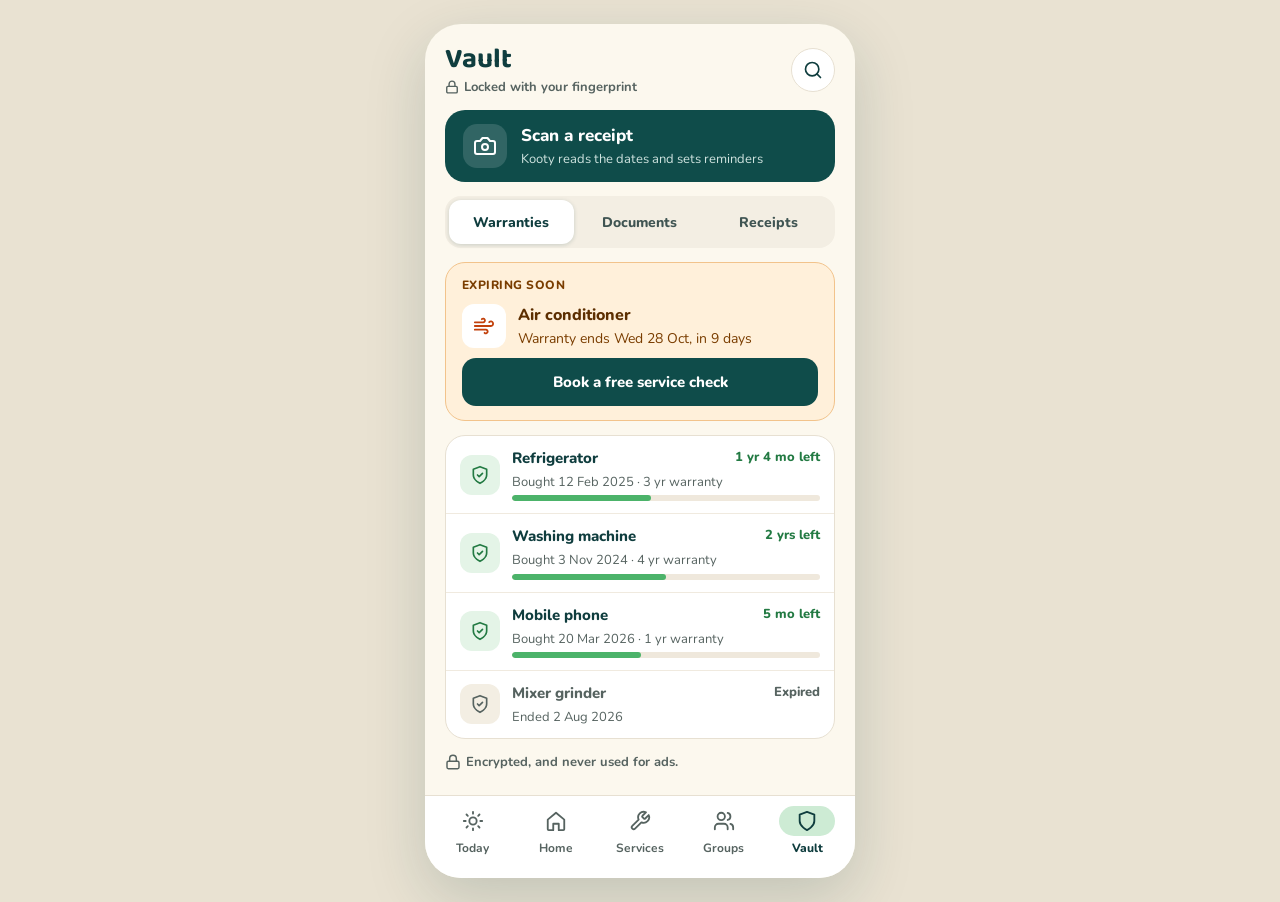
<file: screens/vault.html>
<!doctype html>
<html lang="en">
<head>
<meta charset="utf-8">
<meta name="viewport" content="width=device-width, initial-scale=1, viewport-fit=cover">
<title>Vault · Kooty</title>
<meta name="theme-color" content="#FCF8EE">
<link rel="icon" href="../assets/kooty-mark.svg" type="image/svg+xml">
<link rel="preconnect" href="https://fonts.googleapis.com">
<link rel="preconnect" href="https://fonts.gstatic.com" crossorigin>
<link rel="stylesheet" href="https://fonts.googleapis.com/css2?family=Baloo+2:wght@500;600;700;800&amp;family=Baloo+Chettan+2:wght@600;700&amp;family=Nunito:wght@400;600;700;800&amp;display=swap">
<link rel="stylesheet" href="../css/kooty.css">
<script src="../js/kooty.js" defer></script>
</head>
<body data-page="vault">
<div class="app">
<main class="screen screen--tight">
<header class="topbar">
<div class="stack gap-2">
<h1 class="h-page">Vault</h1>
<span class="vault-lock"><svg width="14" height="14" viewBox="0 0 24 24" fill="none" stroke="currentColor" stroke-width="2.4" stroke-linecap="round" stroke-linejoin="round" aria-hidden="true" focusable="false"><rect x="3" y="11" width="18" height="11" rx="2"/><path d="M7 11V7a5 5 0 0 1 10 0v4"/></svg>Locked with your fingerprint</span>
</div>
<button class="icon-btn" type="button" aria-label="Search the vault"><svg width="20" height="20" viewBox="0 0 24 24" fill="none" stroke="currentColor" stroke-width="2" stroke-linecap="round" stroke-linejoin="round" aria-hidden="true" focusable="false"><circle cx="11" cy="11" r="8"/><path d="m21 21-4.3-4.3"/></svg></button>
</header>

<button class="scan-btn" type="button">
<span class="scan-btn__icon" aria-hidden="true"><svg width="24" height="24" viewBox="0 0 24 24" fill="none" stroke="currentColor" stroke-width="2" stroke-linecap="round" stroke-linejoin="round" aria-hidden="true" focusable="false"><path d="M14.5 4h-5L7 7H4a2 2 0 0 0-2 2v9a2 2 0 0 0 2 2h16a2 2 0 0 0 2-2V9a2 2 0 0 0-2-2h-3l-2.5-3z"/><circle cx="12" cy="13" r="3"/></svg></span>
<span class="stack gap-2"><span class="scan-btn__title">Scan a receipt</span><span class="scan-btn__sub">Kooty reads the dates and sets reminders</span></span>
</button>

<div class="segmented" role="tablist" aria-label="Vault sections">
<button class="segmented__btn" type="button" role="tab" id="tab-warranty" aria-selected="true" aria-controls="panel-warranty">Warranties</button>
<button class="segmented__btn" type="button" role="tab" id="tab-docs" aria-selected="false" aria-controls="panel-docs" tabindex="-1">Documents</button>
<button class="segmented__btn" type="button" role="tab" id="tab-receipts" aria-selected="false" aria-controls="panel-receipts" tabindex="-1">Receipts</button>
</div>

<div class="panel stack" style="gap:14px" id="panel-warranty" role="tabpanel" aria-labelledby="tab-warranty">
<section class="card card--alert card--stack" style="gap:10px;padding:14px 16px" aria-labelledby="soon-title">
<span class="eyebrow" style="font-size:12px;letter-spacing:.04em;color:var(--amber-ink)">Expiring soon</span>
<div style="display:flex;gap:12px;align-items:center">
<span class="bubble bubble--square bubble--white"><svg width="22" height="22" viewBox="0 0 24 24" fill="none" stroke="currentColor" stroke-width="2" stroke-linecap="round" stroke-linejoin="round" aria-hidden="true" focusable="false"><path d="M17.7 7.7a2.5 2.5 0 1 1 1.8 4.3H2"/><path d="M9.6 4.6A2 2 0 1 1 11 8H2"/><path d="M12.6 19.4A2 2 0 1 0 14 16H2"/></svg></span>
<div class="stack gap-2"><h2 id="soon-title" class="row__title" style="font-size:16px;color:var(--amber-deep)">Air conditioner</h2><span class="text-14" style="color:var(--amber-ink)">Warranty ends Wed 28 Oct, in 9 days</span></div>
</div>
<a class="btn btn--primary btn--block" href="services.html">Book a free service check</a>
</section>
<ul class="card card--flush rows">
<li class="row "><span class="bubble bubble--sm bubble--square "><svg width="20" height="20" viewBox="0 0 24 24" fill="none" stroke="currentColor" stroke-width="2" stroke-linecap="round" stroke-linejoin="round" aria-hidden="true" focusable="false"><path d="M12 22s8-4 8-10V5l-8-3-8 3v7c0 6 8 10 8 10z"/><path d="m9 12 2 2 4-4"/></svg></span><span class="row__body" style="gap:4px"><span class="vault-item__top"><span class="row__title">Refrigerator</span><span class="vault-item__left">1 yr 4 mo left</span></span><span class="row__sub">Bought 12 Feb 2025 · 3 yr warranty</span><span class="progress progress--sm" aria-hidden="true"><span class="progress__bar" style="width:45%"></span></span></span></li>
<li class="row "><span class="bubble bubble--sm bubble--square "><svg width="20" height="20" viewBox="0 0 24 24" fill="none" stroke="currentColor" stroke-width="2" stroke-linecap="round" stroke-linejoin="round" aria-hidden="true" focusable="false"><path d="M12 22s8-4 8-10V5l-8-3-8 3v7c0 6 8 10 8 10z"/><path d="m9 12 2 2 4-4"/></svg></span><span class="row__body" style="gap:4px"><span class="vault-item__top"><span class="row__title">Washing machine</span><span class="vault-item__left">2 yrs left</span></span><span class="row__sub">Bought 3 Nov 2024 · 4 yr warranty</span><span class="progress progress--sm" aria-hidden="true"><span class="progress__bar" style="width:50%"></span></span></span></li>
<li class="row "><span class="bubble bubble--sm bubble--square "><svg width="20" height="20" viewBox="0 0 24 24" fill="none" stroke="currentColor" stroke-width="2" stroke-linecap="round" stroke-linejoin="round" aria-hidden="true" focusable="false"><path d="M12 22s8-4 8-10V5l-8-3-8 3v7c0 6 8 10 8 10z"/><path d="m9 12 2 2 4-4"/></svg></span><span class="row__body" style="gap:4px"><span class="vault-item__top"><span class="row__title">Mobile phone</span><span class="vault-item__left">5 mo left</span></span><span class="row__sub">Bought 20 Mar 2026 · 1 yr warranty</span><span class="progress progress--sm" aria-hidden="true"><span class="progress__bar" style="width:42%"></span></span></span></li>
<li class="row vault-item--off"><span class="bubble bubble--sm bubble--square bubble--sand"><svg width="20" height="20" viewBox="0 0 24 24" fill="none" stroke="currentColor" stroke-width="2" stroke-linecap="round" stroke-linejoin="round" aria-hidden="true" focusable="false"><path d="M12 22s8-4 8-10V5l-8-3-8 3v7c0 6 8 10 8 10z"/><path d="m9 12 2 2 4-4"/></svg></span><span class="row__body" style="gap:4px"><span class="vault-item__top"><span class="row__title">Mixer grinder</span><span class="vault-item__left">Expired</span></span><span class="row__sub">Ended 2 Aug 2026</span></span></li>
</ul>
</div>
<div class="panel" id="panel-docs" role="tabpanel" aria-labelledby="tab-docs" hidden>
<ul class="card card--flush rows">
<li class="row vault-item--neutral"><span class="bubble bubble--sm bubble--square bubble--teal"><svg width="20" height="20" viewBox="0 0 24 24" fill="none" stroke="currentColor" stroke-width="2" stroke-linecap="round" stroke-linejoin="round" aria-hidden="true" focusable="false"><path d="M14 2H6a2 2 0 0 0-2 2v16a2 2 0 0 0 2 2h12a2 2 0 0 0 2-2V8z"/><path d="M14 2v6h6M16 13H8M16 17H8"/></svg></span><span class="row__body" style="gap:4px"><span class="vault-item__top"><span class="row__title">Driving licence</span><span class="vault-item__left">Valid</span></span><span class="row__sub">Renew in 2031</span></span></li>
<li class="row vault-item--neutral"><span class="bubble bubble--sm bubble--square bubble--teal"><svg width="20" height="20" viewBox="0 0 24 24" fill="none" stroke="currentColor" stroke-width="2" stroke-linecap="round" stroke-linejoin="round" aria-hidden="true" focusable="false"><path d="M14 2H6a2 2 0 0 0-2 2v16a2 2 0 0 0 2 2h12a2 2 0 0 0 2-2V8z"/><path d="M14 2v6h6M16 13H8M16 17H8"/></svg></span><span class="row__body" style="gap:4px"><span class="vault-item__top"><span class="row__title">Home insurance</span><span class="vault-item__left">12 Jan 2027</span></span><span class="row__sub">Renewal reminder set</span></span></li>
<li class="row vault-item--neutral"><span class="bubble bubble--sm bubble--square bubble--teal"><svg width="20" height="20" viewBox="0 0 24 24" fill="none" stroke="currentColor" stroke-width="2" stroke-linecap="round" stroke-linejoin="round" aria-hidden="true" focusable="false"><path d="M14 2H6a2 2 0 0 0-2 2v16a2 2 0 0 0 2 2h12a2 2 0 0 0 2-2V8z"/><path d="M14 2v6h6M16 13H8M16 17H8"/></svg></span><span class="row__body" style="gap:4px"><span class="vault-item__top"><span class="row__title">Gas connection book</span><span class="vault-item__left">Saved</span></span><span class="row__sub">Indane · consumer no. hidden</span></span></li>
<li class="row vault-item--soon"><span class="bubble bubble--sm bubble--square bubble--sand"><svg width="20" height="20" viewBox="0 0 24 24" fill="none" stroke="currentColor" stroke-width="2" stroke-linecap="round" stroke-linejoin="round" aria-hidden="true" focusable="false"><path d="M14 2H6a2 2 0 0 0-2 2v16a2 2 0 0 0 2 2h12a2 2 0 0 0 2-2V8z"/><path d="M14 2v6h6M16 13H8M16 17H8"/></svg></span><span class="row__body" style="gap:4px"><span class="vault-item__top"><span class="row__title">Vehicle papers</span><span class="vault-item__left">Coming soon</span></span><span class="row__sub">Arrives with the Vehicle update</span></span></li>
</ul>
</div>
<div class="panel" id="panel-receipts" role="tabpanel" aria-labelledby="tab-receipts" hidden>
<ul class="card card--flush rows">
<li class="row vault-item--neutral"><span class="bubble bubble--sm bubble--square bubble--amber-tint"><svg width="20" height="20" viewBox="0 0 24 24" fill="none" stroke="currentColor" stroke-width="2" stroke-linecap="round" stroke-linejoin="round" aria-hidden="true" focusable="false"><path d="M4 2v20l2-1 2 1 2-1 2 1 2-1 2 1 2-1 2 1V2l-2 1-2-1-2 1-2-1-2 1-2-1-2 1Z"/><path d="M16 8H8M16 12H8M13 16H8"/></svg></span><span class="row__body" style="gap:4px"><span class="vault-item__top"><span class="row__title">Ceiling fan</span><span class="vault-item__left">₹2,450</span></span><span class="row__sub">3 Oct 2026 · linked to warranty</span></span></li>
<li class="row vault-item--neutral"><span class="bubble bubble--sm bubble--square bubble--amber-tint"><svg width="20" height="20" viewBox="0 0 24 24" fill="none" stroke="currentColor" stroke-width="2" stroke-linecap="round" stroke-linejoin="round" aria-hidden="true" focusable="false"><path d="M4 2v20l2-1 2 1 2-1 2 1 2-1 2 1 2-1 2 1V2l-2 1-2-1-2 1-2-1-2 1-2-1-2 1Z"/><path d="M16 8H8M16 12H8M13 16H8"/></svg></span><span class="row__body" style="gap:4px"><span class="vault-item__top"><span class="row__title">Inverter battery</span><span class="vault-item__left">₹11,800</span></span><span class="row__sub">18 Sep 2026 · linked to warranty</span></span></li>
<li class="row vault-item--neutral"><span class="bubble bubble--sm bubble--square bubble--amber-tint"><svg width="20" height="20" viewBox="0 0 24 24" fill="none" stroke="currentColor" stroke-width="2" stroke-linecap="round" stroke-linejoin="round" aria-hidden="true" focusable="false"><path d="M4 2v20l2-1 2 1 2-1 2 1 2-1 2 1 2-1 2 1V2l-2 1-2-1-2 1-2-1-2 1-2-1-2 1Z"/><path d="M16 8H8M16 12H8M13 16H8"/></svg></span><span class="row__body" style="gap:4px"><span class="vault-item__top"><span class="row__title">Electrician visit</span><span class="vault-item__left">₹300</span></span><span class="row__sub">2 Sep 2026 · booked on Kooty</span></span></li>
<li class="row vault-item--neutral"><span class="bubble bubble--sm bubble--square bubble--amber-tint"><svg width="20" height="20" viewBox="0 0 24 24" fill="none" stroke="currentColor" stroke-width="2" stroke-linecap="round" stroke-linejoin="round" aria-hidden="true" focusable="false"><path d="M4 2v20l2-1 2 1 2-1 2 1 2-1 2 1 2-1 2 1V2l-2 1-2-1-2 1-2-1-2 1-2-1-2 1Z"/><path d="M16 8H8M16 12H8M13 16H8"/></svg></span><span class="row__body" style="gap:4px"><span class="vault-item__top"><span class="row__title">School uniform</span><span class="vault-item__left">₹1,640</span></span><span class="row__sub">28 Aug 2026</span></span></li>
</ul>
</div>

<p class="vault-lock"><svg width="16" height="16" viewBox="0 0 24 24" fill="none" stroke="currentColor" stroke-width="2.2" stroke-linecap="round" stroke-linejoin="round" aria-hidden="true" focusable="false"><rect x="3" y="11" width="18" height="11" rx="2"/><path d="M7 11V7a5 5 0 0 1 10 0v4"/></svg>Encrypted, and never used for ads.</p>
</main>
<nav class="tabbar" aria-label="Main">
<a class="tabbar__link" href="today.html"><span class="tabbar__icon"><svg width="22" height="22" viewBox="0 0 24 24" fill="none" stroke="currentColor" stroke-width="2" stroke-linecap="round" stroke-linejoin="round" aria-hidden="true" focusable="false"><circle cx="12" cy="12" r="4"/><path d="M12 2v2M12 20v2M4.93 4.93l1.41 1.41M17.66 17.66l1.41 1.41M2 12h2M20 12h2M6.34 17.66l-1.41 1.41M19.07 4.93l-1.41 1.41"/></svg></span>Today</a>
<a class="tabbar__link" href="home.html"><span class="tabbar__icon"><svg width="22" height="22" viewBox="0 0 24 24" fill="none" stroke="currentColor" stroke-width="2" stroke-linecap="round" stroke-linejoin="round" aria-hidden="true" focusable="false"><path d="M3 10.5 12 3l9 7.5V21a1 1 0 0 1-1 1h-5v-7h-6v7H4a1 1 0 0 1-1-1z"/></svg></span>Home</a>
<a class="tabbar__link" href="services.html"><span class="tabbar__icon"><svg width="22" height="22" viewBox="0 0 24 24" fill="none" stroke="currentColor" stroke-width="2" stroke-linecap="round" stroke-linejoin="round" aria-hidden="true" focusable="false"><path d="M14.7 6.3a1 1 0 0 0 0 1.4l1.6 1.6a1 1 0 0 0 1.4 0l3.77-3.77a6 6 0 0 1-7.94 7.94l-6.91 6.91a2.12 2.12 0 0 1-3-3l6.91-6.91a6 6 0 0 1 7.94-7.94l-3.76 3.76z"/></svg></span>Services</a>
<a class="tabbar__link" href="groups.html"><span class="tabbar__icon"><svg width="22" height="22" viewBox="0 0 24 24" fill="none" stroke="currentColor" stroke-width="2" stroke-linecap="round" stroke-linejoin="round" aria-hidden="true" focusable="false"><path d="M16 21v-2a4 4 0 0 0-4-4H6a4 4 0 0 0-4 4v2"/><circle cx="9" cy="7" r="4"/><path d="M22 21v-2a4 4 0 0 0-3-3.87M16 3.13a4 4 0 0 1 0 7.75"/></svg></span>Groups</a>
<a class="tabbar__link" href="vault.html" aria-current="page"><span class="tabbar__icon"><svg width="22" height="22" viewBox="0 0 24 24" fill="none" stroke="currentColor" stroke-width="2" stroke-linecap="round" stroke-linejoin="round" aria-hidden="true" focusable="false"><path d="M12 22s8-4 8-10V5l-8-3-8 3v7c0 6 8 10 8 10z"/></svg></span>Vault</a>
</nav>
</div>
</body>
</html>
</file>
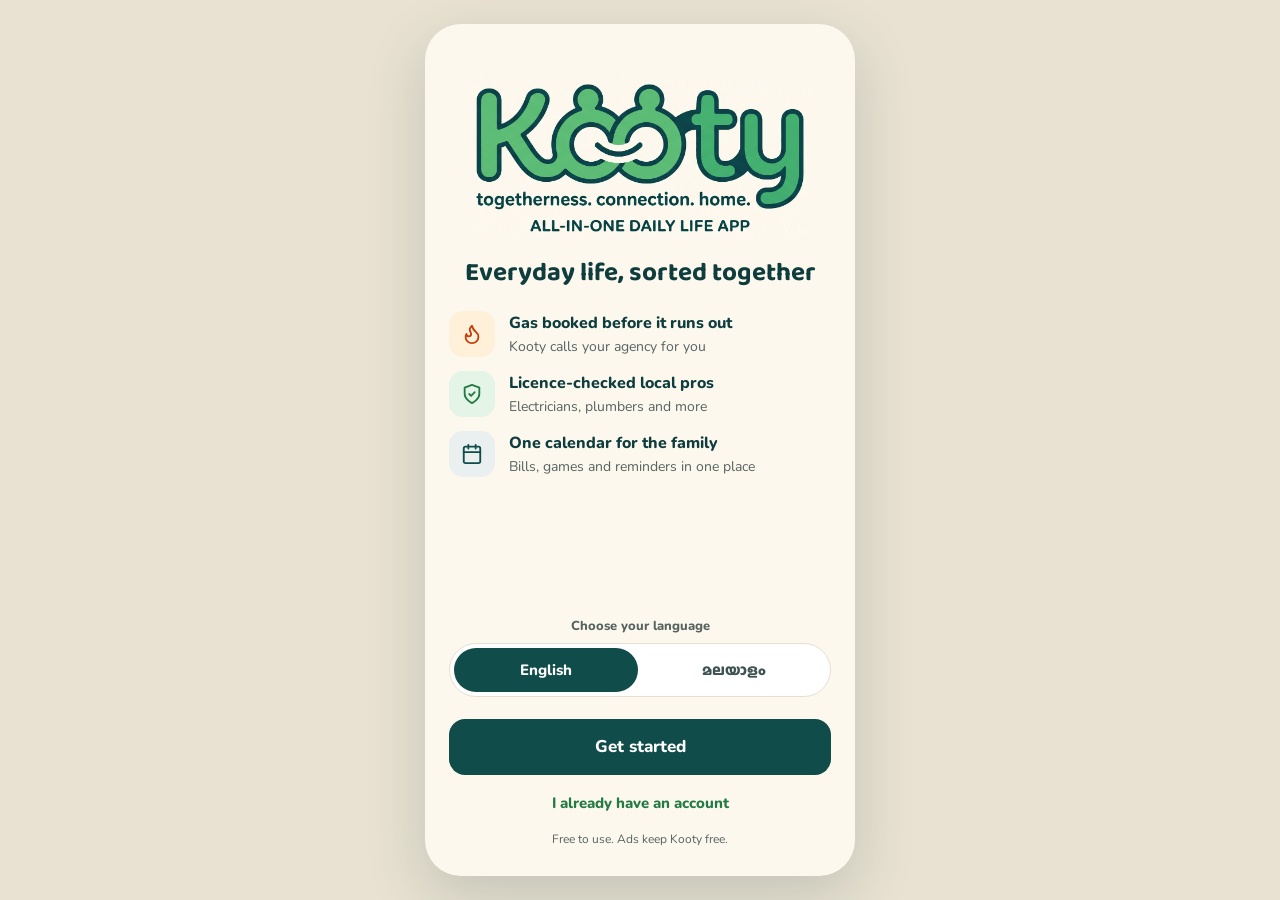
<file: screens/welcome.html>
<!doctype html>
<html lang="en">
<head>
<meta charset="utf-8">
<meta name="viewport" content="width=device-width, initial-scale=1, viewport-fit=cover">
<title>Welcome · Kooty</title>
<meta name="theme-color" content="#FCF8EE">
<link rel="icon" href="../assets/kooty-mark.svg" type="image/svg+xml">
<link rel="preconnect" href="https://fonts.googleapis.com">
<link rel="preconnect" href="https://fonts.gstatic.com" crossorigin>
<link rel="stylesheet" href="https://fonts.googleapis.com/css2?family=Baloo+2:wght@500;600;700;800&amp;family=Baloo+Chettan+2:wght@600;700&amp;family=Nunito:wght@400;600;700;800&amp;display=swap">
<link rel="stylesheet" href="../css/kooty.css">
<script src="../js/kooty.js" defer></script>
</head>
<body data-page="welcome">
<div class="app">
<div class="welcome-logo"><img src="../assets/kooty-logo.png" width="1200" height="573" alt="Kooty. Togetherness, connection, home. All-in-one daily life app."></div>
<main class="screen" style="gap:22px;padding:18px 24px 28px">
<h1 class="welcome-title">Everyday life, sorted together</h1>
<ul class="stack gap-12" style="gap:14px">
<li class="feature"><span class="bubble bubble--amber-tint"><svg width="22" height="22" viewBox="0 0 24 24" fill="none" stroke="currentColor" stroke-width="2" stroke-linecap="round" stroke-linejoin="round" aria-hidden="true" focusable="false"><path d="M8.5 14.5A2.5 2.5 0 0 0 11 12c0-1.38-.5-2-1-3-1.07-2.14-.22-4.05 2-6 .5 2.5 2 4.9 4 6.5 2 1.6 3 3.5 3 5.5a7 7 0 1 1-14 0c0-1.15.43-2.29 1-3a2.5 2.5 0 0 0 2.5 2.5z"/></svg></span><div class="stack gap-2"><span class="feature__title">Gas booked before it runs out</span><span class="feature__text">Kooty calls your agency for you</span></div></li>
<li class="feature"><span class="bubble "><svg width="22" height="22" viewBox="0 0 24 24" fill="none" stroke="currentColor" stroke-width="2" stroke-linecap="round" stroke-linejoin="round" aria-hidden="true" focusable="false"><path d="M12 22s8-4 8-10V5l-8-3-8 3v7c0 6 8 10 8 10z"/><path d="m9 12 2 2 4-4"/></svg></span><div class="stack gap-2"><span class="feature__title">Licence-checked local pros</span><span class="feature__text">Electricians, plumbers and more</span></div></li>
<li class="feature"><span class="bubble bubble--teal"><svg width="22" height="22" viewBox="0 0 24 24" fill="none" stroke="currentColor" stroke-width="2" stroke-linecap="round" stroke-linejoin="round" aria-hidden="true" focusable="false"><rect x="3" y="4" width="18" height="18" rx="2"/><path d="M16 2v4M8 2v4M3 10h18"/></svg></span><div class="stack gap-2"><span class="feature__title">One calendar for the family</span><span class="feature__text">Bills, games and reminders in one place</span></div></li>
</ul>
<div class="spacer"></div>
<fieldset class="stack gap-8" style="border:0;margin:0;padding:0">
<legend class="label" style="width:100%;text-align:center;padding:0 0 8px">Choose your language</legend>
<div class="segmented segmented--pill">
<label class="segmented__opt"><input type="radio" name="lang" value="en" checked><span class="segmented__label">English</span></label>
<label class="segmented__opt"><input type="radio" name="lang" value="ml"><span class="segmented__label segmented__label--ml" lang="ml">മലയാളം</span></label>
</div>
</fieldset>
<div class="stack gap-6">
<a class="btn btn--primary btn--xl btn--block" href="today.html">Get started</a>
<a class="btn btn--text btn--block" href="today.html">I already have an account</a>
<p class="fine-print">Free to use. Ads keep Kooty free.</p>
</div>
</main>
</div>
</body>
</html>
</file>
<file: css/kooty.css>
/* ==========================================================================
   Kooty — app stylesheet
   1. Design tokens     5. Lists and rows      9.  Screen-specific parts
   2. Base and reset    6. Chips and controls  10. Tab bar and floating parts
   3. Layout            7. Badges, avatars     11. Dark call screen
   4. Buttons, cards    8. Progress bars       12. Screen gallery (index.html)
   ========================================================================== */

/* 1. Design tokens -------------------------------------------------------- */
:root {
  /* Brand (from the Kooty logo) */
  --green: #4CB36A;          /* brand green: highlights, progress, selected */
  --green-ink: #237A43;      /* green that passes 4.5:1 as text on white */
  --green-ink-2: #1D6B3A;
  --green-tint: #E4F4E7;
  --green-tint-2: #CDEBD4;
  --ink: #0F3D3E;            /* deep teal: all body text */
  --teal: #0F4C4A;           /* primary buttons */
  --teal-hover: #0A3A38;
  --teal-tint: #EAF0F0;

  /* Neutrals */
  --cream: #FCF8EE;          /* app background */
  --surface: #FFFFFF;        /* cards */
  --sand: #F3EEE3;
  --sand-2: #F8F5EE;
  --track: #EFE8DC;
  --line: #E7E0D2;
  --line-soft: #F0EADF;
  --line-strong: #CFC6B3;
  --ink-2: #3F5452;
  --muted: #566360;          /* secondary text, 5.6:1 on cream */
  --muted-3: #66706E;

  /* Alert (used only for urgent things) */
  --amber: #E8742A;
  --amber-soft: #F5B26B;
  --amber-tint: #FFF0DA;
  --amber-tint-2: #F6D9B3;
  --amber-line: #F2C38B;
  --amber-line-2: #E9B77A;
  --amber-ink: #7A3D00;
  --amber-deep: #5C2E00;
  --orange-ink: #C2410C;

  /* Calendar categories (each also has its own icon) */
  --blue: #3D6FD9;
  --blue-tint: #E6EDFB;
  --blue-ink: #2F56B0;
  --pink: #D9467A;
  --pink-tint: #FCE7EF;
  --pink-ink: #B0275C;

  --red: #C62F35;
  --on-dark-muted: #B9CFCB;

  /* Shape */
  --r-sm: 12px;
  --r-md: 14px;
  --r-lg: 18px;
  --r-xl: 20px;
  --r-2xl: 24px;
  --r-pill: 999px;

  /* Type */
  --font-display: 'Baloo 2', 'Nunito', system-ui, sans-serif;
  --font-body: 'Nunito', system-ui, sans-serif;
  --font-malayalam: 'Baloo Chettan 2', 'Nunito', system-ui, sans-serif;

  /* Interaction */
  --tap: 44px;               /* minimum touch target */
  --focus: 0 0 0 3px var(--surface), 0 0 0 6px var(--green);
  --shadow-float: 0 6px 18px rgba(15, 61, 62, 0.25);
  --shadow-soft: 0 1px 4px rgba(15, 61, 62, 0.18);
}

/* 2. Base and reset -------------------------------------------------------- */
*, *::before, *::after { box-sizing: border-box; }
[hidden] { display: none !important; }
html { -webkit-text-size-adjust: 100%; }
body {
  margin: 0;
  background: #E9E2D2;
  color: var(--ink);
  font-family: var(--font-body);
  font-size: 15px;
  line-height: 1.4;
  -webkit-font-smoothing: antialiased;
}
h1, h2, h3, p, ul, ol, dl, dd, figure, blockquote { margin: 0; }
ul, ol { padding: 0; list-style: none; }
a { color: inherit; text-decoration: none; }
button, input { font: inherit; color: inherit; }
button { cursor: pointer; }
img, svg { display: block; }
img { max-width: 100%; height: auto; }
:focus-visible { outline: 3px solid var(--green); outline-offset: 2px; }
.sr-only {
  position: absolute; width: 1px; height: 1px; padding: 0; margin: -1px;
  overflow: hidden; clip: rect(0, 0, 0, 0); white-space: nowrap; border: 0;
}

/* 3. Layout ---------------------------------------------------------------- */
.app {
  position: relative;
  width: 100%;
  max-width: 430px;
  min-height: 100vh;
  min-height: 100dvh;
  margin: 0 auto;
  background: var(--cream);
  display: flex;
  flex-direction: column;
}
@media (min-width: 600px) {
  .app {
    margin: 24px auto;
    min-height: calc(100vh - 48px);
    border-radius: 36px;
    overflow: clip;
    box-shadow: 0 20px 60px rgba(15, 61, 62, 0.18);
  }
}
.screen { flex: 1; display: flex; flex-direction: column; gap: 16px; padding: 20px 20px 24px; }
.screen--tight { gap: 14px; }
.stack { display: flex; flex-direction: column; }
.gap-2 { gap: 2px; } .gap-4 { gap: 4px; } .gap-6 { gap: 6px; } .gap-8 { gap: 8px; } .gap-10 { gap: 10px; } .gap-12 { gap: 12px; }
.spacer { flex: 1; }
.section { display: flex; flex-direction: column; gap: 8px; }
.section__head { display: flex; justify-content: space-between; align-items: center; gap: 8px; }

.topbar { display: flex; align-items: center; justify-content: space-between; gap: 8px; }
.topbar__title { flex: 1; font-family: var(--font-display); font-size: 24px; font-weight: 700; line-height: 1.2; }
.topbar__actions { display: flex; gap: 8px; }

/* Type */
.h-page { font-family: var(--font-display); font-size: 28px; font-weight: 700; line-height: 1.15; }
.h-section { font-family: var(--font-display); font-size: 20px; font-weight: 700; line-height: 1.2; }
.h-card { font-size: 17px; font-weight: 800; line-height: 1.3; }
.label { font-size: 13px; font-weight: 800; color: var(--muted); }
.eyebrow { font-size: 11px; font-weight: 800; letter-spacing: 0.06em; text-transform: uppercase; color: var(--muted); }
.muted { color: var(--muted); }
.text-sm { font-size: 13px; }
.text-14 { font-size: 14px; }
.strong { font-weight: 800; }

/* 4. Buttons and cards ------------------------------------------------------ */
.btn {
  display: inline-flex; align-items: center; justify-content: center; gap: 8px;
  min-height: 48px; padding: 0 18px;
  border: 1.5px solid transparent; border-radius: var(--r-md);
  font-size: 15px; font-weight: 800; line-height: 1.2; text-align: center;
  transition: background-color 0.15s, border-color 0.15s;
}
.btn--block { display: flex; width: 100%; }
.btn--grow { flex: 1; }
.btn--lg { min-height: 56px; font-size: 16px; border-radius: 16px; }
.btn--xl { min-height: 56px; font-size: 17px; border-radius: 16px; }
.btn--primary { background: var(--teal); color: #FFFFFF; }
.btn--primary:hover { background: var(--teal-hover); }
.btn--secondary { background: var(--surface); border-color: var(--line-strong); color: var(--ink); }
.btn--secondary:hover { border-color: var(--muted-3); }
.btn--amber-outline { background: var(--surface); border-color: var(--amber-line-2); color: var(--amber-deep); }
.btn--green { background: var(--green); color: var(--ink); }
.btn--danger { background: var(--red); color: #FFFFFF; }
.btn--ghost-dark { background: transparent; border-color: rgba(255, 255, 255, 0.5); color: #FFFFFF; }
.btn--text { min-height: 44px; padding: 0; border: 0; background: none; color: var(--green-ink); }
.btn-row { display: flex; gap: 10px; }
.btn-grid { display: grid; grid-template-columns: repeat(2, minmax(0, 1fr)); gap: 8px; }

.pill {
  flex: none; display: inline-flex; align-items: center; justify-content: center; gap: 6px;
  min-height: 44px; padding: 0 16px;
  border: 1.5px solid var(--teal); border-radius: var(--r-pill);
  background: var(--surface); color: var(--teal);
  font-size: 14px; font-weight: 800; white-space: nowrap;
}
.pill--soft { border-color: transparent; background: var(--green-tint); color: var(--ink); }
.pill--outline { border-color: var(--line-strong); color: var(--ink); font-size: 13px; padding: 0 14px; }
.link { display: inline-flex; align-items: center; min-height: 44px; font-size: 14px; font-weight: 800; color: var(--green-ink); }
.link:hover { text-decoration: underline; }

.icon-btn {
  position: relative; flex: none;
  width: var(--tap); height: var(--tap); padding: 0;
  display: inline-flex; align-items: center; justify-content: center;
  border: 1px solid var(--line); border-radius: var(--r-pill);
  background: var(--surface); color: var(--ink);
}
.icon-btn--ghost { border-color: transparent; background: transparent; }
.icon-btn--muted { color: var(--muted); }
.icon-btn__dot {
  position: absolute; top: 9px; right: 10px;
  width: 9px; height: 9px; border-radius: 50%;
  background: var(--amber); border: 2px solid var(--surface);
}

.card { background: var(--surface); border: 1px solid var(--line); border-radius: var(--r-xl); padding: 16px; }
.card--xl { border-radius: var(--r-2xl); padding: 18px; }
.card--flush { padding: 0; overflow: hidden; }
.card--list { padding: 4px 16px; }
.card--alert { background: var(--amber-tint); border: 1.5px solid var(--amber-line); }
.card--tint { background: var(--teal-tint); border-color: transparent; }
.card--stack { display: flex; flex-direction: column; gap: 12px; }

.bubble {
  flex: none; width: 44px; height: 44px;
  display: inline-flex; align-items: center; justify-content: center;
  border-radius: var(--r-pill);
  background: var(--green-tint); color: var(--green-ink);
}
.bubble--sm { width: 40px; height: 40px; }
.bubble--square { border-radius: var(--r-sm); }
.bubble--amber { background: var(--amber); color: #FFFFFF; }
.bubble--amber-tint { background: var(--amber-tint); color: var(--orange-ink); }
.bubble--teal { background: var(--teal-tint); color: var(--teal); }
.bubble--sand { background: var(--sand); color: var(--muted); }
.bubble--blue { background: var(--blue-tint); color: var(--blue-ink); }
.bubble--pink { background: var(--pink-tint); color: var(--pink-ink); }
.bubble--white { background: var(--surface); color: var(--orange-ink); }

/* 5. Lists and rows -------------------------------------------------------- */
.rows { display: flex; flex-direction: column; }
.row { display: flex; align-items: center; gap: 12px; padding: 12px 14px; border-bottom: 1px solid var(--line-soft); }
.row:last-child { border-bottom: 0; }
.row--plain { padding: 0; min-height: 48px; }
.row--agenda { padding: 9px 0; border-bottom-color: #EFE8DC; }
.row__body { flex: 1; min-width: 0; display: flex; flex-direction: column; gap: 2px; }
.row__title { font-size: 15px; font-weight: 800; }
.row__sub { font-size: 13px; color: var(--muted); }
.row__end { font-size: 13px; font-weight: 700; color: var(--muted); }
.row__end--ok { display: inline-flex; align-items: center; gap: 4px; font-weight: 800; color: var(--green-ink); }

.kv { display: flex; flex-direction: column; }
.kv__row { display: flex; justify-content: space-between; align-items: center; gap: 12px; min-height: 46px; border-bottom: 1px solid var(--line-soft); }
.kv__row:last-child { border-bottom: 0; }
.kv dt { font-size: 14px; color: var(--muted); }
.kv dd { font-size: 14px; font-weight: 800; text-align: right; }
.kv dd.kv__ok { display: inline-flex; align-items: center; gap: 6px; color: var(--green-ink); }

.date-chip {
  flex: none; width: 46px; height: 50px;
  display: flex; flex-direction: column; align-items: center; justify-content: center;
  border-radius: var(--r-sm); background: var(--teal-tint);
}
.date-chip__dow { font-size: 11px; font-weight: 800; color: var(--ink-2); }
.date-chip__day { font-family: var(--font-display); font-size: 20px; font-weight: 700; line-height: 1; }
.date-chip--amber { background: var(--amber-tint); }
.date-chip--amber .date-chip__dow { color: var(--amber-ink); }
.date-chip--amber .date-chip__day { color: var(--amber-deep); }
.date-chip--green { background: var(--green-tint); }
.date-chip--green .date-chip__dow { color: var(--green-ink); }

/* 6. Chips and controls ---------------------------------------------------- */
.chips {
  display: flex; gap: 8px; overflow-x: auto;
  margin: 0 -20px; padding: 0 20px 2px;
  scrollbar-width: none;
}
.chips::-webkit-scrollbar { display: none; }
.chip {
  flex: none; display: inline-flex; align-items: center; gap: 8px;
  min-height: 40px; padding: 0 14px;
  border: 1.5px solid var(--line); border-radius: var(--r-pill);
  background: var(--surface); color: var(--ink);
  font-size: 14px; font-weight: 800; white-space: nowrap;
}
.chip[aria-pressed="true"], .chip[aria-current="page"] { background: var(--teal); border-color: var(--teal); color: #FFFFFF; }
.chip__dot { width: 10px; height: 10px; border-radius: 50%; border: 1.5px solid #FFFFFF; }
.chip__check { display: none; }
.chip[aria-pressed="true"] .chip__check { display: block; }

/* Segmented control. Radio version: <label class="segmented__opt"><input type="radio">…</label>.
   Button version: <button class="segmented__btn" aria-selected / aria-pressed>. */
.segmented {
  display: grid; grid-auto-flow: column; grid-auto-columns: minmax(0, 1fr); gap: 4px;
  padding: 4px; border-radius: 16px; background: var(--sand);
}
.segmented__opt { position: relative; display: block; }
.segmented__opt input { position: absolute; inset: 0; width: 100%; height: 100%; margin: 0; opacity: 0; cursor: pointer; }
.segmented__label, .segmented__btn {
  display: flex; align-items: center; justify-content: center;
  min-height: 44px; padding: 0 6px;
  border: 0; border-radius: 12px; background: transparent;
  font-size: 15px; font-weight: 800; color: var(--ink-2);
}
.segmented__btn { width: 100%; font-size: 14px; }
.segmented__opt input:checked + .segmented__label,
.segmented__btn[aria-selected="true"] { background: var(--surface); color: var(--ink); box-shadow: var(--shadow-soft); }
.segmented__opt input:focus-visible + .segmented__label { outline: 3px solid var(--green); outline-offset: 2px; }
.segmented--pill { border: 1px solid var(--line); border-radius: var(--r-pill); background: var(--surface); }
.segmented--pill .segmented__label { border-radius: var(--r-pill); }
.segmented--pill .segmented__opt input:checked + .segmented__label { background: var(--teal); color: #FFFFFF; box-shadow: none; }
.segmented__label--ml { font-family: var(--font-malayalam); }

.switch { flex: none; min-width: 56px; min-height: 44px; padding: 0; border: 0; background: transparent; display: inline-flex; align-items: center; }
.switch__track { width: 56px; height: 32px; padding: 3px; border-radius: var(--r-pill); background: #8F8778; display: flex; transition: background-color 0.2s; }
.switch__thumb { width: 26px; height: 26px; border-radius: 50%; background: #FFFFFF; box-shadow: 0 1px 3px rgba(15, 61, 62, 0.3); transition: transform 0.2s; }
.switch[aria-checked="true"] .switch__track { background: var(--green-ink); }
.switch[aria-checked="true"] .switch__thumb { transform: translateX(24px); }

.check { position: relative; display: flex; align-items: center; gap: 12px; min-height: 50px; cursor: pointer; }
.check input { position: absolute; width: 1px; height: 1px; opacity: 0; }
.check__box {
  flex: none; width: 26px; height: 26px;
  display: flex; align-items: center; justify-content: center;
  border: 2px solid var(--muted-3); border-radius: 8px;
  background: var(--surface); color: #FFFFFF;
}
.check__box svg { opacity: 0; }
.check input:checked + .check__box { background: var(--green-ink); border-color: var(--green-ink); }
.check input:checked + .check__box svg { opacity: 1; }
.check input:focus-visible + .check__box { outline: 3px solid var(--green); outline-offset: 2px; }
.check__text { flex: 1; display: flex; flex-direction: column; gap: 1px; }
.check__title { font-size: 15px; font-weight: 800; }
.check input:checked ~ .check__text .check__title { text-decoration: line-through; color: var(--muted); }
.check__sub { font-size: 12px; color: var(--muted); }

.search { position: relative; }
.search svg { position: absolute; left: 16px; top: 15px; color: var(--muted); pointer-events: none; }
.search input {
  width: 100%; min-height: 50px; padding: 0 16px 0 46px;
  border: 1.5px solid var(--line); border-radius: 16px;
  background: var(--surface); color: var(--ink); font-size: 15px;
}
.search input::placeholder { color: var(--muted-3); }
.search input:focus { outline: none; border-color: var(--green); box-shadow: 0 0 0 3px var(--green-tint-2); }

.disclosure { padding: 0 16px; border: 1px solid var(--line); border-radius: var(--r-lg); background: var(--surface); }
.disclosure summary {
  min-height: 50px; display: flex; align-items: center; justify-content: space-between; gap: 8px;
  font-size: 15px; font-weight: 800; cursor: pointer; list-style: none;
}
.disclosure summary::-webkit-details-marker { display: none; }
.disclosure__title { display: inline-flex; align-items: center; gap: 8px; }
.disclosure__title svg { color: var(--green-ink); }
.disclosure__chev { transition: transform 0.2s; }
.disclosure[open] .disclosure__chev { transform: rotate(180deg); }
.disclosure p { padding-bottom: 14px; font-size: 14px; line-height: 1.5; color: var(--ink-2); }

/* 7. Badges and avatars ---------------------------------------------------- */
.badge {
  align-self: flex-start; display: inline-flex; align-items: center; gap: 5px;
  padding: 3px 9px 3px 7px; border-radius: var(--r-pill);
  font-size: 12px; font-weight: 800; line-height: 1.4;
}
.badge--licensed { background: var(--green-tint); color: var(--green-ink-2); }
.badge--checked { background: var(--teal-tint); color: var(--teal); }
.badge--warn { padding: 4px 10px; background: var(--amber-tint); color: var(--amber-ink); font-size: 13px; }
.badge--lang { padding: 3px 10px; background: var(--green-tint); color: var(--green-ink); }
.badges { display: flex; flex-wrap: wrap; gap: 6px; }

.avatar {
  flex: none; width: 52px; height: 52px;
  display: inline-flex; align-items: center; justify-content: center;
  border-radius: 50%; background: var(--green-tint); color: var(--ink);
  font-family: var(--font-display); font-size: 19px; font-weight: 700;
}
.avatar--xl { width: 76px; height: 76px; border: 3px solid var(--green); font-size: 28px; }
.avatar--sm, .avatar--xs {
  width: 32px; height: 32px; border: 2px solid var(--surface);
  font-family: var(--font-body); font-size: 13px; font-weight: 800;
}
.avatar--xs { width: 34px; height: 34px; font-size: 12px; }
.avatar--plain { border: 0; }
.avatar--add { background: var(--teal); color: #FFFFFF; }
.tint-green { background: var(--green-tint); }
.tint-green-2 { background: var(--green-tint-2); }
.tint-teal { background: var(--teal-tint); }
.tint-amber { background: var(--amber-tint); }
.tint-pink { background: var(--pink-tint); }
.tint-blue { background: var(--blue-tint); }
.avatars { display: flex; }
.avatars > * + * { margin-left: -6px; }
.avatars--tight > * + * { margin-left: -8px; }

.rating { display: inline-flex; align-items: center; gap: 4px; font-size: 14px; font-weight: 800; white-space: nowrap; }
.rating svg { color: var(--amber); }
.rating__count { font-weight: 600; color: var(--muted); }

/* 8. Progress bars --------------------------------------------------------- */
.progress { height: 10px; border-radius: var(--r-pill); background: var(--track); overflow: hidden; }
.progress--lg { height: 12px; }
.progress--sm { height: 6px; }
.progress--amber { background: var(--amber-tint-2); }
.progress__bar { display: block; height: 100%; border-radius: var(--r-pill); background: var(--green); transition: width 0.3s; }
.progress--amber .progress__bar { background: var(--amber); }
.progress__bar--teal { background: var(--teal); }

/* 9. Screen-specific parts ------------------------------------------------- */
/* Brand mark in headers */
.brand { display: inline-flex; align-items: center; gap: 8px; min-height: 44px; }
.brand__name { font-family: var(--font-display); font-size: 24px; font-weight: 800; line-height: 1; }

/* Welcome */
.welcome-logo { display: flex; justify-content: center; padding: 52px 20px 0; }
.welcome-logo img { width: 100%; max-width: 344px; }
.welcome-title { font-family: var(--font-display); font-size: 26px; font-weight: 700; line-height: 1.2; text-align: center; }
.feature { display: flex; align-items: center; gap: 14px; }
.feature .bubble { width: 46px; height: 46px; border-radius: var(--r-md); }
.feature__title { font-size: 16px; font-weight: 800; }
.feature__text { font-size: 14px; color: var(--muted); }
.fine-print { font-size: 12px; color: var(--muted); text-align: center; }

/* Today */
.greeting__meta { font-size: 14px; font-weight: 700; color: var(--muted); }
.gas-alert { display: flex; flex-direction: column; gap: 14px; }
.gas-alert__head { display: flex; gap: 12px; align-items: flex-start; }
.gas-alert__title { font-family: var(--font-display); font-size: 20px; font-weight: 700; line-height: 1.2; color: var(--amber-deep); }
.gas-alert__text { font-size: 14px; color: var(--amber-ink); }
.gas-alert__meta { display: flex; justify-content: space-between; gap: 8px; font-size: 13px; font-weight: 800; color: var(--amber-ink); }
.tiles { display: grid; grid-template-columns: repeat(4, minmax(0, 1fr)); gap: 10px; }
.tile {
  min-height: 88px; padding: 10px 4px;
  display: flex; flex-direction: column; align-items: center; justify-content: center; gap: 8px;
  border: 1px solid var(--line); border-radius: var(--r-lg); background: var(--surface);
  font-size: 12px; font-weight: 800; text-align: center;
}
.tile:hover { border-color: var(--line-strong); }
.money { display: flex; align-items: center; gap: 14px; }
.money__amount { font-family: var(--font-display); font-size: 24px; font-weight: 800; line-height: 1.1; }
.ad { display: flex; align-items: center; gap: 12px; padding: 14px 16px; }
.ad__text { font-size: 14px; font-weight: 700; line-height: 1.35; }
.ad--inline { margin-top: 8px; padding: 10px 12px; border: 0; border-radius: var(--r-md); background: var(--sand-2); gap: 10px; }
.ad--inline .ad__text { flex: 1; font-size: 13px; }

/* Calendar */
.cal { padding: 10px 8px; border-radius: 22px; }
.cal__dow, .cal__grid { display: grid; grid-template-columns: repeat(7, minmax(0, 1fr)); }
.cal__dow span { padding-bottom: 4px; text-align: center; font-size: 12px; font-weight: 800; color: var(--muted); }
.cal__grid { row-gap: 2px; }
.cal-day {
  height: 44px; padding: 0; border: 0; background: none; color: var(--ink);
  display: flex; flex-direction: column; align-items: center; justify-content: center; gap: 2px;
}
.cal-day__num {
  width: 30px; height: 30px; border: 2px solid transparent; border-radius: 50%;
  display: flex; align-items: center; justify-content: center;
  font-size: 14px; font-weight: 700;
}
.cal-day--out { color: var(--muted-3); cursor: default; }
.cal-day--out .cal-day__num { font-weight: 600; }
.cal-day--today .cal-day__num { background: var(--teal); color: #FFFFFF; font-weight: 800; }
.cal-day[aria-pressed="true"]:not(.cal-day--today) .cal-day__num { border-color: var(--green); font-weight: 800; }
.cal-day__dots { height: 6px; display: flex; gap: 3px; }
.dot { width: 6px; height: 6px; border-radius: 50%; }
.dot--bills, .chip__dot--bills { background: var(--teal); }
.dot--gas, .chip__dot--gas { background: var(--amber); }
.dot--games, .chip__dot--games { background: var(--green); }
.dot--services, .chip__dot--services { background: var(--blue); }
.dot--birthdays, .chip__dot--birthdays { background: var(--pink); }
.empty-note { padding-top: 6px; font-size: 14px; color: var(--muted); }

/* Gas */
.gas-level { display: flex; gap: 18px; align-items: center; }
.gas-level > svg { flex: none; }
.gas-level__big { font-family: var(--font-display); font-size: 34px; font-weight: 800; line-height: 1.05; }
.note { display: flex; align-items: center; gap: 10px; padding: 10px 12px; border-radius: var(--r-md); font-size: 14px; font-weight: 700; }
.note svg { flex: none; }
.note--green { background: var(--green-tint); }
.note--green svg { color: var(--green-ink); }
.note--sand { background: var(--sand); }
.note--sand svg { color: var(--muted); }
.note--teal { background: var(--teal-tint); color: var(--ink); }
.history { display: flex; flex-direction: column; gap: 10px; }
.history__row { display: grid; grid-template-columns: 88px minmax(0, 1fr) 64px; align-items: center; gap: 10px; }
.history__when { font-size: 13px; font-weight: 700; color: var(--muted); }
.history__days { font-size: 14px; font-weight: 800; text-align: right; }
.safety { display: flex; align-items: flex-start; gap: 12px; padding: 14px 16px; border-radius: var(--r-lg); background: var(--teal-tint); }
.safety svg { flex: none; margin-top: 1px; color: var(--teal); }
.safety p { font-size: 14px; line-height: 1.45; }

/* Services */
.cat-grid { display: grid; grid-template-columns: repeat(4, minmax(0, 1fr)); gap: 8px; }
.cat {
  min-height: 80px; padding: 8px 2px;
  display: flex; flex-direction: column; align-items: center; justify-content: center; gap: 6px;
  border: 1.5px solid var(--line); border-radius: var(--r-lg); background: var(--surface); color: var(--ink);
  font-size: 12px; font-weight: 800; text-align: center;
}
.cat__icon { width: 36px; height: 36px; display: flex; align-items: center; justify-content: center; border-radius: 50%; background: var(--sand); color: var(--ink-2); }
.cat[aria-pressed="true"] { border-color: var(--green); background: var(--green-tint); }
.cat[aria-pressed="true"] .cat__icon { background: var(--green); color: var(--ink); }
.pro {
  display: flex; gap: 12px; padding: 14px;
  border: 1px solid var(--line); border-radius: var(--r-xl); background: var(--surface);
}
.pro:hover { border-color: var(--line-strong); }
.pro[hidden] { display: none; }
.pro__body { flex: 1; min-width: 0; display: flex; flex-direction: column; gap: 5px; }
.pro__top, .pro__bottom { display: flex; justify-content: space-between; align-items: center; gap: 8px; }
.pro__bottom { padding-top: 2px; }
.pro__name { font-size: 16px; font-weight: 800; }
.pro__meta { font-size: 13px; color: var(--muted); }
.pro__price { font-size: 14px; font-weight: 800; }
.pro__slot { font-size: 13px; font-weight: 800; color: var(--green-ink); }
.info-note { padding: 10px 12px; border-radius: var(--r-md); background: var(--teal-tint); font-size: 13px; line-height: 1.45; }

/* Pro profile */
.profile { display: flex; gap: 16px; align-items: center; }
.profile__name { font-family: var(--font-display); font-size: 27px; font-weight: 700; line-height: 1.1; }
.stats { display: grid; grid-template-columns: repeat(3, minmax(0, 1fr)); padding: 12px 6px; }
.stat { display: flex; flex-direction: column; align-items: center; gap: 2px; border-right: 1px solid var(--line-soft); }
.stat:last-child { border-right: 0; }
.stat__value { display: inline-flex; align-items: center; gap: 4px; font-family: var(--font-display); font-size: 22px; font-weight: 800; line-height: 1.2; }
.stat__value svg { color: var(--amber); }
.stat__label { font-size: 12px; font-weight: 700; color: var(--muted); }
.tags { display: flex; flex-wrap: wrap; gap: 6px; }
.tag { padding: 6px 12px; border: 1px solid var(--line); border-radius: var(--r-pill); background: var(--surface); font-size: 13px; font-weight: 700; }
.prices { display: flex; flex-direction: column; gap: 6px; padding: 14px 16px; }
.price-row { display: flex; justify-content: space-between; gap: 12px; font-size: 14px; }
.price-row strong { font-weight: 800; }
.review { display: flex; flex-direction: column; gap: 6px; padding: 12px 14px; border: 1px solid var(--line); border-radius: var(--r-lg); background: var(--surface); }
.review figcaption { display: flex; justify-content: space-between; gap: 8px; font-size: 13px; font-weight: 800; }
.review figcaption span:last-child { color: var(--muted); }
.review blockquote { margin: 0; font-size: 14px; line-height: 1.45; }
.book-bar {
  position: sticky; bottom: 0; z-index: 10;
  display: flex; flex-direction: column; gap: 10px;
  padding: 12px 20px max(24px, env(safe-area-inset-bottom));
  border-top: 1px solid var(--line); background: var(--surface);
  box-shadow: 0 -6px 18px rgba(15, 61, 62, 0.06);
}
.slots { display: grid; grid-template-columns: repeat(3, minmax(0, 1fr)); gap: 6px; }
.slot { position: relative; display: block; }
.slot input { position: absolute; inset: 0; width: 100%; height: 100%; margin: 0; opacity: 0; cursor: pointer; }
.slot__box {
  min-height: 48px; padding: 4px;
  display: flex; flex-direction: column; align-items: center; justify-content: center;
  border: 1.5px solid var(--line); border-radius: var(--r-md); background: var(--surface);
}
.slot__day { font-size: 12px; font-weight: 800; }
.slot__time { font-size: 13px; font-weight: 700; }
.slot input:checked + .slot__box { border-color: var(--green); background: var(--green-tint); }
.slot input:focus-visible + .slot__box { outline: 3px solid var(--green); outline-offset: 2px; }

/* Home */
.family-btn { min-height: 44px; padding: 4px 6px; display: inline-flex; align-items: center; border: 1px solid var(--line); border-radius: var(--r-pill); background: var(--surface); }
.family-btn .avatar--add { margin-left: 4px; }
.gas-strip {
  display: flex; align-items: center; gap: 12px; padding: 12px 14px;
  border: 1.5px solid var(--amber-line); border-radius: var(--r-lg);
  background: var(--amber-tint); color: var(--amber-deep);
}
.gas-strip__title { font-size: 15px; font-weight: 800; }
.gas-strip__sub { font-size: 13px; color: var(--amber-ink); }
.list-card { display: flex; flex-direction: column; gap: 4px; padding: 14px 16px; border-radius: 22px; }
.list-card .check-row { border-bottom: 1px solid var(--line-soft); }
.store-btn { margin-top: 10px; }
.store-btn[aria-pressed="true"] { background: var(--green-tint); color: var(--ink); }
.rotates { display: inline-flex; align-items: center; gap: 4px; font-size: 12px; font-weight: 800; color: var(--muted); }

/* Groups */
.game__head { display: flex; gap: 12px; align-items: center; }
.game__count { font-family: var(--font-display); font-size: 24px; font-weight: 800; line-height: 1.2; }
.game__need { font-size: 14px; font-weight: 800; color: var(--amber-ink); }
.vote { position: relative; display: block; }
.vote input { position: absolute; inset: 0; width: 100%; height: 100%; margin: 0; opacity: 0; cursor: pointer; z-index: 1; }
.vote__box {
  position: relative; overflow: hidden;
  min-height: 48px; padding: 0 14px;
  display: flex; align-items: center; justify-content: space-between; gap: 8px;
  border: 1.5px solid var(--line); border-radius: var(--r-md); background: var(--surface);
}
.vote__fill { position: absolute; top: 0; bottom: 0; left: 0; background: var(--sand); transition: width 0.25s; }
.vote__label, .vote__count { position: relative; font-size: 15px; font-weight: 800; }
.vote__count { font-size: 14px; }
.vote input:checked + .vote__box { border-color: var(--green); }
.vote input:checked + .vote__box .vote__fill { background: var(--green-tint-2); }
.vote input:focus-visible + .vote__box { outline: 3px solid var(--green); outline-offset: 2px; }

/* Vault */
.vault-lock { display: inline-flex; align-items: center; gap: 5px; font-size: 13px; font-weight: 700; color: var(--muted); }
.scan-btn {
  min-height: 72px; padding: 0 18px;
  display: flex; align-items: center; gap: 14px;
  border: 0; border-radius: var(--r-xl); background: var(--teal); color: #FFFFFF; text-align: left;
}
.scan-btn:hover { background: var(--teal-hover); }
.scan-btn__icon { flex: none; width: 44px; height: 44px; display: flex; align-items: center; justify-content: center; border-radius: var(--r-md); background: rgba(255, 255, 255, 0.14); }
.scan-btn__title { font-size: 17px; font-weight: 800; }
.scan-btn__sub { font-size: 13px; color: #CFE3DF; }
.vault-item__top { display: flex; justify-content: space-between; gap: 8px; }
.vault-item__left { font-size: 13px; font-weight: 800; color: var(--green-ink); white-space: nowrap; }
.vault-item--off .row__title, .vault-item--off .vault-item__left { color: var(--muted); }
.vault-item--neutral .vault-item__left { color: var(--ink); }
.vault-item--soon .vault-item__left { color: var(--muted); }
.panel[hidden] { display: none; }

/* Refill booked */
.success { display: flex; flex-direction: column; align-items: center; gap: 8px; text-align: center; }
.success__ring { width: 112px; height: 112px; display: flex; align-items: center; justify-content: center; border-radius: 50%; background: var(--green-tint); }
.success__check { width: 76px; height: 76px; display: flex; align-items: center; justify-content: center; border: 3px solid var(--ink); border-radius: 50%; background: var(--green); color: var(--ink); }
.success__title { margin-top: 8px; font-family: var(--font-display); font-size: 32px; font-weight: 800; line-height: 1.1; }
.success__sub { font-size: 16px; font-weight: 700; color: var(--muted); }
.next-steps { display: flex; flex-direction: column; gap: 10px; }
.next-steps li { display: flex; gap: 12px; align-items: flex-start; }
.next-steps__num { flex: none; width: 28px; height: 28px; display: flex; align-items: center; justify-content: center; border-radius: 50%; background: var(--teal); color: #FFFFFF; font-size: 14px; font-weight: 800; }
.next-steps p { margin-top: 3px; font-size: 15px; line-height: 1.4; }

/* 10. Tab bar and floating parts ------------------------------------------- */
.tabbar {
  position: sticky; bottom: 0; z-index: 10;
  display: grid; grid-template-columns: repeat(5, minmax(0, 1fr));
  padding: 8px 6px max(20px, env(safe-area-inset-bottom));
  border-top: 1px solid var(--line); background: var(--surface);
}
.tabbar__link {
  min-height: 54px;
  display: flex; flex-direction: column; align-items: center; justify-content: center; gap: 4px;
  color: var(--muted); font-size: 12px; font-weight: 700;
}
.tabbar__icon { width: 56px; height: 30px; display: flex; align-items: center; justify-content: center; border-radius: var(--r-pill); }
.tabbar__link[aria-current="page"] { color: var(--ink); font-weight: 800; }
.tabbar__link[aria-current="page"] .tabbar__icon { background: var(--green-tint-2); }
.tabbar__link:hover .tabbar__icon { background: var(--sand); }
.tabbar__link[aria-current="page"]:hover .tabbar__icon { background: var(--green-tint-2); }

.fab {
  position: fixed; z-index: 11;
  right: max(20px, calc((100vw - 430px) / 2 + 20px));
  bottom: calc(100px + env(safe-area-inset-bottom));
  min-height: 56px; padding: 0 20px 0 16px;
  display: inline-flex; align-items: center; gap: 8px;
  border-radius: var(--r-pill); background: var(--teal); color: #FFFFFF;
  font-size: 15px; font-weight: 800;
  box-shadow: var(--shadow-float);
}
.fab:hover { background: var(--teal-hover); }

/* 11. Dark call screen ------------------------------------------------------ */
.app--dark { background: var(--ink); color: #FFFFFF; }
.app--dark .screen { gap: 18px; padding-bottom: 28px; }
.app--dark .icon-btn { border-color: transparent; background: rgba(255, 255, 255, 0.1); color: #FFFFFF; }
.call-title { flex: 1; font-family: var(--font-display); font-size: 20px; font-weight: 700; text-align: center; }
.call-hero { display: flex; flex-direction: column; align-items: center; gap: 10px; padding-top: 6px; }
.call-hero__rings { width: 148px; height: 148px; display: flex; align-items: center; justify-content: center; border-radius: 50%; background: rgba(76, 179, 106, 0.12); }
.call-hero__ring2 { width: 112px; height: 112px; display: flex; align-items: center; justify-content: center; border-radius: 50%; background: rgba(76, 179, 106, 0.22); }
.call-hero__core { width: 78px; height: 78px; display: flex; align-items: center; justify-content: center; border-radius: 50%; background: var(--cream); }
.call-hero__name { font-size: 18px; font-weight: 800; text-align: center; }
.call-status { display: inline-flex; align-items: center; gap: 8px; font-size: 14px; font-weight: 700; color: var(--on-dark-muted); }
.call-status__dot { width: 8px; height: 8px; border-radius: 50%; background: var(--amber-soft); }
.call-status[data-done="true"] .call-status__dot { background: var(--green); }
.dark-card { padding: 14px 16px; border: 1px solid rgba(255, 255, 255, 0.12); border-radius: 22px; background: rgba(255, 255, 255, 0.07); }
.dark-card__label { margin-bottom: 6px; font-size: 13px; font-weight: 800; letter-spacing: 0.04em; text-transform: uppercase; color: var(--on-dark-muted); }
.steps li { display: flex; align-items: center; gap: 12px; min-height: 40px; font-size: 15px; font-weight: 700; color: var(--on-dark-muted); }
.step__icon { flex: none; width: 24px; height: 24px; display: flex; align-items: center; justify-content: center; border-radius: 50%; }
.steps li[data-state="done"] { color: #FFFFFF; }
.steps li[data-state="done"] .step__icon { background: var(--green); color: var(--ink); }
.steps li[data-state="current"] { color: #FFFFFF; font-weight: 800; }
.steps li[data-state="current"] .step__icon { border: 2.5px solid var(--amber-soft); }
.step__pip { display: none; width: 8px; height: 8px; border-radius: 50%; background: var(--amber-soft); }
.steps li[data-state="current"] .step__pip { display: block; }
.steps li[data-state="waiting"] .step__icon { border: 2px solid rgba(255, 255, 255, 0.35); }
.steps li:not([data-state="done"]) .step__icon svg { display: none; }
.live { display: flex; flex-direction: column; gap: 8px; padding: 14px 16px; border-radius: 22px; background: var(--cream); color: var(--ink); }
.live p { font-size: 14px; line-height: 1.45; }
.call-foot { font-size: 13px; line-height: 1.4; color: var(--on-dark-muted); text-align: center; }

/* 12. Screen gallery (index.html) ------------------------------------------- */
.gallery-page { background: var(--cream); }
.gallery { max-width: 1240px; margin: 0 auto; padding: 40px 24px 64px; }
.gallery__head { display: flex; flex-wrap: wrap; align-items: center; justify-content: space-between; gap: 24px; margin-bottom: 36px; }
.gallery__brand { display: flex; align-items: center; gap: 20px; }
.gallery__brand img { width: 220px; }
.gallery__title { font-family: var(--font-display); font-size: 34px; font-weight: 800; line-height: 1.1; }
.gallery__lede { max-width: 520px; margin-top: 6px; font-size: 16px; color: var(--muted); }
.gallery__group { margin: 40px 0 16px; font-family: var(--font-display); font-size: 24px; font-weight: 700; }
.gallery__grid { display: grid; grid-template-columns: repeat(auto-fill, minmax(290px, 1fr)); gap: 28px; }
.shot { display: flex; flex-direction: column; gap: 12px; }
.shot__frame { width: 273px; height: 591px; overflow: hidden; border: 6px solid var(--ink); border-radius: 36px; background: var(--cream); box-sizing: content-box; }
.shot__frame iframe { width: 390px; height: 844px; border: 0; transform: scale(0.7); transform-origin: 0 0; pointer-events: none; }
.shot__name { font-family: var(--font-display); font-size: 20px; font-weight: 700; }
.shot__laws { display: flex; flex-direction: column; gap: 4px; font-size: 14px; color: var(--ink-2); }
.shot__laws li { padding-left: 14px; position: relative; }
.shot__laws li::before { content: ""; position: absolute; left: 0; top: 8px; width: 6px; height: 6px; border-radius: 50%; background: var(--green); }
.tokens { display: grid; grid-template-columns: repeat(auto-fill, minmax(160px, 1fr)); gap: 12px; margin-top: 12px; }
.token { display: flex; align-items: center; gap: 10px; padding: 10px; border: 1px solid var(--line); border-radius: var(--r-md); background: var(--surface); font-size: 13px; }
.token__swatch { flex: none; width: 36px; height: 36px; border-radius: 10px; border: 1px solid rgba(15, 61, 62, 0.12); }
.token strong { display: block; font-size: 14px; }

@media (prefers-reduced-motion: reduce) {
  *, *::before, *::after { transition: none !important; animation: none !important; }
}
</file>
